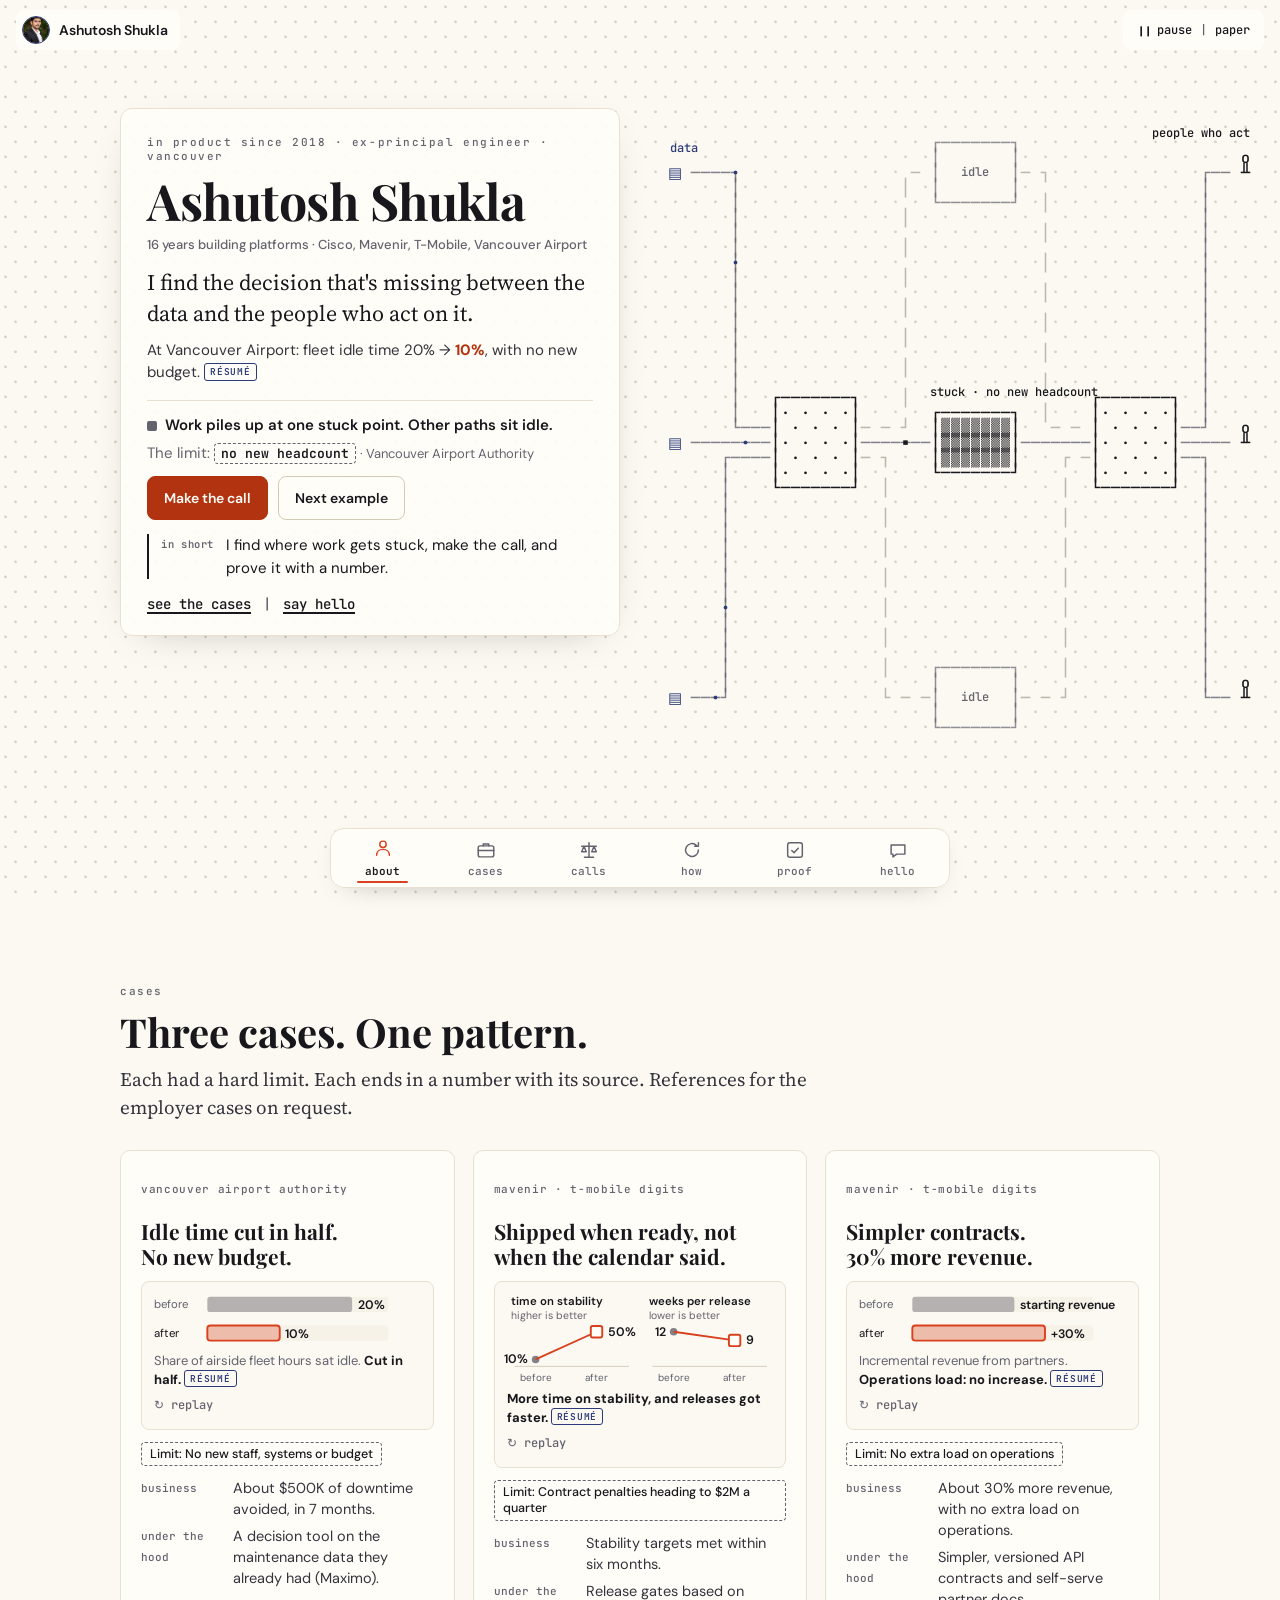
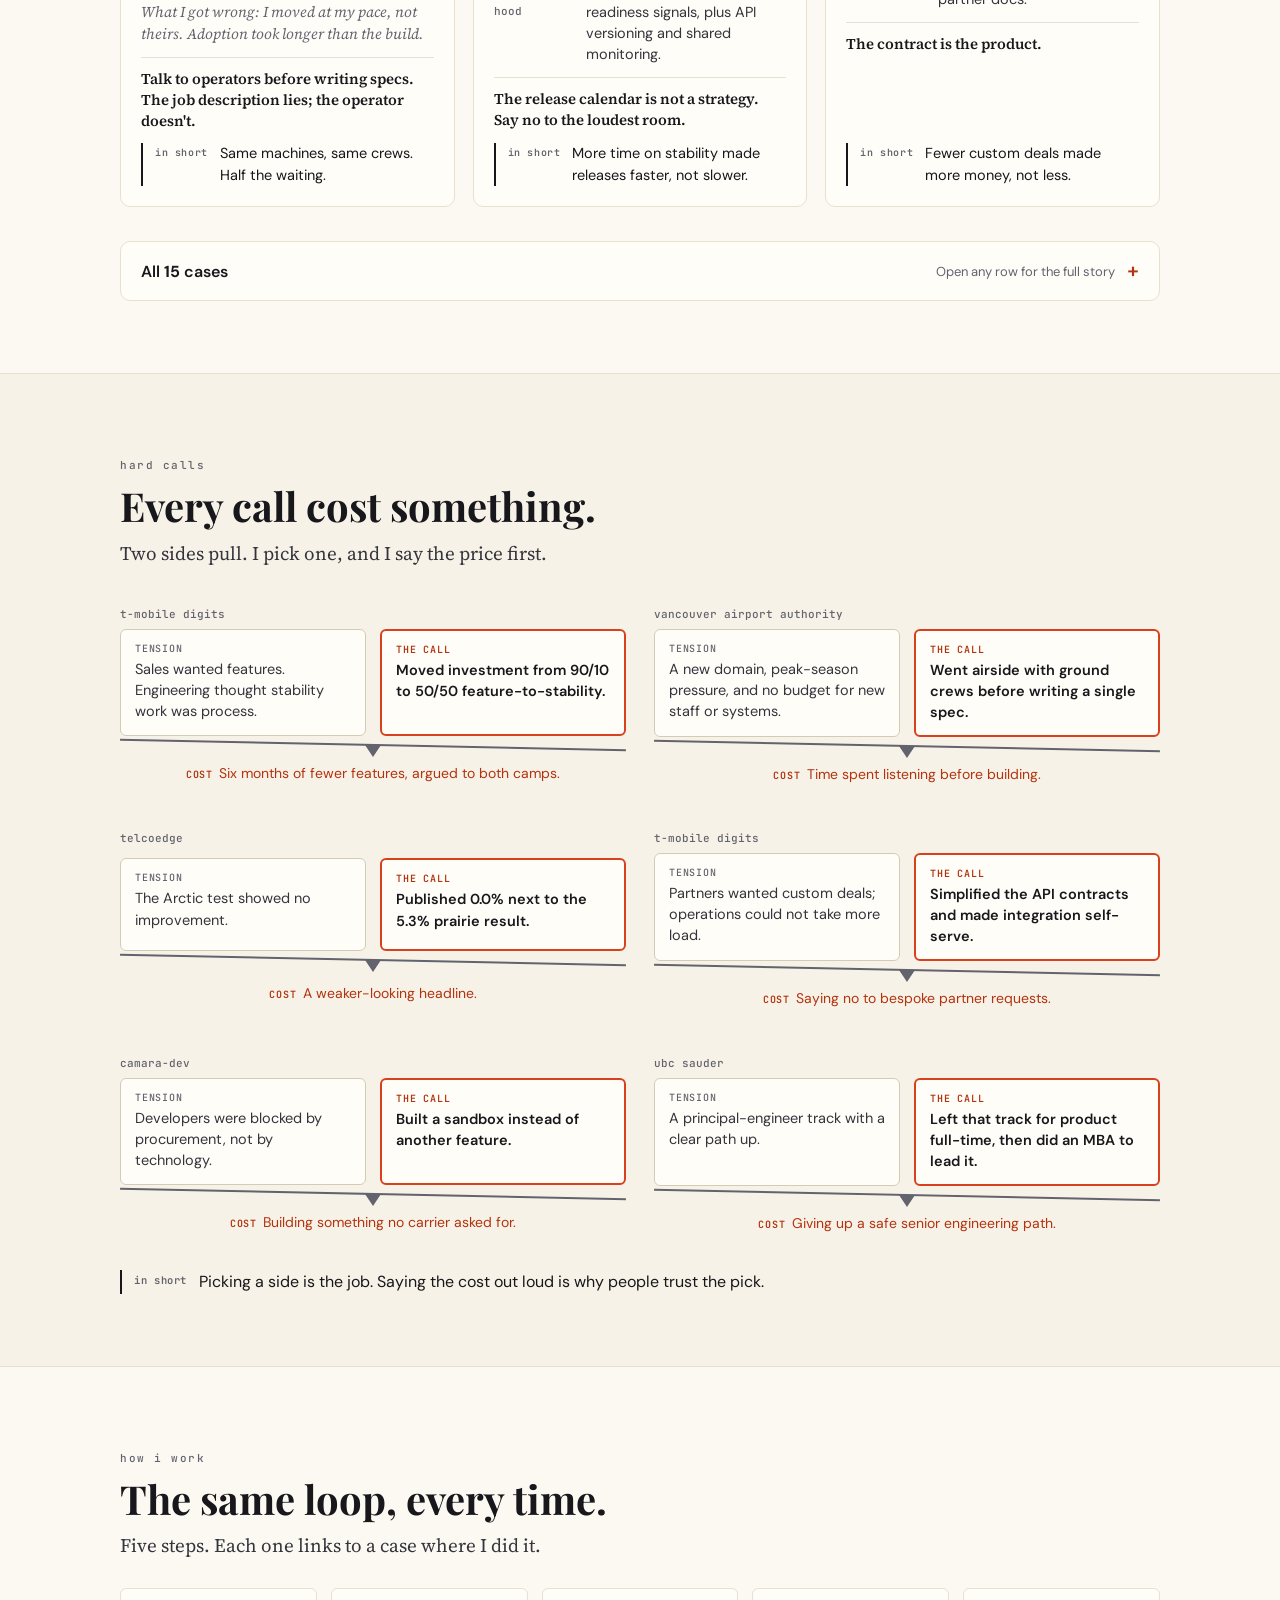
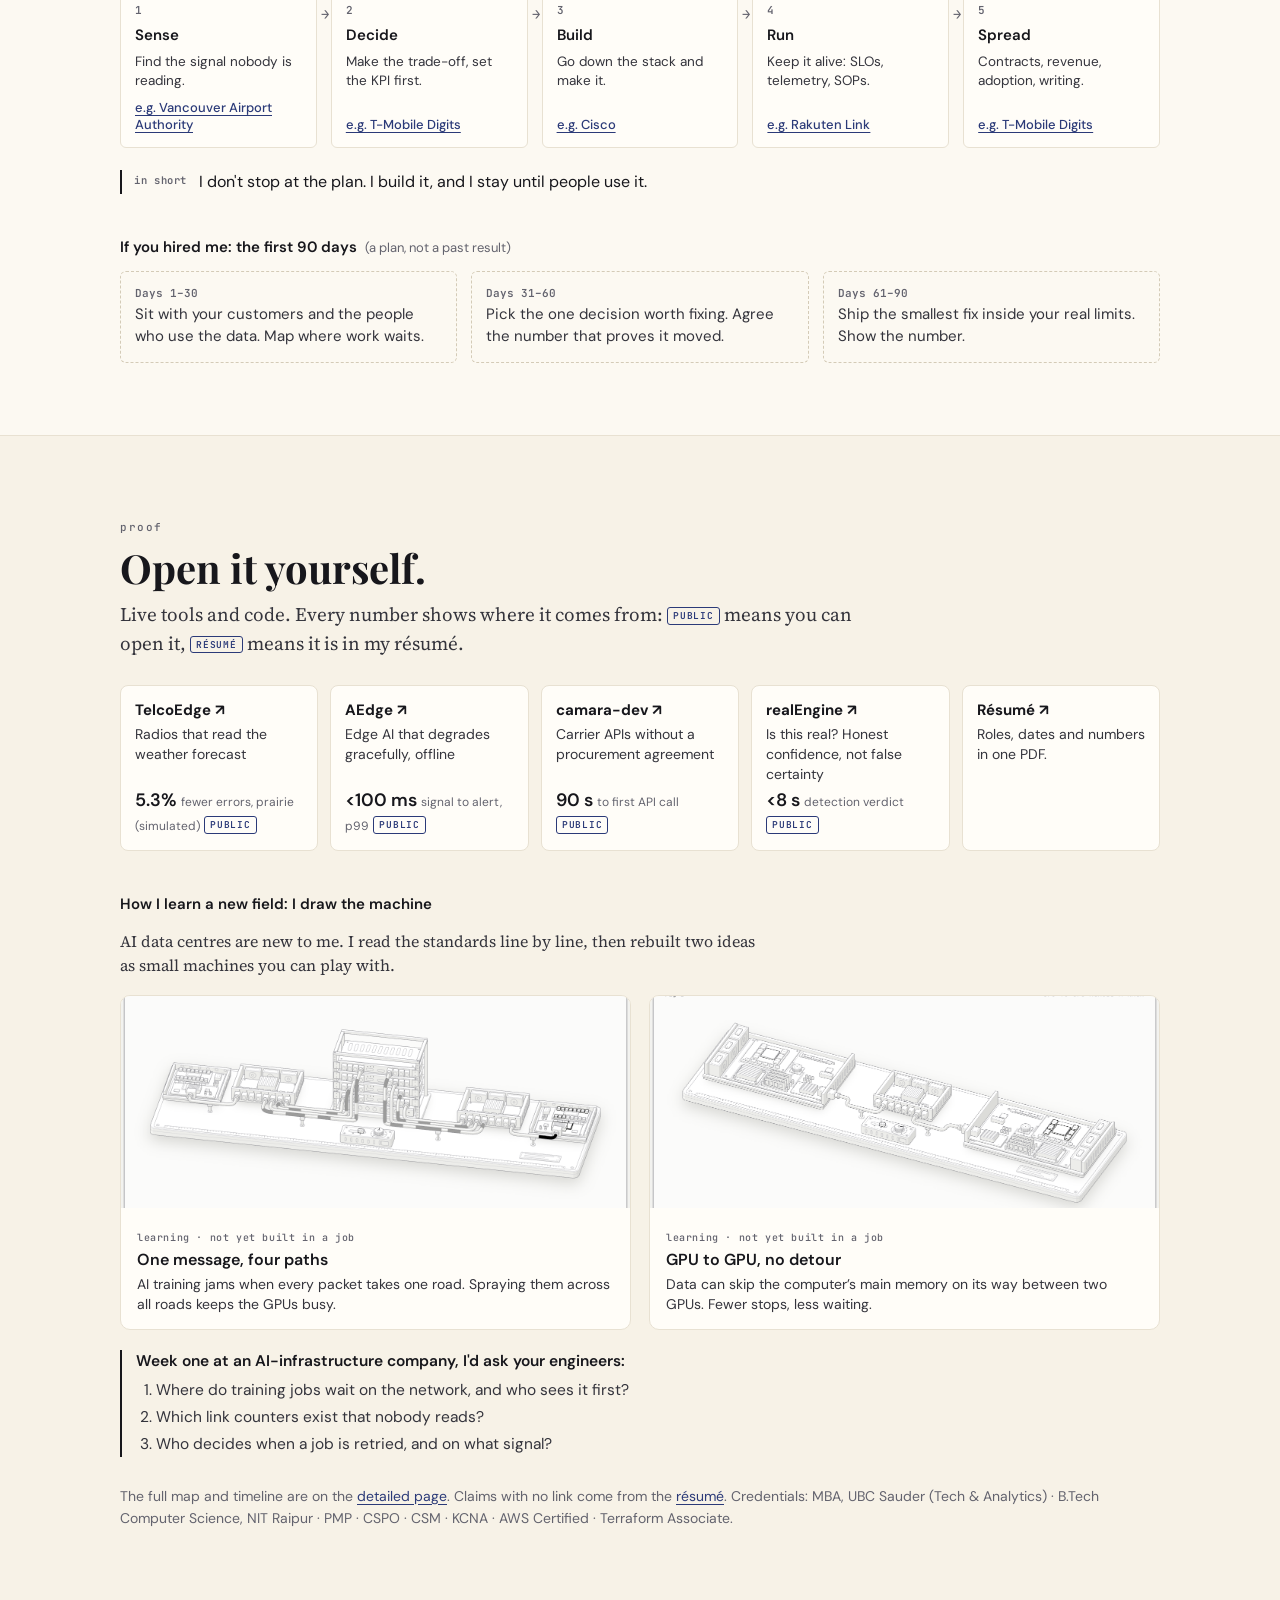
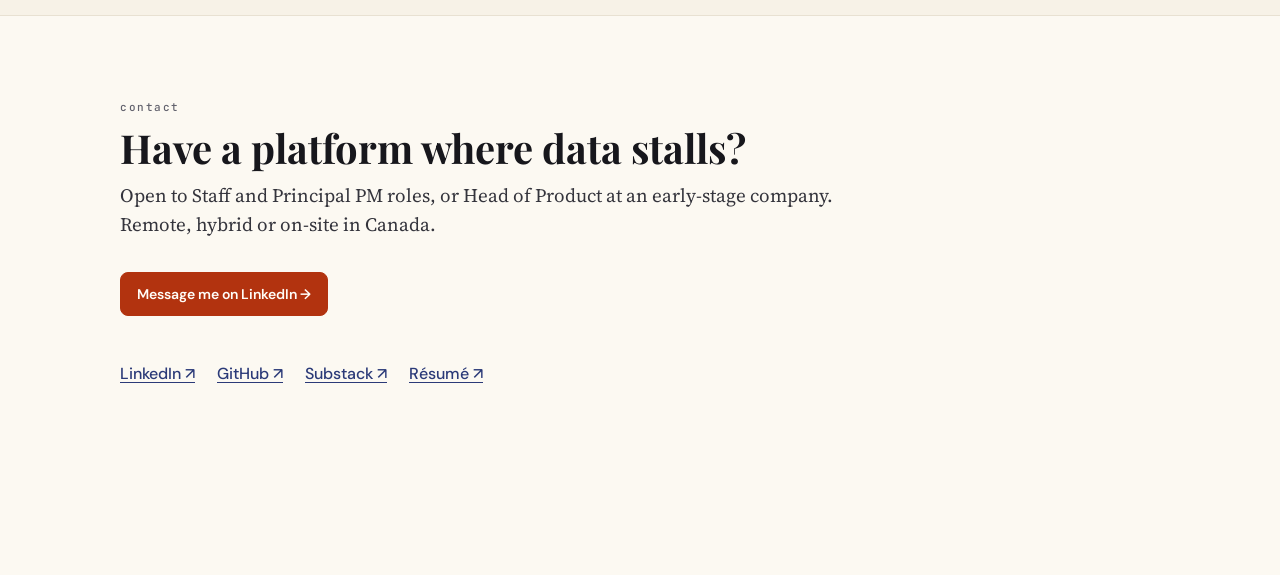
<file: index.html>
<!doctype html>
<html lang="en">
<head>
<meta charset="utf-8">
<meta name="viewport" content="width=device-width, initial-scale=1, viewport-fit=cover">
<title>Ashutosh Shukla · Product leader, engineer by training</title>
<meta name="description" content="Ashutosh Shukla finds the decision that's missing between the data and the people who act on it, then builds it under a hard limit. Product leader, engineer by training, Vancouver. Every number on the page links to its source.">
<meta property="og:title" content="Ashutosh Shukla · Product leader, engineer by training">
<meta property="og:description" content="Data gets stuck. One decision clears it. Three cases, six hard calls, every number sourced.">
<meta property="og:image" content="https://kachajugaad.github.io/headshot.jpg">
<meta property="og:url" content="https://kachajugaad.github.io/">
<meta property="og:type" content="website">
<meta name="twitter:card" content="summary">
<link rel="icon" href="favicon.svg">
<link rel="me" href="https://linkedin.com/in/ashutoshukla"><link rel="me" href="https://github.com/KachaJugaad">
<link rel="describedby" type="text/plain" href="llms.txt">
<link rel="preconnect" href="https://fonts.googleapis.com"><link rel="preconnect" href="https://fonts.gstatic.com" crossorigin>
<link href="https://fonts.googleapis.com/css2?family=Playfair+Display:ital,wght@0,600;0,700;1,400&family=DM+Sans:wght@400;500;600&family=Source+Serif+4:ital,opsz,wght@0,8..60,400;0,8..60,600;1,8..60,400&family=JetBrains+Mono:wght@400;500;600&display=swap" rel="stylesheet">
<link rel="stylesheet" href="assets/v4.css">
<script>try{var t=localStorage.getItem("theme");if(t)document.documentElement.dataset.theme=t}catch(e){}</script>
<meta name="theme-color" content="#FCF9F2" media="(prefers-color-scheme: light)"><meta name="theme-color" content="#121218" media="(prefers-color-scheme: dark)">
</head>
<body>
<a class="skip" href="#cases">Skip to the cases</a>

<header class="bar">
  <a class="brand" href="#about"><img src="headshot.jpg" alt="" width="28" height="28">Ashutosh Shukla</a>
  <div class="controls">
    <button type="button" id="pause" aria-pressed="false"><span class="ic" aria-hidden="true">❙❙</span><span class="lbl">pause</span></button>
    <span class="pipe" aria-hidden="true">|</span>
    <button type="button" id="theme" aria-label="Change reading theme"><span class="lbl">paper</span></button>
  </div>
</header>

<main>
<section class="hero" id="about" data-sim data-sec>
  <canvas aria-hidden="true"></canvas>
  <div class="card" data-sim-avoid>
    <p class="kick" id="title">In product since 2018 · ex-Principal Engineer · Vancouver</p>
    <h1>Ashutosh Shukla</h1>
    <p class="since"><span id="since"></span> · Cisco, Mavenir, T-Mobile, Vancouver Airport</p>
    <p class="line" id="line">I find the decision that's missing between the data and the people who act on it.</p>
    <p class="eg" id="eg"></p>
    <div class="live" aria-live="polite">
      <p class="live-what"><span class="dot" aria-hidden="true"></span><span id="live-state">Work piles up at one stuck point. Other paths sit idle.</span></p>
      <p class="live-limit">The limit: <b id="live-limit">no new headcount</b> <span class="from" id="live-from"></span></p>
      <p class="live-num" id="live-num" hidden></p>
      <div class="live-actions"><button type="button" class="btn primary" id="decide">Make the call</button><button type="button" class="btn" id="another">Next example</button></div>
    </div>
    <p class="so" id="hero-so"><b>In short</b><span>I find where work gets stuck, make the call, and prove it with a number.</span></p>
    <p class="ctas"><a href="#cases">see the cases</a><span aria-hidden="true">|</span><a href="#contact">say hello</a></p>
  </div>
</section>

<section class="sec" id="cases" data-sec>
  <div class="wrap">
    <p class="kick">Cases</p>
    <h2>Three cases. One pattern.</h2>
    <p class="lede">Each had a hard limit. Each ends in a number with its source. References for the employer cases on request.</p>
    <!-- TODO(ashutosh): confirm references are available on request; add a public artifact for one employer number if you can -->
    <div class="cards" id="featured"></div>
    <details class="all" id="all">
      <summary><span>All <b id="all-count"></b> cases</span><small>Open any row for the full story</small></summary>
      <ol class="rows" id="rows"></ol>
    </details>
  </div>
</section>

<section class="sec alt" id="calls" data-sec>
  <div class="wrap">
    <p class="kick">Hard calls</p>
    <h2>Every call cost something.</h2>
    <p class="lede">Two sides pull. I pick one, and I say the price first.</p>
    <div class="balances" id="balances"></div>
    <p class="so"><b>In short</b><span>Picking a side is the job. Saying the cost out loud is why people trust the pick.</span></p>
  </div>
</section>

<section class="sec" id="how" data-sec>
  <div class="wrap">
    <p class="kick">How I work</p>
    <h2>The same loop, every time.</h2>
    <p class="lede">Five steps. Each one links to a case where I did it.</p>
    <ol class="loop" id="loop"></ol>
    <p class="so"><b>In short</b><span>I don't stop at the plan. I build it, and I stay until people use it.</span></p>
    <h3>If you hired me: the first 90 days <small class="planlbl">(a plan, not a past result)</small></h3>
    <ol class="plan" id="plan"></ol>
  </div>
</section>

<section class="sec alt" id="proof" data-sec>
  <div class="wrap">
    <p class="kick">Proof</p>
    <h2>Open it yourself.</h2>
    <p class="lede">Live tools and code. Every number shows where it comes from: <span class="conf P">public</span> means you can open it, <span class="conf R">résumé</span> means it is in my résumé.</p>
    <div class="tiles" id="tiles"></div>
    <h3>How I learn a new field: I draw the machine</h3>
    <p class="lede small-lede">AI data centres are new to me. I read the standards line by line, then rebuilt two ideas as small machines you can play with.</p>
    <div class="figs" id="figs"></div>
    <div class="weekone" id="weekone"></div>
    <p class="small">The full map and timeline are on the <a href="v2/#map">detailed page</a>. Claims with no link come from the <a href="Ashutosh_Shukla_Resume.pdf">résumé</a>. <span id="creds"></span></p>
  </div>
</section>

<section class="sec" id="contact" data-sec>
  <div class="wrap">
    <p class="kick">Contact</p>
    <h2>Have a platform where data stalls?</h2>
    <p class="lede">Open to Staff and Principal PM roles, or Head of Product at an early-stage company. Remote, hybrid or on-site in Canada.</p>
    <p><a class="btn primary cta" href="https://linkedin.com/in/ashutoshukla">Message me on LinkedIn →</a></p>
    <!-- TODO(ashutosh): add a booking link (20 min) next to this button when you have one -->
    <p class="email" id="email" hidden></p>
    <!-- TODO(ashutosh): set EVIDENCE.person.email to the public address; it renders here as plain text -->
    <p class="links" id="links"></p>
  </div>
</section>
</main>

<nav class="dock" aria-label="Sections">
  <a href="#about" data-to="about"><svg viewBox="0 0 24 24" aria-hidden="true"><circle cx="12" cy="8" r="3.5"/><path d="M5 20c0-3.9 3.1-6.5 7-6.5s7 2.6 7 6.5"/></svg><span>about</span></a>
  <a href="#cases" data-to="cases"><svg viewBox="0 0 24 24" aria-hidden="true"><rect x="3.5" y="7.5" width="17" height="12" rx="2"/><path d="M9 7.5V5.5h6v2M3.5 12.5h17"/></svg><span>cases</span></a>
  <a href="#calls" data-to="calls"><svg viewBox="0 0 24 24" aria-hidden="true"><path d="M12 4v16M7 20h10M4 8h16M6.5 8 4 14h5zM17.5 8 15 14h5z"/></svg><span>calls</span></a>
  <a href="#how" data-to="how"><svg viewBox="0 0 24 24" aria-hidden="true"><path d="M19 12a7 7 0 1 1-2.1-5M19 4v4h-4"/></svg><span>how</span></a>
  <a href="#proof" data-to="proof"><svg viewBox="0 0 24 24" aria-hidden="true"><rect x="4" y="4" width="16" height="16" rx="2.5"/><path d="m8.5 12.5 2.5 2.5 4.5-5"/></svg><span>proof</span></a>
  <a href="#contact" data-to="contact"><svg viewBox="0 0 24 24" aria-hidden="true"><path d="M4.5 6.5h15v10h-9l-4 3v-3h-2z"/></svg><span>hello</span></a>
  <i class="mark" aria-hidden="true"></i>
</nav>

<noscript><p class="wrap small">The views need JavaScript. Everything is also in the <a href="Ashutosh_Shukla_Resume.pdf">résumé</a> and on the <a href="v2/">detailed page</a>.</p></noscript>
<script src="assets/evidence.js"></script>
<script src="assets/v4.js"></script>
<script src="assets/sim.js"></script>
</body>
</html>
</file>
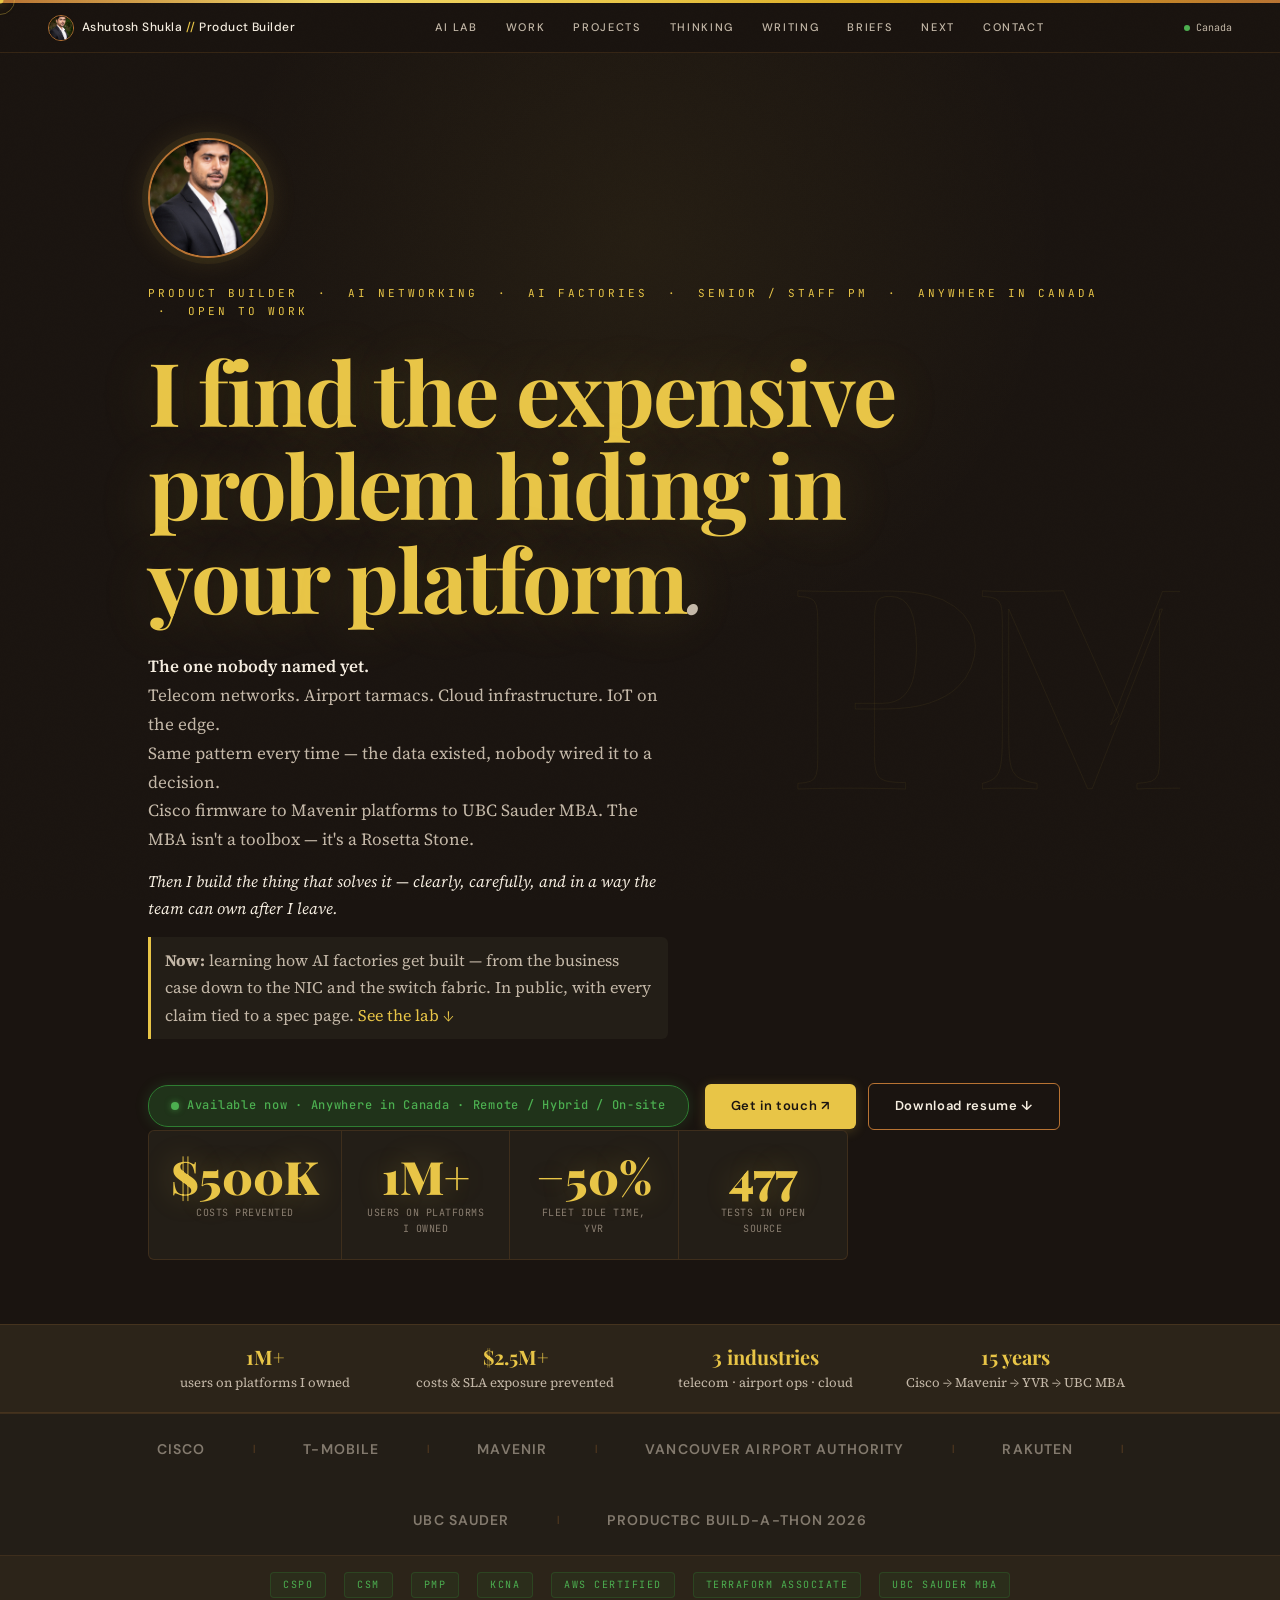
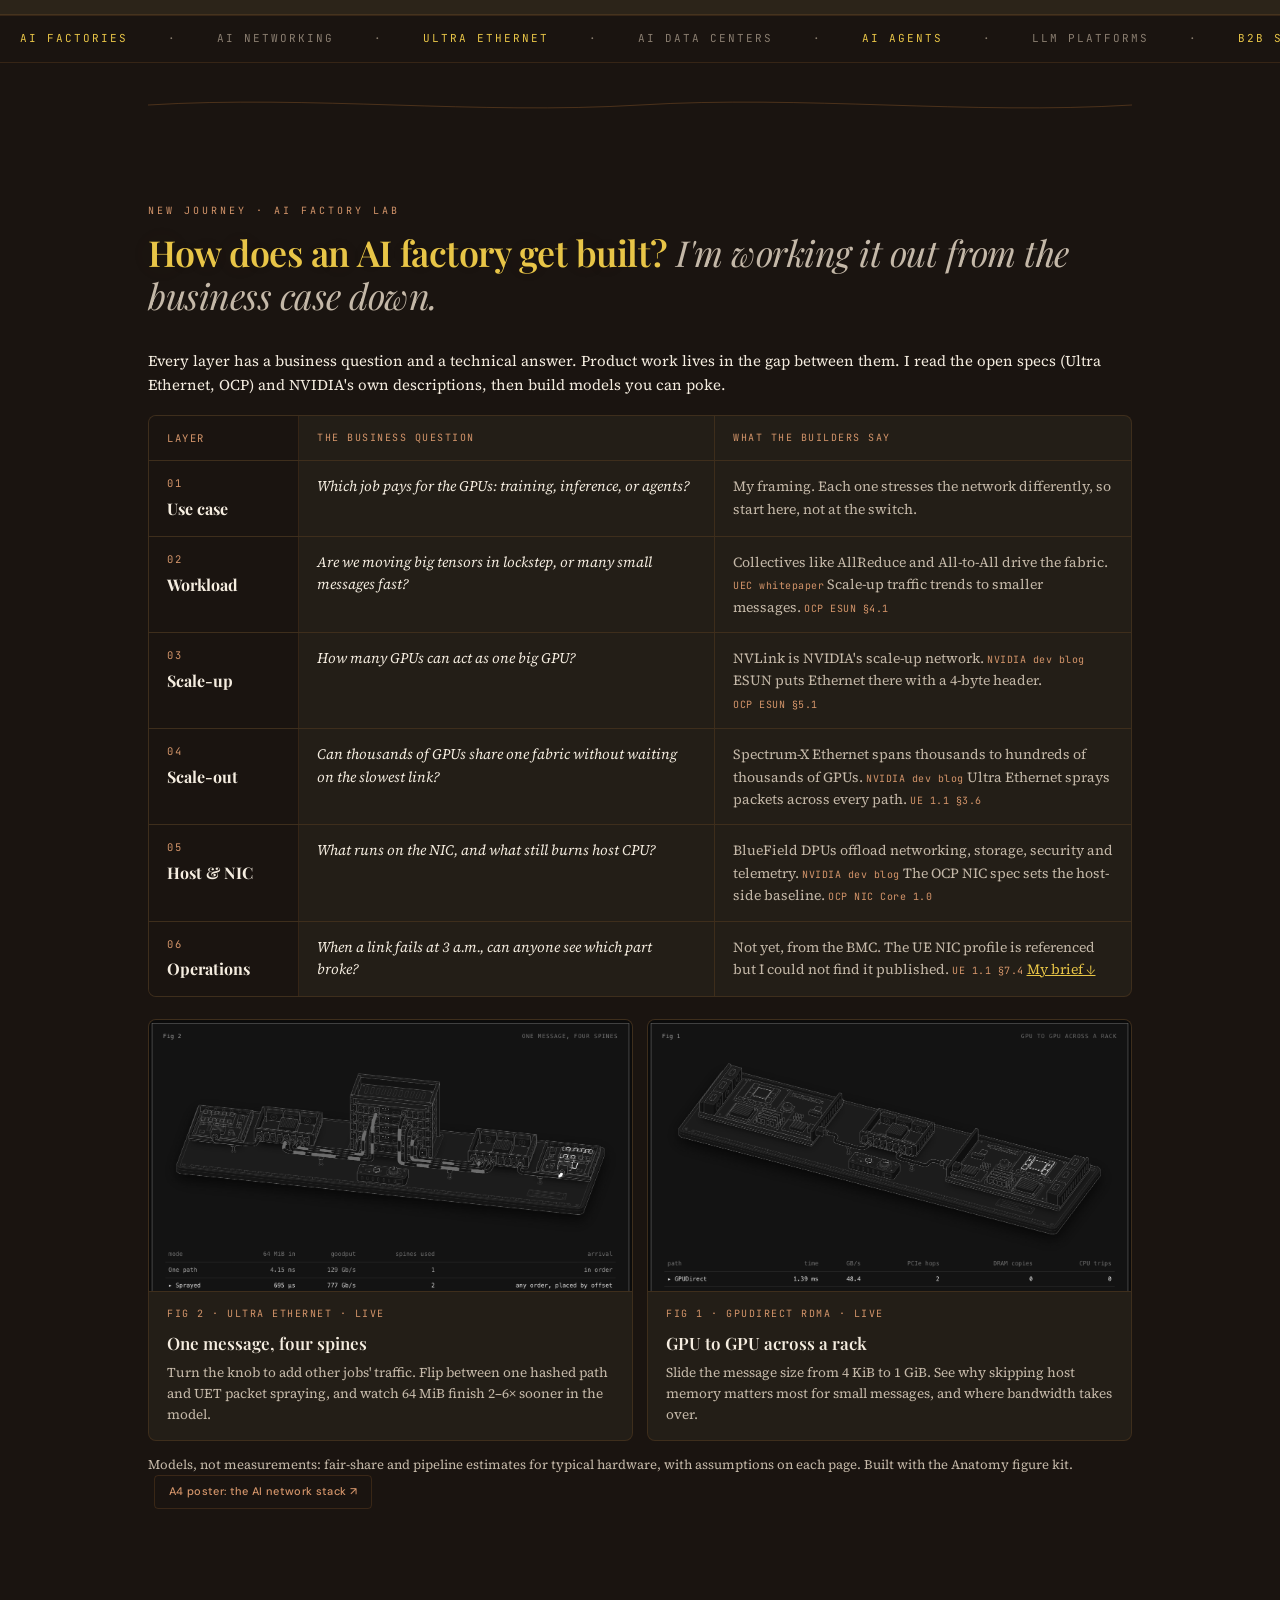
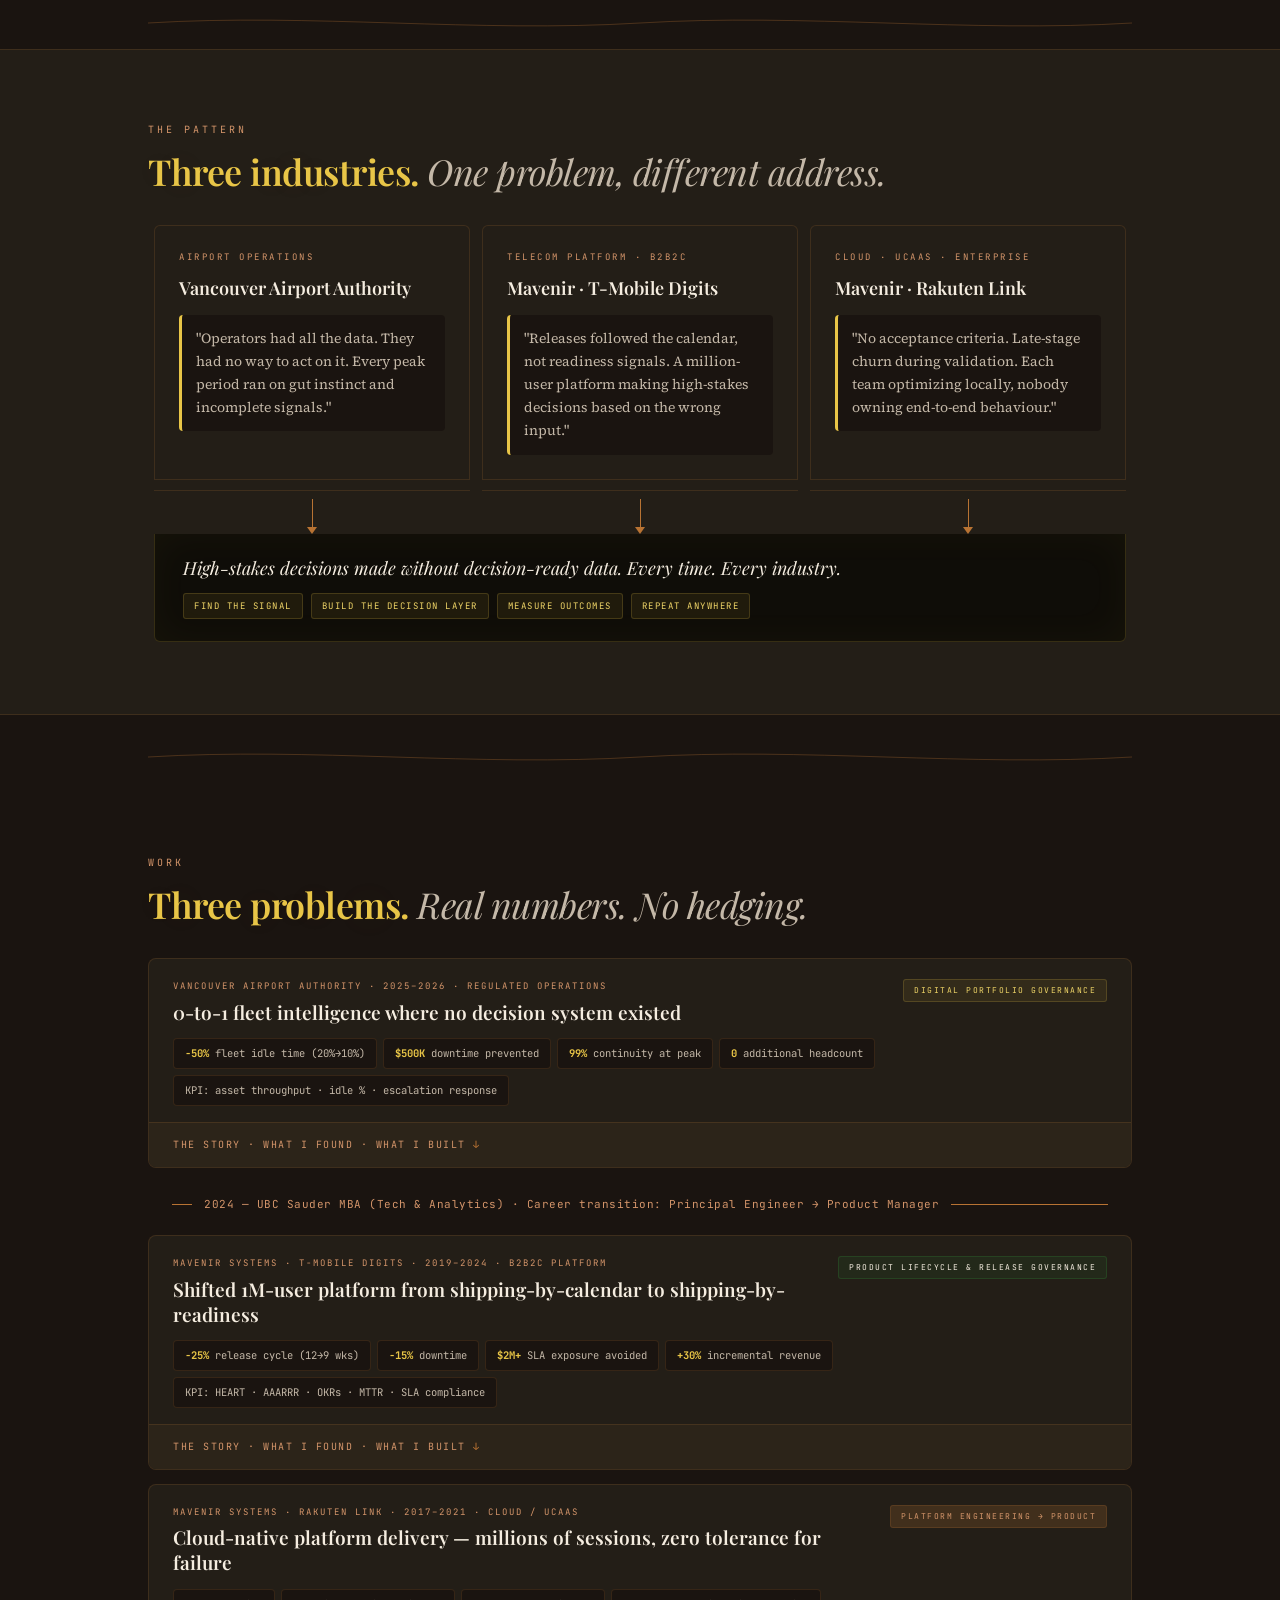
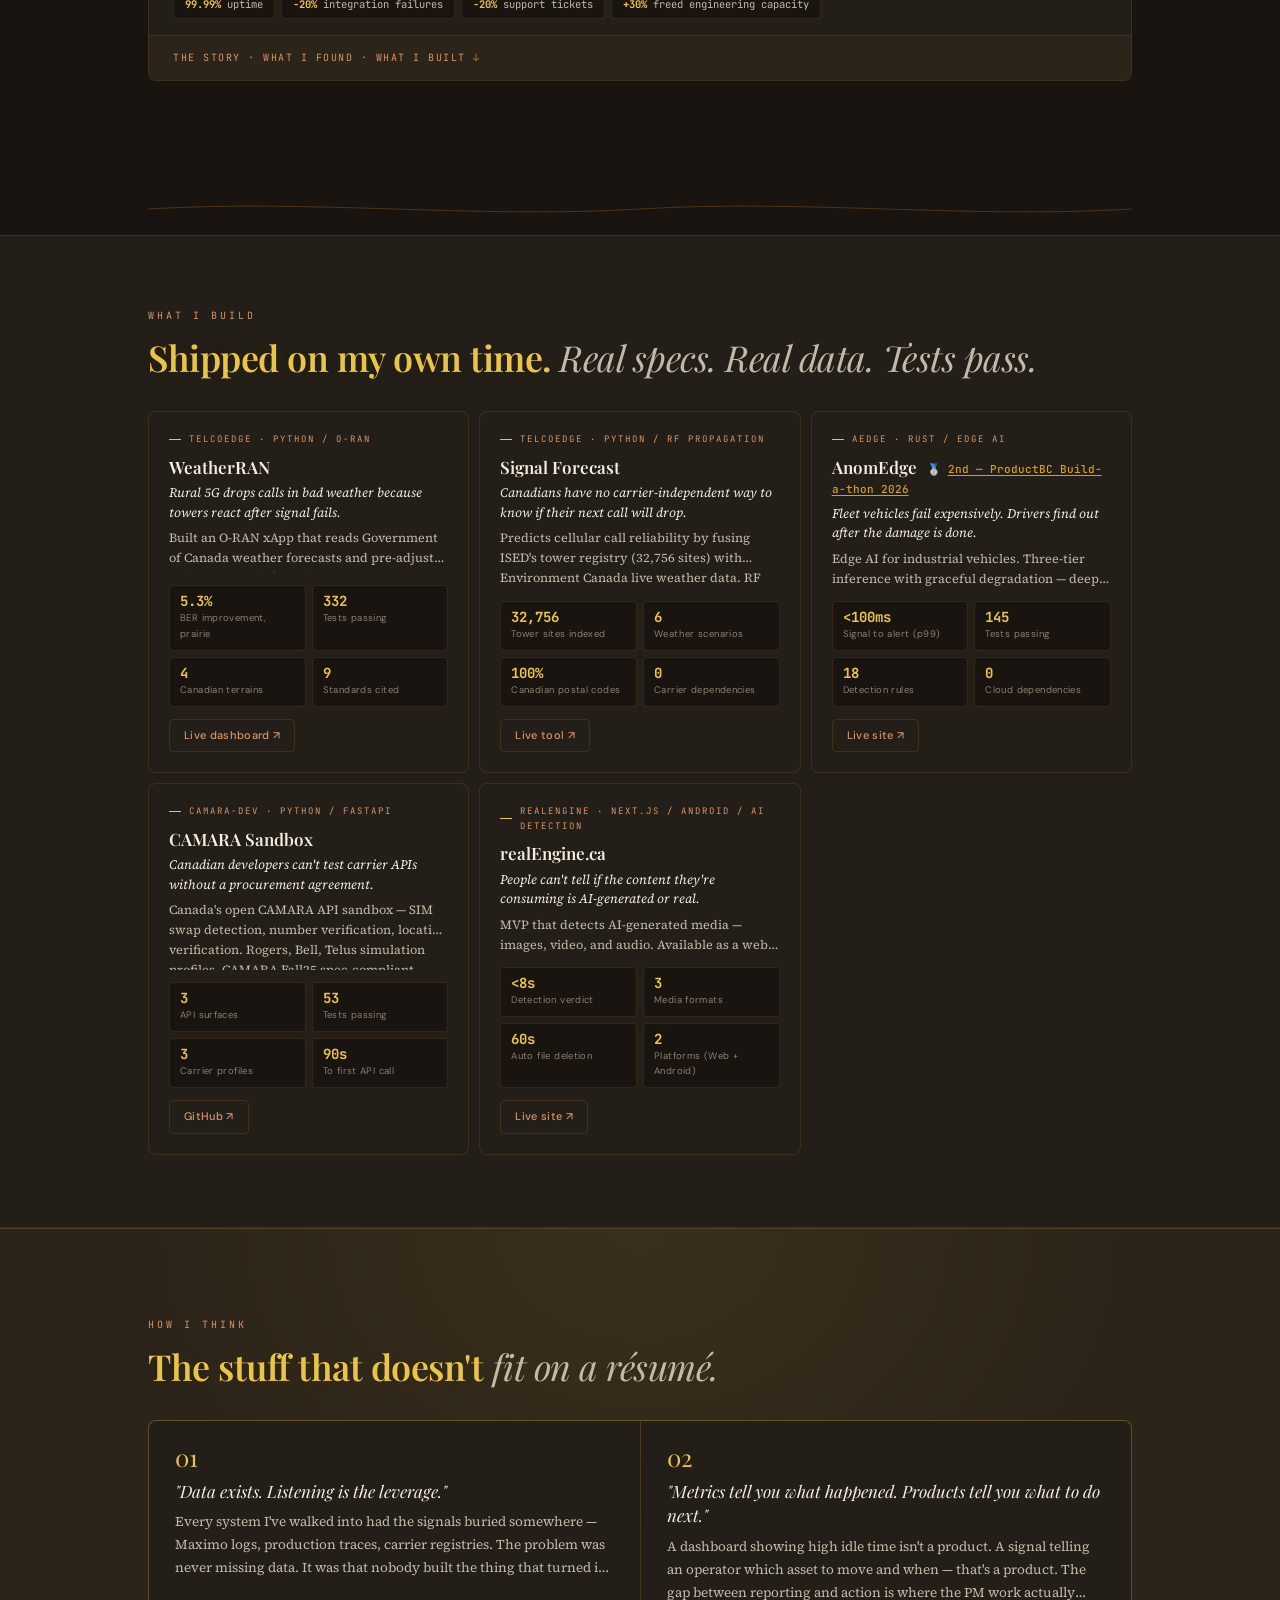
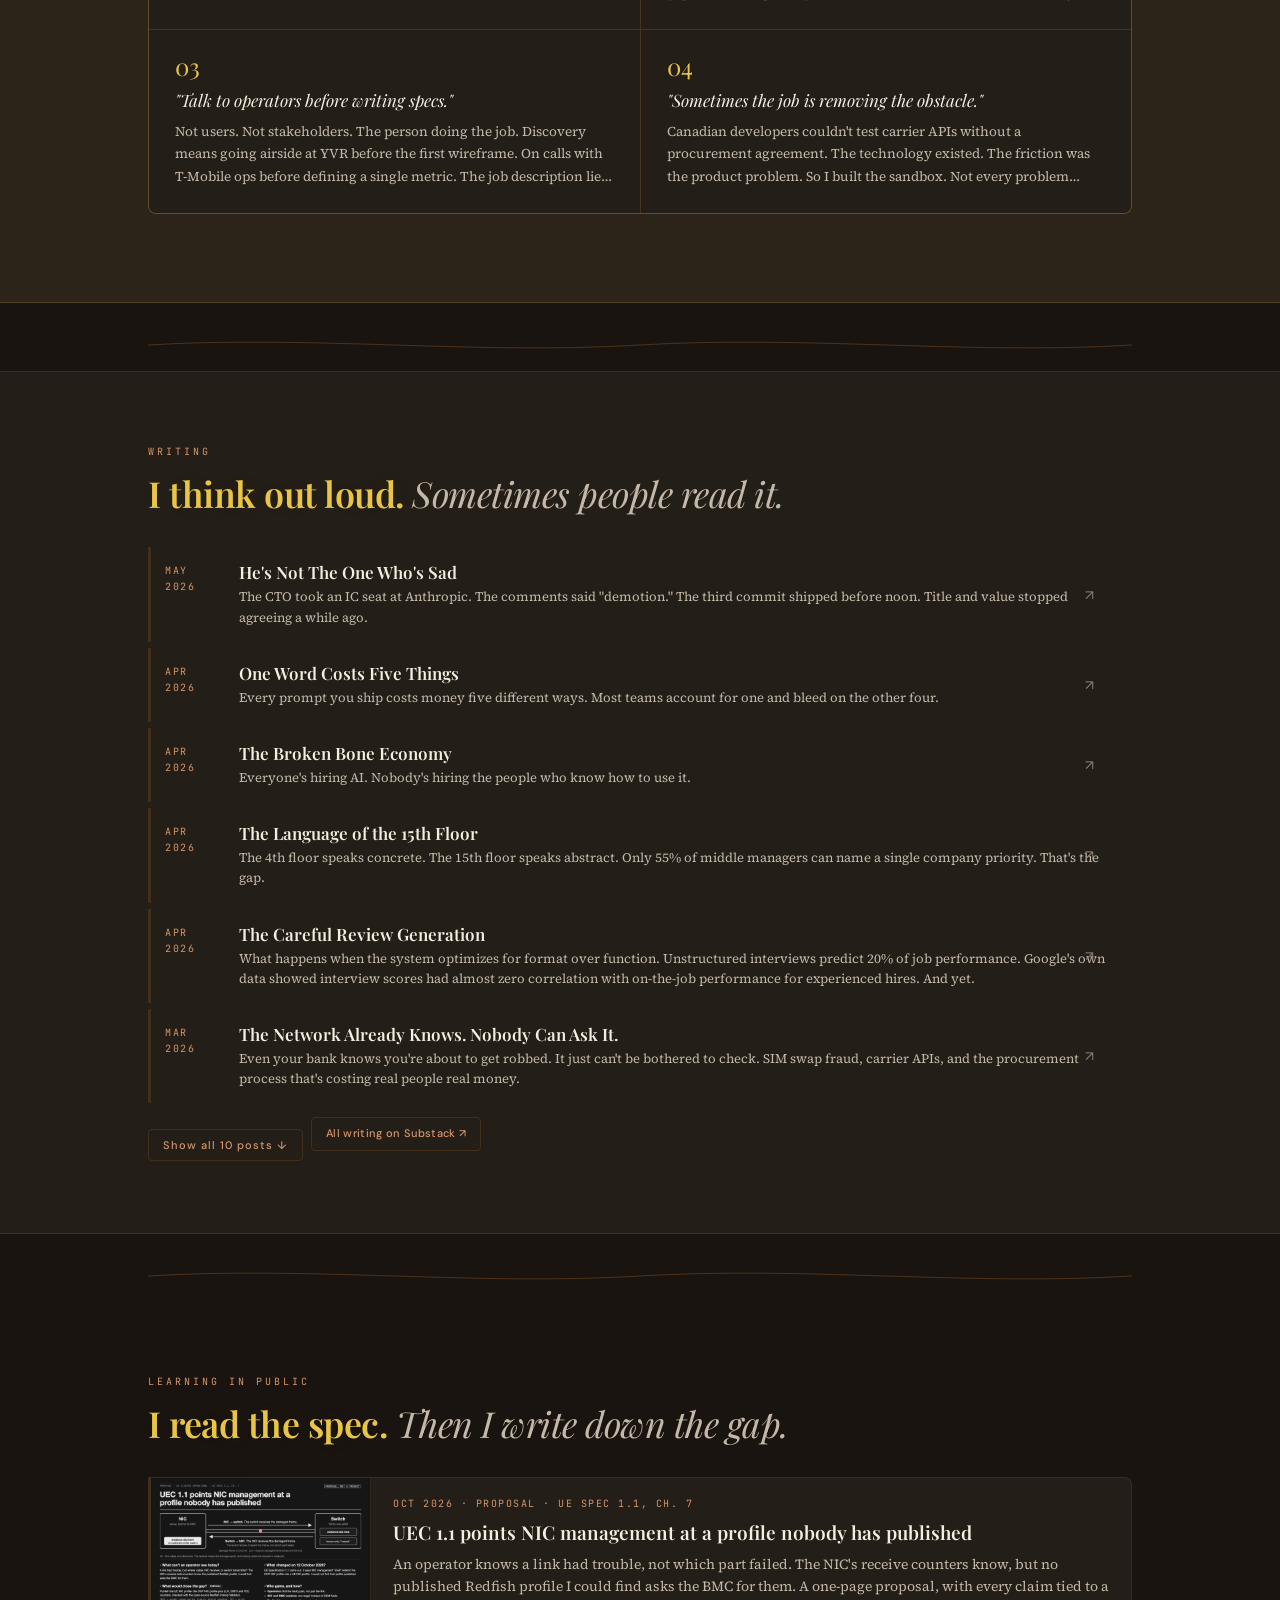
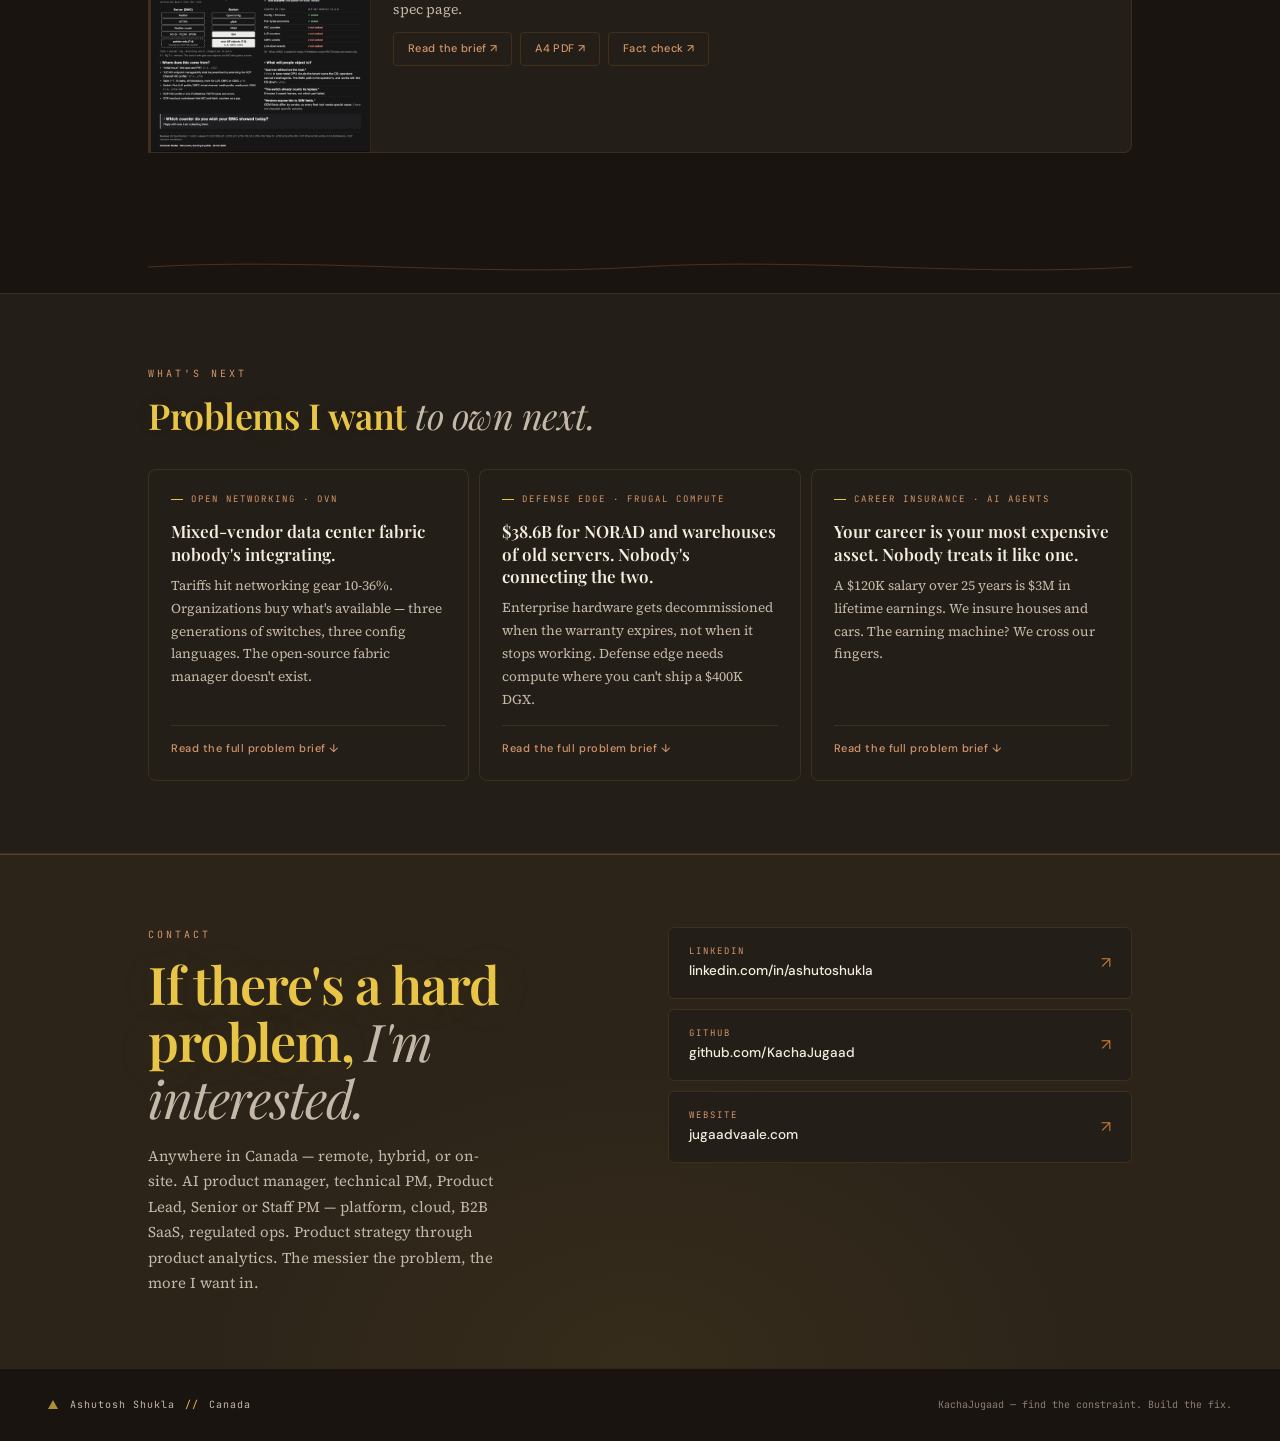
<file: v1/index.html>
<!DOCTYPE html>
<html lang="en">
<head>
<meta name="robots" content="noindex">
<meta charset="UTF-8">
<meta name="viewport" content="width=device-width, initial-scale=1.0">
<title>Ashutosh Shukla — Product Builder · AI Networking & AI Factories · Canada</title>
<meta name="description" content="Ashutosh Shukla — Senior Product Manager, anywhere in Canada. AI product manager with 15 years across telecom, airport operations, cloud infrastructure, and IoT. Technical PM. 0-to-1 builder. UBC Sauder MBA. Open to work, remote Canada.">
<link rel="canonical" href="https://kachajugaad.github.io/">
<meta property="og:title" content="Ashutosh Shukla — Product Builder · AI Networking & AI Factories · Canada">
<meta property="og:description" content="Product builder learning how AI factories get built, from the business case down to the switch fabric. 15 years across B2B SaaS, API platforms, cloud-native telecom, IoT, and regulated ops. Open to work in Canada.">
<meta property="og:image" content="https://kachajugaad.github.io/headshot.jpg">
<meta property="og:url" content="https://kachajugaad.github.io">
<meta property="og:type" content="website">
<meta name="twitter:card" content="summary_large_image">
<meta name="twitter:title" content="Ashutosh Shukla — Product Builder · Canada">
<meta name="twitter:description" content="Product builder learning how AI factories get built, from the business case down to the switch fabric. 15 years across B2B SaaS, API platforms, cloud-native telecom, IoT, and regulated ops. Open to work in Canada.">
<meta name="twitter:image" content="https://kachajugaad.github.io/headshot.jpg">
<meta name="theme-color" content="#1A1410">
<meta name="msapplication-TileColor" content="#1A1410">
<style>html{background:#1A1410}</style>
<link rel="icon" type="image/svg+xml" href="../favicon.svg">
<script type="application/ld+json">
{
  "@context": "https://schema.org",
  "@type": "Person",
  "name": "Ashutosh Shukla",
  "jobTitle": "Senior Product Manager",
  "url": "https://kachajugaad.github.io",
  "sameAs": [
    "https://linkedin.com/in/ashutoshukla",
    "https://github.com/KachaJugaad",
    "https://ashutoshukla.substack.com"
  ],
  "address": {
    "@type": "PostalAddress",
    "addressLocality": "Vancouver",
    "addressRegion": "BC",
    "addressCountry": "CA"
  },
  "knowsAbout": ["AI Product Management", "Technical Product Management", "LLM", "AI Agents", "Agentic AI", "Model Evaluation", "AI Safety", "Responsible AI", "Developer Experience", "API Product Management", "Product-Led Growth", "Product Strategy", "Product Analytics", "Platform Engineering", "B2B SaaS", "IoT", "Telecom", "Kubernetes", "Edge AI", "O-RAN"]
}
</script>
<link rel="preconnect" href="https://fonts.googleapis.com">
<link rel="preconnect" href="https://fonts.gstatic.com" crossorigin>
<link href="https://fonts.googleapis.com/css2?family=Playfair+Display:ital,wght@0,400;0,600;0,700;0,900;1,400;1,700&family=DM+Sans:wght@400;500;600&family=Source+Serif+4:ital,opsz,wght@0,8..60,400;0,8..60,600;1,8..60,400&family=JetBrains+Mono:wght@400;500;700&display=swap" rel="stylesheet">
<style>
*,*::before,*::after{box-sizing:border-box;margin:0;padding:0}
html{scroll-behavior:smooth}
:root{
  /* Warm-dark backgrounds */
  --bg:#1A1410;--bg2:#231E17;--surf:#2C2419;--bg-deep:#0F0D08;
  /* Warm cream text scale */
  --ink:#F5EDE0;--muted:#C4B8A8;--dim:#8A7E70;
  /* Copper borders/dividers */
  --rule:rgba(184,115,51,.18);--copper:#B87333;--copper-light:#D4956A;--copper-muted:rgba(184,115,51,.2);
  /* Sun gold — primary accent */
  --gold:#E8C547;--gold-light:#F0D668;--gold-dark:#D4A017;--gold-glow:rgba(232,197,71,.18);--gold-subtle:rgba(232,197,71,.08);
  /* Forest green — links / interactive */
  --green:#4CAF50;--green-core:#2E7D32;--green-muted:rgba(46,125,50,.3);
  /* Legacy redirects so existing markup recolors automatically */
  --red:#E8C547;--amber:#D4A017;--navy:#0F0D08;
  /* Type stack */
  --display:'Playfair Display',Georgia,serif;
  --serif:'Source Serif 4','Source Serif Pro',Georgia,serif;
  --sans:'DM Sans',system-ui,sans-serif;
  --mono:'JetBrains Mono',monospace;
}
body{background:var(--bg);color:var(--ink);font-family:var(--sans);font-size:15px;line-height:1.6;-webkit-font-smoothing:antialiased;overflow-x:hidden;cursor:none;position:relative}
/* Subtle noise texture — barely perceptible material quality */
body::after{content:'';position:fixed;top:0;left:0;width:100%;height:100%;pointer-events:none;background-image:url("data:image/svg+xml;utf8,<svg xmlns='http://www.w3.org/2000/svg' width='200' height='200'><filter id='n'><feTurbulence type='fractalNoise' baseFrequency='0.9' numOctaves='2' stitchTiles='stitch'/><feColorMatrix values='0 0 0 0 0.6  0 0 0 0 0.5  0 0 0 0 0.3  0 0 0 0.5 0'/></filter><rect width='200' height='200' filter='url(%23n)'/></svg>");opacity:.035;z-index:9999;mix-blend-mode:overlay}

/* HEADSHOT */
.nav-avatar{width:26px;height:26px;border-radius:50%;object-fit:cover;vertical-align:middle;margin-right:8px;border:1.5px solid var(--copper)}
.hero-avatar{width:120px;height:120px;border-radius:50%;object-fit:cover;border:2px solid var(--copper);margin-bottom:20px;box-shadow:0 0 30px rgba(232,197,71,.15),0 0 0 6px rgba(232,197,71,.06);transition:box-shadow .4s}
.hero-avatar:hover{box-shadow:0 0 40px rgba(232,197,71,.25),0 0 0 8px rgba(232,197,71,.1)}

/* AVAILABILITY BADGE */
.avail-badge{display:inline-flex;align-items:center;gap:8px;margin-top:16px;padding:10px 22px;font-family:var(--mono);font-size:12px;font-weight:500;letter-spacing:.06em;color:var(--green);border:1.5px solid var(--green-core);border-radius:20px;background:var(--green-muted);box-shadow:0 0 14px rgba(76,175,80,.18)}
.avail-badge::before{content:'';width:8px;height:8px;border-radius:50%;background:var(--green);animation:pulse 2s infinite;box-shadow:0 0 6px rgba(76,175,80,.6)}
@keyframes pulse{0%,100%{opacity:1;transform:scale(1)}50%{opacity:.4;transform:scale(.8)}}

/* HERO CTA — gold primary */
.hero-cta{display:inline-block;margin-top:16px;margin-left:12px;padding:12px 26px;font-family:var(--sans);font-size:13px;font-weight:600;letter-spacing:.05em;color:var(--bg);background:var(--gold);border-radius:6px;text-decoration:none;transition:background .25s,transform .25s,box-shadow .25s;box-shadow:0 2px 12px rgba(232,197,71,.22)}
.hero-cta:hover{background:var(--gold-light);transform:translateY(-1px);box-shadow:0 4px 22px rgba(232,197,71,.35)}
.hero-cta.secondary{background:transparent;color:var(--ink);border:1px solid var(--copper);box-shadow:none}
.hero-cta.secondary:hover{background:transparent;border-color:var(--gold);color:var(--gold);box-shadow:0 0 20px rgba(232,197,71,.12)}

/* LEADERSHIP STRIP — VP credibility signal */
.lead-strip{border-top:1px solid var(--rule);border-bottom:1px solid var(--rule);padding:20px 0;background:var(--surf)}
.lead-strip .wrap{display:grid;grid-template-columns:repeat(4,1fr);gap:16px;text-align:center}
.lead-item{font-family:var(--serif);font-size:13px;color:var(--muted);line-height:1.5}
.lead-item b{display:block;font-family:var(--display);font-size:20px;font-weight:700;color:var(--gold);line-height:1.2;margin-bottom:4px}
@media(max-width:720px){.lead-strip .wrap{grid-template-columns:1fr 1fr}}

/* MOBILE FLOATING CTA */
.mobile-cta{display:none}
@media(max-width:720px){
  .mobile-cta{display:flex;position:fixed;bottom:0;left:0;right:0;z-index:200;padding:12px 16px;gap:8px;background:rgba(26,20,16,.96);backdrop-filter:blur(12px);border-top:1px solid var(--rule);box-shadow:0 -4px 20px rgba(0,0,0,.3)}
  .mobile-cta a{flex:1;text-align:center;padding:12px 0;font-family:var(--sans);font-size:13px;font-weight:600;border-radius:6px;text-decoration:none;letter-spacing:.03em}
  .mobile-cta .m-primary{background:var(--gold);color:var(--bg)}
  .mobile-cta .m-secondary{background:transparent;color:var(--ink);border:1px solid var(--copper)}
  body{padding-bottom:64px}
}

/* LOGO STRIP */
.logo-strip{border-top:1px solid var(--rule);border-bottom:1px solid var(--rule);background:var(--bg2);padding:24px 0}
.logo-strip .wrap{display:flex;align-items:center;justify-content:center;gap:48px;flex-wrap:wrap}
.logo-item{font-family:var(--sans);font-size:14px;font-weight:600;letter-spacing:.08em;color:var(--muted);text-transform:uppercase;white-space:nowrap;opacity:.6;transition:opacity .25s,color .25s}
.logo-item:hover{opacity:1;color:var(--gold)}
.logo-sep{color:var(--copper);opacity:.4;font-size:10px}

/* CREDS STRIP */
.creds-strip{border-bottom:1px solid var(--rule);padding:16px 0;background:var(--surf)}
.creds-strip .wrap{display:flex;align-items:center;justify-content:center;gap:18px;flex-wrap:wrap}
.cred{font-family:var(--mono);font-size:10px;letter-spacing:1.5px;text-transform:uppercase;color:var(--green);padding:4px 12px;border:1px solid var(--green-muted);border-radius:4px;background:rgba(46,125,50,.1);white-space:nowrap;transition:border-color .2s,color .2s,background .2s}
.cred:hover{border-color:var(--green);color:var(--green-light);background:rgba(76,175,80,.15)}

/* TESTIMONIALS */
.tquote-grid{display:grid;grid-template-columns:1fr 1fr;gap:1px;background:var(--rule);border:1px solid var(--rule);border-radius:6px;overflow:hidden}
.tquote{background:var(--bg2);padding:28px 30px;transition:background .15s}
.tquote:hover{background:var(--surf)}
.tquote blockquote{font-family:var(--display);font-style:italic;font-size:17px;line-height:1.55;color:var(--ink);margin-bottom:14px}
.tquote cite{font-family:var(--mono);font-size:10px;letter-spacing:1px;color:var(--muted);font-style:normal;display:block}
.tquote cite strong{color:var(--ink);font-weight:500}

/* CURSOR */
#cur,#ring{position:fixed;pointer-events:none;z-index:10000;border-radius:50%;transform:translate(-50%,-50%)}
#cur{width:7px;height:7px;background:var(--gold);transition:width .15s,height .15s,background .15s;box-shadow:0 0 12px rgba(232,197,71,.5)}
#ring{width:30px;height:30px;border:1px solid rgba(232,197,71,.35);transition:width .2s,height .2s}
body:has(a:hover) #cur{width:11px;height:11px;background:var(--gold-light)}
body:has(a:hover) #ring{width:42px;height:42px;border-color:rgba(232,197,71,.55)}
@media(hover:none){#cur,#ring{display:none}body{cursor:auto}}

/* NAV */
nav{position:sticky;top:3px;z-index:100;display:flex;align-items:center;justify-content:space-between;padding:0 48px;height:50px;background:rgba(26,20,16,.92);backdrop-filter:blur(14px);border-bottom:1px solid var(--rule)}
.nav-name{font-family:var(--sans);font-size:12px;font-weight:500;letter-spacing:.04em;color:var(--ink)}
.nav-name em{color:var(--gold);font-style:normal}
.nav-links{display:flex;gap:28px}
.nav-links a{font-family:var(--sans);font-size:11px;font-weight:500;letter-spacing:.15em;text-transform:uppercase;color:var(--muted);text-decoration:none;transition:color .2s}
.nav-links a:hover{color:var(--gold)}
.nav-dot{display:flex;align-items:center;gap:6px;font-family:var(--mono);font-size:10px;color:var(--muted)}
.dot{width:6px;height:6px;border-radius:50%;background:var(--green);animation:pulse 2.5s ease-in-out infinite}
@keyframes pulse{0%,100%{box-shadow:0 0 0 0 rgba(76,175,80,.5)}50%{box-shadow:0 0 0 4px rgba(76,175,80,0)}}

/* HERO */
.hero{padding:88px 48px 64px;max-width:1080px;margin:0 auto;position:relative;overflow:hidden}
.hero::before{content:'';position:absolute;top:-20%;left:50%;transform:translateX(-50%);width:85%;height:70%;background:radial-gradient(ellipse at center,rgba(232,197,71,.055) 0%,transparent 65%);pointer-events:none;z-index:0}
.hero>*{position:relative;z-index:1}
.hero-watermark{position:absolute;right:-60px;top:50%;transform:translateY(-55%);font-family:var(--display);font-size:clamp(160px,22vw,280px);font-weight:900;color:transparent;-webkit-text-stroke:1px rgba(232,197,71,.06);line-height:1;user-select:none;pointer-events:none;letter-spacing:-4px;z-index:0}
.hero-kicker{font-family:var(--mono);font-size:11px;letter-spacing:3px;text-transform:uppercase;color:var(--copper-light);margin-bottom:24px;opacity:0;animation:up .5s .1s forwards}
.hero-kicker:first-of-type{color:var(--gold)}
.hero h1{font-family:var(--display);font-size:clamp(42px,7vw,88px);font-weight:700;line-height:1.06;letter-spacing:-2px;margin-bottom:28px;opacity:0;animation:up .6s .2s forwards;color:var(--gold);text-shadow:0 0 60px rgba(232,197,71,.18)}
.hero h1 i{font-style:italic;font-weight:400;color:var(--muted);text-shadow:none}
#rword{color:var(--gold);display:inline-block;transition:opacity .25s,transform .25s;font-style:normal;font-weight:700}
#rword.out{opacity:0;transform:translateY(-10px)}
.hero-body{max-width:520px;font-family:var(--serif);font-size:17px;line-height:1.7;color:var(--muted);margin-bottom:28px;font-weight:400;opacity:0;animation:up .6s .4s forwards}
.hero-body strong{color:var(--ink);font-weight:600}
.hero-body .secondary{display:block;margin-top:14px;color:var(--ink);font-style:italic;font-size:16px}

/* STATS */
.stats{display:grid;grid-template-columns:repeat(4,1fr);gap:0;border:1px solid var(--rule);border-radius:6px;overflow:hidden;max-width:700px;opacity:0;animation:up .5s .55s forwards;background:var(--bg2)}
.stat{padding:22px 22px;border-right:1px solid var(--rule);text-align:center}
.stat:last-child{border-right:none}
.stat-n{font-family:var(--display);font-size:clamp(32px,5vw,46px);font-weight:900;color:var(--gold);line-height:1;text-shadow:0 0 30px rgba(232,197,71,.25)}
.stat-l{font-family:var(--mono);font-size:10px;letter-spacing:.5px;color:var(--dim);margin-top:6px;text-transform:uppercase}

/* SCROLL HINT — hidden */
.hint{display:none}

/* TOP ACCENT BAR — golden hour gradient */
body::before{content:'';position:fixed;top:0;left:0;right:0;height:3px;background:linear-gradient(90deg,var(--copper),var(--gold-light),var(--gold),var(--gold-dark),var(--copper));z-index:101}
@keyframes up{to{opacity:1;transform:translateY(0)}}

/* DOMAIN STRIP */
.domain-strip{border-top:1px solid var(--rule);border-bottom:1px solid var(--rule);padding:14px 0;overflow:hidden;background:var(--bg)}
.domain-track{display:flex;white-space:nowrap;animation:marquee 28s linear infinite}
.domain-track:hover{animation-play-state:paused}
.domain-track span{font-family:var(--mono);font-size:11px;letter-spacing:2px;text-transform:uppercase;color:var(--dim);padding:0 20px}
.domain-track span.hi{color:var(--gold)}
@keyframes marquee{from{transform:translateX(0)}to{transform:translateX(-50%)}}

/* SECTION SYSTEM */
.wrap{max-width:1080px;margin:0 auto;padding:0 48px}
.sec{padding:72px 0;position:relative}
.sec-label{font-family:var(--mono);font-size:10px;letter-spacing:3px;text-transform:uppercase;color:var(--copper-light);margin-bottom:12px}
.sec-head{font-family:var(--display);font-size:clamp(24px,2.8vw,36px);font-weight:600;line-height:1.2;letter-spacing:-.5px;margin-bottom:32px;color:var(--gold);text-shadow:0 0 40px rgba(232,197,71,.08)}
.sec-head i{font-style:italic;font-weight:400;color:var(--muted);text-shadow:none}
.sec-content{margin-top:0!important}
/* Curved section divider — subtle copper sine wave */
.wave-div{max-width:1080px;margin:0 auto;padding:32px 48px 16px}
.sec-divider{display:block;width:100%;height:20px;pointer-events:none}
.sec-divider path{stroke:var(--copper);stroke-width:1;fill:none;opacity:.35}

/* THE THREAD */
.thread-grid{display:grid;grid-template-columns:1fr 1fr 1fr;gap:0}
.thread-col{padding:24px;border:1px solid var(--rule);border-radius:6px 6px 0 0;margin:0 6px;background:var(--bg2);transition:border-color .25s,box-shadow .25s}
.thread-col:hover{border-color:var(--gold-glow);box-shadow:0 0 24px rgba(232,197,71,.06)}
.tc-domain{font-family:var(--mono);font-size:9px;letter-spacing:2.5px;text-transform:uppercase;color:var(--copper-light);margin-bottom:10px}
.tc-name{font-family:var(--display);font-size:18px;font-weight:600;margin-bottom:12px;color:var(--ink)}
.tc-problem{font-family:var(--serif);font-size:14px;color:var(--muted);line-height:1.65;padding:12px 14px;background:var(--bg);border-radius:4px;border-left:3px solid var(--gold)}
.thread-arrows{display:grid;grid-template-columns:1fr 1fr 1fr;gap:0}
.t-arrow{display:flex;flex-direction:column;align-items:center;padding:10px 0 0;margin:0 6px}
.t-arrow::before{content:'';display:block;width:100%;height:1px;background:var(--rule);margin-bottom:8px}
.a-line{width:1px;height:28px;background:var(--copper)}
.a-head{width:0;height:0;border-left:5px solid transparent;border-right:5px solid transparent;border-top:7px solid var(--copper)}
.thread-bottom{border:1px solid var(--gold-glow);border-radius:0 0 6px 6px;border-top:none;background:var(--bg-deep);padding:22px 28px;display:flex;align-items:center;justify-content:space-between;flex-wrap:wrap;gap:12px;margin:0 6px;box-shadow:inset 0 0 40px rgba(232,197,71,.04)}
.tb-text{font-family:var(--display);font-size:18px;font-style:italic;color:var(--ink);line-height:1.4}
.tb-tags{display:flex;gap:8px;flex-wrap:wrap}
.tb-tag{font-family:var(--mono);font-size:9px;letter-spacing:1.5px;text-transform:uppercase;padding:5px 10px;border-radius:3px;background:var(--gold-subtle);color:var(--gold-light);border:1px solid var(--gold-glow)}

/* WORK CARDS */
.wcard{border:1px solid var(--rule);border-radius:8px;overflow:hidden;margin-bottom:14px;background:var(--bg2);transition:border-color .3s,transform .3s,box-shadow .3s}
.wcard:hover{border-color:var(--gold-glow);transform:translateY(-2px);box-shadow:0 0 28px rgba(232,197,71,.08)}
.wc-head{display:grid;grid-template-columns:1fr auto;gap:16px;align-items:flex-start;padding:20px 24px 14px}
.wc-org{font-family:var(--mono);font-size:9px;letter-spacing:2px;text-transform:uppercase;color:var(--copper-light);margin-bottom:6px}
.wc-title{font-family:var(--display);font-size:19px;font-weight:600;line-height:1.3;color:var(--ink)}
.badge{font-family:var(--mono);font-size:8px;letter-spacing:1.5px;text-transform:uppercase;padding:4px 10px;border-radius:3px;white-space:nowrap;align-self:flex-start}
.br{background:var(--gold-subtle);border:1px solid var(--gold-glow);color:var(--gold-light)}
.bn{background:rgba(46,125,50,.12);border:1px solid var(--green-muted);color:var(--green-light)}
.bm{background:var(--copper-muted);border:1px solid var(--copper-muted);color:var(--copper-light)}
.wc-story{padding:18px 24px;border-bottom:1px solid var(--rule);background:var(--gold-subtle);border-left:3px solid var(--gold)}
.wc-sl{font-family:var(--mono);font-size:9px;letter-spacing:2px;text-transform:uppercase;color:var(--gold);margin-bottom:6px}
.wc-story p{font-family:var(--display);font-style:italic;font-size:16px;line-height:1.55;color:var(--ink)}
.wc-body{display:grid;grid-template-columns:1fr 1fr}
.wc-col{padding:16px 24px}
.wc-col:first-child{border-right:1px solid var(--rule)}
.wc-cl{font-family:var(--mono);font-size:9px;letter-spacing:2px;text-transform:uppercase;color:var(--copper-light);margin-bottom:6px}
.wc-col p{font-family:var(--serif);font-size:13.5px;color:var(--muted);line-height:1.7}
.wc-nums{display:flex;flex-wrap:wrap;gap:6px;padding:0 24px 16px;background:var(--bg2)}
.mc{font-family:var(--mono);font-size:10.5px;color:var(--muted);background:var(--bg);border:1px solid var(--rule);padding:6px 11px;border-radius:4px}
.mc b{font-weight:700;color:var(--gold)}

/* PROJECTS */
.pgrid{display:grid;grid-template-columns:repeat(3,1fr);gap:10px}
.pcard{background:var(--bg2);border:1px solid var(--rule);border-radius:8px;padding:20px;display:flex;flex-direction:column;transition:border-color .3s,transform .3s,box-shadow .3s;position:relative;overflow:hidden}
.pcard::after{content:'';position:absolute;top:0;left:0;right:0;height:2px;background:linear-gradient(90deg,var(--gold-dark),var(--gold-light),var(--gold-dark));transform:scaleX(0);transform-origin:left;transition:transform .4s}
.pcard:hover{border-color:var(--gold-glow);transform:translateY(-2px);box-shadow:0 0 28px rgba(232,197,71,.08)}
.pcard:hover::after{transform:scaleX(1)}
.pc-tag{font-family:var(--mono);font-size:9px;letter-spacing:2px;text-transform:uppercase;color:var(--copper-light);margin-bottom:10px;display:flex;align-items:center;gap:8px}
.pc-tag::before{content:'';width:12px;height:1px;background:var(--gold);flex-shrink:0}
.pc-title{font-family:var(--display);font-size:17px;font-weight:600;margin-bottom:6px;line-height:1.2;color:var(--ink)}
.pc-prob{font-family:var(--serif);font-size:13px;font-weight:400;color:var(--ink);margin-bottom:6px;line-height:1.5;font-style:italic}
.pc-desc{font-family:var(--serif);font-size:12.5px;color:var(--muted);line-height:1.6;margin-bottom:12px;flex:1;display:-webkit-box;-webkit-line-clamp:2;-webkit-box-orient:vertical;overflow:hidden;transition:-webkit-line-clamp .2s}
.pcard:hover .pc-desc{-webkit-line-clamp:unset}
.pnums{display:grid;grid-template-columns:1fr 1fr;gap:6px;margin-bottom:12px}
.pnum{background:var(--bg);border:1px solid var(--rule);border-radius:4px;padding:8px 10px}
.pnum .nn{font-family:var(--mono);font-size:14px;font-weight:700;color:var(--gold);line-height:1}
.pnum .nl{font-size:9.5px;color:var(--dim);margin-top:3px;letter-spacing:.04em}
.plink{font-family:var(--sans);font-size:11px;font-weight:500;color:var(--copper-light);text-decoration:none;border:1px solid var(--copper-muted);padding:7px 14px;border-radius:4px;display:inline-flex;align-items:center;gap:6px;transition:color .2s,border-color .2s,background .2s;align-self:flex-start;letter-spacing:.03em}
.plink:hover{color:var(--gold);border-color:var(--gold);background:var(--gold-subtle)}

/* THINKING — the warmth section (golden-hour room) */
.thinking-wrap{background:var(--surf);border-top:1px solid var(--gold-glow);border-bottom:1px solid var(--gold-glow);position:relative;overflow:hidden}
.thinking-wrap::before{content:'';position:absolute;top:0;left:50%;transform:translateX(-50%);width:80%;height:60%;background:radial-gradient(ellipse at top center,rgba(232,197,71,.07) 0%,transparent 70%);pointer-events:none}
#thinking{padding:88px 0;position:relative;z-index:1}
#thinking .sec-label,#thinking .sec-head{position:relative}
.tgrid{display:grid;grid-template-columns:1fr 1fr;gap:1px;background:var(--copper-muted);border:1px solid var(--gold-glow);border-radius:8px;overflow:hidden}
.tcell{background:var(--bg2);padding:24px 26px;transition:background .2s}
.tcell:hover{background:var(--bg-card-hover,var(--surf))}
.tnum{font-family:var(--display);font-size:24px;font-weight:300;color:var(--gold);margin-bottom:10px;line-height:1}
.tq{font-family:var(--display);font-style:italic;font-size:17px;line-height:1.45;color:var(--ink);margin-bottom:8px}
.ta{font-family:var(--serif);font-size:13.5px;color:var(--muted);line-height:1.7;display:-webkit-box;-webkit-line-clamp:3;-webkit-box-orient:vertical;overflow:hidden;transition:-webkit-line-clamp .2s}
.tcell:hover .ta{-webkit-line-clamp:unset}

/* WRITING — chapter-style article cards with gold left-border */
.wgrid{display:grid;grid-template-columns:1fr;gap:6px}
.wrow{display:grid;grid-template-columns:84px 1fr auto;gap:0;background:var(--bg2);border-left:3px solid var(--copper-muted);border-radius:0 8px 8px 0;text-decoration:none;transition:background .3s,border-left-color .3s,transform .3s}
.wrow:hover{background:var(--surf);border-left-color:var(--gold);transform:translateX(4px)}
.wgrid .wrow:nth-child(n+7){display:none}
.wgrid.show-all .wrow{display:grid}
.wr-date{font-family:var(--mono);font-size:10px;letter-spacing:1.5px;color:var(--copper-light);padding:16px 14px;display:flex;align-items:flex-start;text-transform:uppercase}
.wr-body{padding:14px 20px 14px 4px}
.wr-title{font-family:var(--display);font-size:17px;font-weight:600;color:var(--ink);line-height:1.3;margin-bottom:4px;transition:color .2s}
.wrow:hover .wr-title{color:var(--gold)}
.wr-sub{font-family:var(--serif);font-size:13px;color:var(--muted);line-height:1.55;display:-webkit-box;-webkit-line-clamp:2;-webkit-box-orient:vertical;overflow:hidden}
.hero-now{display:block;margin-top:14px;padding:10px 14px;border-left:3px solid var(--gold);background:var(--bg2);border-radius:0 6px 6px 0;font-size:.95em}
.hero-now a{color:var(--gold);text-decoration:none;white-space:nowrap}
.ladder{border:1px solid var(--rule);border-radius:8px;overflow:hidden;background:var(--bg2)}
.lrow{display:grid;grid-template-columns:150px 1fr 1fr;gap:0;border-top:1px solid var(--rule)}
.lrow:first-child{border-top:0}
.lrow>div{padding:14px 18px}
.lrow .lname{font-family:var(--mono);font-size:10.5px;letter-spacing:1.5px;text-transform:uppercase;color:var(--copper-light);background:var(--bg);border-right:1px solid var(--rule)}
.lrow .lname b{display:block;font-family:var(--display);font-size:16px;letter-spacing:0;text-transform:none;color:var(--ink);margin-top:4px}
.lrow .lq{font-family:var(--serif);font-style:italic;color:var(--ink);font-size:14.5px;line-height:1.55;border-right:1px solid var(--rule)}
.lrow .la{font-family:var(--serif);color:var(--muted);font-size:14px;line-height:1.6}
.lrow .la .src{font-family:var(--mono);font-size:10px;letter-spacing:.5px;color:var(--copper-light);white-space:nowrap}
.lhead .lq,.lhead .la{font-family:var(--mono)!important;font-style:normal!important;font-size:10px!important;letter-spacing:1.5px;text-transform:uppercase;color:var(--copper-light)!important}
.fcards{display:grid;grid-template-columns:1fr 1fr;gap:14px;margin-top:22px}
.fcard{display:block;background:var(--bg2);border:1px solid var(--rule);border-radius:8px;overflow:hidden;text-decoration:none;transition:border-color .3s,transform .3s}
.fcard:hover{border-color:var(--gold);transform:translateY(-3px)}
.fcard img{display:block;width:100%;aspect-ratio:16/9;object-fit:cover;object-position:top;border-bottom:1px solid var(--rule)}
.fcard .fb{padding:14px 18px}
.fcard .ft{font-family:var(--display);font-size:17px;font-weight:600;color:var(--ink);margin:4px 0 6px}
.fcard:hover .ft{color:var(--gold)}
.fcard .fs{font-family:var(--serif);font-size:13.5px;color:var(--muted);line-height:1.55;margin:0}
.lnote{font-family:var(--serif);font-size:13px;color:var(--muted);margin-top:14px;line-height:1.6}
@media(max-width:720px){.lrow{grid-template-columns:1fr}.lrow .lname,.lrow .lq{border-right:0;border-bottom:1px solid var(--rule)}.lhead{display:none}.fcards{grid-template-columns:1fr}}
.bcard{display:grid;grid-template-columns:220px 1fr;gap:0;background:var(--bg2);border:1px solid var(--rule);border-left:3px solid var(--copper-muted);border-radius:0 8px 8px 0;overflow:hidden;transition:border-left-color .3s,transform .3s}
.bcard:hover{border-left-color:var(--gold);transform:translateX(4px)}
.bthumb{display:block;background:var(--bg);border-right:1px solid var(--rule)}
.bthumb img{display:block;width:100%;height:100%;object-fit:cover;object-position:top}
.bbody{padding:18px 22px}
.btag{font-family:var(--mono);font-size:10px;letter-spacing:1.5px;text-transform:uppercase;color:var(--copper-light);margin-bottom:8px}
.btitle{font-family:var(--display);font-size:19px;font-weight:600;color:var(--ink);line-height:1.3;margin:0 0 8px;text-decoration:none;display:block}
.btitle:hover{color:var(--gold)}
.bsub{font-family:var(--serif);font-size:14px;color:var(--muted);line-height:1.6;margin:0 0 12px}
.blinks{display:flex;flex-wrap:wrap;gap:8px}
@media(max-width:720px){.bcard{grid-template-columns:1fr}.bthumb{border-right:0;border-bottom:1px solid var(--rule);max-height:260px;overflow:hidden}}
.wrow:hover .wr-sub{-webkit-line-clamp:unset}
.wr-arrow{font-size:14px;color:var(--copper);padding:16px 18px;align-self:center;transition:color .2s,transform .2s}
.wrow:hover .wr-arrow{color:var(--gold);transform:translate(3px,-2px)}
.wmore{display:inline-block;margin-top:12px;font-family:var(--sans);font-size:11px;font-weight:500;letter-spacing:1px;color:var(--copper-light);background:none;border:1px solid var(--copper-muted);padding:8px 14px;border-radius:4px;cursor:pointer;transition:color .2s,border-color .2s,background .2s}
.wmore:hover{color:var(--gold);border-color:var(--gold);background:var(--gold-subtle)}
.wr-arrow{font-size:14px;color:var(--dim);transition:color .15s,transform .15s;position:absolute;right:20px;top:50%;transform:translateY(-50%)}
.wrow:hover .wr-arrow{color:var(--red);transform:translateY(-50%) translate(2px,-2px)}
.wrow{position:relative}

/* NEXT — IDEA TILES */
.idea-grid{display:grid;grid-template-columns:repeat(3,1fr);gap:10px}
.idea-tile{background:var(--bg2);border:1px solid var(--rule);border-radius:8px;padding:22px;display:flex;flex-direction:column;transition:border-color .3s,transform .3s,box-shadow .3s;position:relative;overflow:hidden}
.idea-tile::after{content:'';position:absolute;top:0;left:0;right:0;height:2px;background:linear-gradient(90deg,var(--gold-dark),var(--gold-light),var(--gold-dark));transform:scaleX(0);transform-origin:left;transition:transform .4s}
.idea-tile:hover{border-color:var(--gold-glow);transform:translateY(-2px);box-shadow:0 0 28px rgba(232,197,71,.08)}
.idea-tile:hover::after{transform:scaleX(1)}
.idea-tag{font-family:var(--mono);font-size:9px;letter-spacing:2px;text-transform:uppercase;color:var(--copper-light);margin-bottom:14px;display:flex;align-items:center;gap:8px}
.idea-tag::before{content:'';width:12px;height:1px;background:var(--gold);flex-shrink:0}
.idea-tile h3{font-family:var(--display);font-size:17px;font-weight:600;line-height:1.3;margin-bottom:10px;color:var(--ink)}
.idea-tile>.idea-desc{font-family:var(--serif);font-size:13.5px;color:var(--muted);line-height:1.7;margin-bottom:0;flex:1}
.idea-tile details{margin-top:14px;border-top:1px solid var(--rule);padding-top:14px}
.idea-tile summary{font-family:var(--sans);font-size:11px;font-weight:500;letter-spacing:.05em;color:var(--copper-light);cursor:pointer;list-style:none;transition:color .2s}
.idea-tile summary::-webkit-details-marker{display:none}
.idea-tile summary::marker{display:none;content:''}
.idea-tile summary:hover{color:var(--gold)}
.idea-tile details p,.idea-tile details li{font-family:var(--serif);font-size:13px;line-height:1.7;color:var(--muted)}
.idea-tile details p{margin:12px 0}
.idea-tile details strong{color:var(--ink);font-weight:600}
.idea-tile details ul{list-style:none;padding:0;margin:12px 0}
.idea-tile details li{padding-left:16px;position:relative;margin-bottom:6px}
.idea-tile details li::before{content:'△';position:absolute;left:0;color:var(--gold);font-weight:400;font-size:9px;top:4px}
.idea-tile .aside{font-family:var(--display);font-style:italic;font-size:14px;color:var(--ink);line-height:1.55;margin:14px 0;padding:14px 18px;border-left:2px solid var(--gold);background:var(--gold-subtle);border-radius:0 4px 4px 0}
.idea-tile .memo-divider{width:30px;height:1px;background:var(--copper-muted);margin:14px 0}
@media(max-width:720px){.idea-grid{grid-template-columns:1fr}}

/* WORK CARD COMPACT EXPANDER */
.wc-expand{border-top:1px solid var(--rule);background:var(--surf)}
.wc-expand>summary{list-style:none;cursor:pointer;font-family:var(--mono);font-size:10px;letter-spacing:1.5px;text-transform:uppercase;color:var(--copper-light);padding:14px 24px;transition:color .2s,background .2s}
.wc-expand>summary::-webkit-details-marker{display:none}
.wc-expand>summary::marker{display:none;content:''}
.wc-expand>summary::after{content:' ↓';color:var(--copper)}
.wc-expand[open]>summary::after{content:' ↑';color:var(--gold)}
.wc-expand>summary:hover{color:var(--gold);background:var(--bg)}

/* CONTACT — warm close */
.contact-wrap{background:var(--surf);border-top:1px solid var(--gold-glow);position:relative;overflow:hidden}
.contact-wrap::before{content:'';position:absolute;bottom:0;left:50%;transform:translateX(-50%);width:70%;height:60%;background:radial-gradient(ellipse at bottom center,rgba(232,197,71,.05) 0%,transparent 70%);pointer-events:none}
.cgrid{display:grid;grid-template-columns:1fr 1fr;gap:56px;align-items:start;position:relative;z-index:1}
.chead{font-family:var(--display);font-size:clamp(32px,4.5vw,52px);font-weight:600;line-height:1.1;letter-spacing:-1px;margin-bottom:16px;color:var(--gold);text-shadow:0 0 50px rgba(232,197,71,.12)}
.chead i{font-style:italic;font-weight:400;color:var(--muted);text-shadow:none}
.csub{font-family:var(--serif);font-size:15px;color:var(--muted);max-width:360px;line-height:1.7}
.clinks{display:flex;flex-direction:column;gap:10px}
.cl{display:flex;align-items:center;justify-content:space-between;padding:16px 20px;background:var(--bg2);border:1px solid var(--rule);border-radius:6px;text-decoration:none;transition:border-color .25s,background .25s,box-shadow .25s}
.cl:hover{border-color:var(--gold-glow);background:var(--bg);box-shadow:0 0 20px rgba(232,197,71,.08)}
.cl-l{display:flex;flex-direction:column;gap:2px}
.cl-t{font-family:var(--mono);font-size:9px;letter-spacing:2px;text-transform:uppercase;color:var(--copper-light)}
.cl-v{font-family:var(--sans);font-size:13.5px;font-weight:500;color:var(--ink)}
.cl-a{font-size:16px;color:var(--copper);transition:color .2s,transform .2s}
.cl:hover .cl-a{color:var(--gold);transform:translate(2px,-2px)}

/* FOOTER */
footer{border-top:1px solid var(--rule);padding:28px 48px;display:flex;align-items:center;justify-content:space-between;flex-wrap:wrap;gap:12px;background:var(--bg)}
.ftl{font-family:var(--mono);font-size:10px;letter-spacing:1px;color:var(--muted);display:inline-flex;align-items:center;gap:10px}
.ftl span{color:var(--gold)}
.ft-tri{display:inline-block;width:0;height:0;border-left:5px solid transparent;border-right:5px solid transparent;border-bottom:9px solid var(--gold);opacity:.7;margin-right:2px}
.ftr{font-family:var(--mono);font-size:10px;color:var(--dim)}

/* REVEAL */
.rev{opacity:0;transform:translateY(20px);transition:opacity .55s ease,transform .55s ease}
.rev.on{opacity:1;transform:translateY(0)}
.d1{transition-delay:.1s}.d2{transition-delay:.2s}.d3{transition-delay:.3s}.d4{transition-delay:.4s}

/* RESPONSIVE */
@media(max-width:720px){
  nav{padding:0 20px}.nav-links,.nav-dot{display:none}
  .hero,.wrap{padding-left:20px;padding-right:20px}
  .hero{padding-top:80px;padding-bottom:64px}
  .hero-watermark{display:none}
  .stats{grid-template-columns:1fr 1fr}
  .stat{border-bottom:1px solid var(--rule)}
  .stat:nth-child(2){border-right:none}
  .stat:nth-child(3){border-bottom:none}
  .stat:nth-child(4){border-right:none;border-bottom:none}
  .thread-grid,.thread-arrows{grid-template-columns:1fr}
  .thread-col{border-radius:6px;margin:0 0 8px 0}
  .thread-bottom{border-radius:6px;border:1px solid var(--navy);margin:0}
  .t-arrow{margin:0;display:none}
  .wc-body{grid-template-columns:1fr}
  .wc-col:first-child{border-right:none;border-bottom:1px solid var(--rule)}
  .wc-head{grid-template-columns:1fr}
  .pgrid{grid-template-columns:1fr}
  .tgrid{grid-template-columns:1fr}
  .cgrid{grid-template-columns:1fr;gap:36px}
  footer{padding:20px}
  .hint{left:20px}
}
</style>
</head>
<body>

<div id="cur"></div><div id="ring"></div>

<nav>
  <span class="nav-name"><img src="../headshot.jpg" alt="Ashutosh Shukla" class="nav-avatar">Ashutosh Shukla <em>//</em> Product Builder</span>
  <div class="nav-links">
    <a href="#lab">AI Lab</a><a href="#work">Work</a><a href="#projects">Projects</a>
    <a href="#thinking">Thinking</a><a href="#writing">Writing</a><a href="#briefs">Briefs</a><a href="#next">Next</a><a href="#contact">Contact</a>
  </div>
  <div class="nav-dot"><div class="dot"></div>Canada</div>
</nav>

<!-- HERO -->
<div class="hero">
  <div class="hero-watermark">PM</div>
  <img src="../headshot.jpg" alt="Ashutosh Shukla" class="hero-avatar">
  <p class="hero-kicker">Product Builder &nbsp;·&nbsp; AI Networking &nbsp;·&nbsp; AI Factories &nbsp;·&nbsp; Senior / Staff PM &nbsp;·&nbsp; Anywhere in Canada &nbsp;·&nbsp; Open to Work</p>
  <h1>
    <span style="position:absolute;width:1px;height:1px;overflow:hidden;clip:rect(0,0,0,0)">Ashutosh Shukla — Product Builder, Senior Product Manager, Product Lead, Program Lead, Canada. </span>I find the expensive<br>
    problem hiding in<br>
    your <span id="rword" style="color:var(--red)">platform</span><i>.</i>
  </h1>
  <p class="hero-body">
    <strong>The one nobody named yet.</strong><br>
    Telecom networks. Airport tarmacs. Cloud infrastructure. IoT on the edge.<br>
    Same pattern every time — the data existed, nobody wired it to a decision.<br>
    Cisco firmware to Mavenir platforms to UBC Sauder MBA. The MBA isn't a toolbox — it's a Rosetta Stone.
    <span class="secondary">Then I build the thing that solves it — clearly, carefully, and in a way the team can own after I leave.</span>
    <span class="hero-now"><b>Now:</b> learning how AI factories get built — from the business case down to the NIC and the switch fabric. In public, with every claim tied to a spec page. <a href="#lab">See the lab ↓</a></span>
  </p>
  <div class="avail-badge">Available now · Anywhere in Canada · Remote / Hybrid / On-site</div>
  <a href="#contact" class="hero-cta">Get in touch ↗</a>
  <a href="../Ashutosh_Shukla_Resume.pdf" class="hero-cta secondary" style="margin-left:8px" download>Download resume ↓</a>
  <div class="stats">
    <div class="stat">
      <div class="stat-n">$<span class="cnt" data-t="500" data-d="0" data-s="K">500K</span></div>
      <div class="stat-l">Costs prevented</div>
    </div>
    <div class="stat">
      <div class="stat-n"><span class="cnt" data-t="1" data-d="0" data-s="M+">1M+</span></div>
      <div class="stat-l">Users on platforms I owned</div>
    </div>
    <div class="stat">
      <div class="stat-n">−<span class="cnt" data-t="50" data-d="0" data-s="%">50%</span></div>
      <div class="stat-l">Fleet idle time, YVR</div>
    </div>
    <div class="stat">
      <div class="stat-n"><span class="cnt" data-t="477" data-d="0" data-s="">477</span></div>
      <div class="stat-l">Tests in open source</div>
    </div>
  </div>
  <div class="hint"><div class="hint-line"></div>Scroll</div>
</div>

<!-- LEADERSHIP STRIP — VP/exec credibility in 3 seconds -->
<div class="lead-strip">
  <div class="wrap">
    <div class="lead-item"><b>1M+</b>users on platforms I owned</div>
    <div class="lead-item"><b>$2.5M+</b>costs & SLA exposure prevented</div>
    <div class="lead-item"><b>3 industries</b>telecom · airport ops · cloud</div>
    <div class="lead-item"><b>15 years</b>Cisco → Mavenir → YVR → UBC MBA</div>
  </div>
</div>

<!-- LOGO STRIP -->
<div class="logo-strip">
  <div class="wrap">
    <span class="logo-item">Cisco</span>
    <span class="logo-sep">|</span>
    <span class="logo-item">T-Mobile</span>
    <span class="logo-sep">|</span>
    <span class="logo-item">Mavenir</span>
    <span class="logo-sep">|</span>
    <span class="logo-item">Vancouver Airport Authority</span>
    <span class="logo-sep">|</span>
    <span class="logo-item">Rakuten</span>
    <span class="logo-sep">|</span>
    <span class="logo-item">UBC Sauder</span>
    <span class="logo-sep">|</span>
    <span class="logo-item">ProductBC Build-a-thon 2026</span>
  </div>
</div>

<!-- CREDENTIALS -->
<div class="creds-strip">
  <div class="wrap">
    <span class="cred">CSPO</span>
    <span class="cred">CSM</span>
    <span class="cred">PMP</span>
    <span class="cred">KCNA</span>
    <span class="cred">AWS Certified</span>
    <span class="cred">Terraform Associate</span>
    <span class="cred">UBC Sauder MBA</span>
  </div>
</div>

<!-- DOMAIN MARQUEE — breadth signals, not spec signals -->
<div class="domain-strip">
  <div class="domain-track">
    <span class="hi">AI Factories</span><span>·</span><span>AI Networking</span><span>·</span>
    <span class="hi">Ultra Ethernet</span><span>·</span><span>AI Data Centers</span><span>·</span>
    <span class="hi">AI Agents</span><span>·</span><span>LLM Platforms</span><span>·</span>
    <span class="hi">B2B SaaS</span><span>·</span><span>Developer Experience</span><span>·</span>
    <span class="hi">API Products</span><span>·</span><span>Platform Engineering</span><span>·</span>
    <span class="hi">Agentic AI</span><span>·</span><span>Regulated Operations</span><span>·</span>
    <span class="hi">Industrial IoT</span><span>·</span><span>Product-Led Growth</span><span>·</span>
    <span class="hi">AI Safety</span><span>·</span><span>Fleet &amp; Ops Tech</span><span>·</span>
    <span class="hi">AI Factories</span><span>·</span><span>AI Networking</span><span>·</span>
    <span class="hi">Ultra Ethernet</span><span>·</span><span>AI Data Centers</span><span>·</span>
    <span class="hi">AI Agents</span><span>·</span><span>LLM Platforms</span><span>·</span>
    <span class="hi">B2B SaaS</span><span>·</span><span>Developer Experience</span><span>·</span>
    <span class="hi">API Products</span><span>·</span><span>Platform Engineering</span><span>·</span>
    <span class="hi">Agentic AI</span><span>·</span><span>Regulated Operations</span><span>·</span>
    <span class="hi">Industrial IoT</span><span>·</span><span>Product-Led Growth</span><span>·</span>
    <span class="hi">AI Safety</span><span>·</span><span>Fleet &amp; Ops Tech</span><span>·</span>
  </div>
</div>

<!-- AI FACTORY LAB -->
<div class="wave-div" aria-hidden="true"><svg viewBox="0 0 1200 20" preserveAspectRatio="none" class="sec-divider"><path d="M0,10 C200,0 400,20 600,10 C800,0 1000,20 1200,10"/></svg></div>
<div class="wrap">
<section class="sec" id="lab">
    <p class="sec-label">New journey · AI factory lab</p>
    <h2 class="sec-head">How does an AI factory get built? <i>I'm working it out from the business case down.</i></h2>
  <div class="sec-content">
    <p class="lnote" style="margin:0 0 18px;font-size:15px;color:var(--ink)">Every layer has a business question and a technical answer. Product work lives in the gap between them. I read the open specs (Ultra Ethernet, OCP) and NVIDIA's own descriptions, then build models you can poke.</p>
    <div class="ladder rev">
      <div class="lrow lhead"><div class="lname">Layer</div><div class="lq">The business question</div><div class="la">What the builders say</div></div>
      <div class="lrow"><div class="lname">01<b>Use case</b></div><div class="lq">Which job pays for the GPUs: training, inference, or agents?</div><div class="la">My framing. Each one stresses the network differently, so start here, not at the switch.</div></div>
      <div class="lrow"><div class="lname">02<b>Workload</b></div><div class="lq">Are we moving big tensors in lockstep, or many small messages fast?</div><div class="la">Collectives like AllReduce and All-to-All drive the fabric. <span class="src">UEC whitepaper</span> Scale-up traffic trends to smaller messages. <span class="src">OCP ESUN §4.1</span></div></div>
      <div class="lrow"><div class="lname">03<b>Scale-up</b></div><div class="lq">How many GPUs can act as one big GPU?</div><div class="la">NVLink is NVIDIA's scale-up network. <span class="src">NVIDIA dev blog</span> ESUN puts Ethernet there with a 4-byte header. <span class="src">OCP ESUN §5.1</span></div></div>
      <div class="lrow"><div class="lname">04<b>Scale-out</b></div><div class="lq">Can thousands of GPUs share one fabric without waiting on the slowest link?</div><div class="la">Spectrum-X Ethernet spans thousands to hundreds of thousands of GPUs. <span class="src">NVIDIA dev blog</span> Ultra Ethernet sprays packets across every path. <span class="src">UE 1.1 §3.6</span></div></div>
      <div class="lrow"><div class="lname">05<b>Host &amp; NIC</b></div><div class="lq">What runs on the NIC, and what still burns host CPU?</div><div class="la">BlueField DPUs offload networking, storage, security and telemetry. <span class="src">NVIDIA dev blog</span> The OCP NIC spec sets the host-side baseline. <span class="src">OCP NIC Core 1.0</span></div></div>
      <div class="lrow"><div class="lname">06<b>Operations</b></div><div class="lq">When a link fails at 3 a.m., can anyone see which part broke?</div><div class="la">Not yet, from the BMC. The UE NIC profile is referenced but I could not find it published. <span class="src">UE 1.1 §7.4</span> <a href="#briefs" style="color:var(--gold)">My brief ↓</a></div></div>
    </div>
    <div class="fcards">
      <a class="fcard rev" href="../lab/uet-spray/">
        <img src="../lab/uet-spray/thumb.png" alt="Fig 2: an isometric bench with two NIC sleds, two leaf switches and a rack of four spines; white packets spray across free spines while grey elephant flows fill the others." loading="lazy">
        <div class="fb"><div class="btag">Fig 2 · Ultra Ethernet · live</div><div class="ft">One message, four spines</div><p class="fs">Turn the knob to add other jobs' traffic. Flip between one hashed path and UET packet spraying, and watch 64 MiB finish 2–6× sooner in the model.</p></div>
      </a>
      <a class="fcard rev d1" href="../lab/gpudirect-rdma/">
        <img src="../lab/gpudirect-rdma/thumb.png" alt="Fig 1: two GPU server sleds and a top-of-rack switch; a lit pulse carries a tensor from GPU A to GPU B, straight through the PCIe switch or detouring through host memory." loading="lazy">
        <div class="fb"><div class="btag">Fig 1 · GPUDirect RDMA · live</div><div class="ft">GPU to GPU across a rack</div><p class="fs">Slide the message size from 4 KiB to 1 GiB. See why skipping host memory matters most for small messages, and where bandwidth takes over.</p></div>
      </a>
    </div>
    <p class="lnote">Models, not measurements: fair-share and pipeline estimates for typical hardware, with assumptions on each page. Built with the Anatomy figure kit. <a href="../lab/uet-spray/ai-network-stack-poster-a4.pdf" class="plink" style="margin-left:6px">A4 poster: the AI network stack ↗</a></p>
  </div>
</section>
</div>

<!-- THE THREAD — the cross-domain proof section -->
<div class="wave-div" aria-hidden="true"><svg viewBox="0 0 1200 20" preserveAspectRatio="none" class="sec-divider"><path d="M0,10 C200,0 400,20 600,10 C800,0 1000,20 1200,10"/></svg></div>
<div style="border-top:1px solid var(--rule);border-bottom:1px solid var(--rule);background:var(--bg2)">
<div class="wrap">
<section class="sec">
    <p class="sec-label">The Pattern</p>
    <h2 class="sec-head">Three industries. <i>One problem, different address.</i></h2>
  <div class="sec-content rev">
    <div class="thread-grid">
      <div class="thread-col">
        <div class="tc-domain">Airport Operations</div>
        <div class="tc-name">Vancouver Airport Authority</div>
        <div class="tc-problem">"Operators had all the data. They had no way to act on it. Every peak period ran on gut instinct and incomplete signals."</div>
      </div>
      <div class="thread-col">
        <div class="tc-domain">Telecom Platform · B2B2C</div>
        <div class="tc-name">Mavenir · T-Mobile Digits</div>
        <div class="tc-problem">"Releases followed the calendar, not readiness signals. A million-user platform making high-stakes decisions based on the wrong input."</div>
      </div>
      <div class="thread-col">
        <div class="tc-domain">Cloud · UCaaS · Enterprise</div>
        <div class="tc-name">Mavenir · Rakuten Link</div>
        <div class="tc-problem">"No acceptance criteria. Late-stage churn during validation. Each team optimizing locally, nobody owning end-to-end behaviour."</div>
      </div>
    </div>
    <div class="thread-arrows">
      <div class="t-arrow"><div class="a-line"></div><div class="a-head"></div></div>
      <div class="t-arrow"><div class="a-line"></div><div class="a-head"></div></div>
      <div class="t-arrow"><div class="a-line"></div><div class="a-head"></div></div>
    </div>
    <div class="thread-bottom">
      <p class="tb-text">High-stakes decisions made without decision-ready data. Every time. Every industry.</p>
      <div class="tb-tags">
        <span class="tb-tag">Find the signal</span>
        <span class="tb-tag">Build the decision layer</span>
        <span class="tb-tag">Measure outcomes</span>
        <span class="tb-tag">Repeat anywhere</span>
      </div>
    </div>
  </div>
</section>
</div>
</div>

<!-- WORK -->
<div class="wave-div" aria-hidden="true"><svg viewBox="0 0 1200 20" preserveAspectRatio="none" class="sec-divider"><path d="M0,10 C200,0 400,20 600,10 C800,0 1000,20 1200,10"/></svg></div>
<div class="wrap">
<section class="sec" id="work">
    <p class="sec-label">Work</p>
    <h2 class="sec-head">Three problems. <i>Real numbers. No hedging.</i></h2>
  <div class="sec-content">

  <div class="wcard rev">
    <div class="wc-head">
      <div>
        <div class="wc-org">Vancouver Airport Authority · 2025–2026 · Regulated Operations</div>
        <div class="wc-title">0-to-1 fleet intelligence where no decision system existed</div>
      </div>
      <span class="badge br">Digital Portfolio Governance</span>
    </div>
    <div class="wc-nums">
      <div class="mc"><b>−50%</b> fleet idle time (20%→10%)</div>
      <div class="mc"><b>$500K</b> downtime prevented</div>
      <div class="mc"><b>99%</b> continuity at peak</div>
      <div class="mc"><b>0</b> additional headcount</div>
      <div class="mc">KPI: asset throughput · idle % · escalation response</div>
    </div>
    <details class="wc-expand">
      <summary>The story · what I found · what I built</summary>
      <div class="wc-story">
        <div class="wc-sl">The problem, in plain language</div>
        <p>"Operators were running multi-million-dollar asset allocation during peak periods on gut instinct. The data existed. Nobody had built the product that turned it into decisions."</p>
      </div>
      <div class="wc-body">
        <div class="wc-col">
          <div class="wc-cl">What I found</div>
          <p>Maximo data fragmented across systems. No escalation model. No ownership clarity. Zero decision layer between the data and the operator. Spent time airside before writing a single spec — map the real decision points first, then build.</p>
        </div>
        <div class="wc-col">
          <div class="wc-cl">What I built</div>
          <p>Decision-support product integrating AI agents with Maximo data — model evaluation against operator workflows, prompt design for field conditions. SOPs. Intake and prioritization. Escalation paths across operators, vendors, and executives. Net-new digital capability — no new staff, no new systems, no budget added.</p>
        </div>
      </div>
    </details>
  </div>

  <div style="display:flex;align-items:center;gap:12px;padding:14px 24px;margin:8px 0;font-family:var(--mono);font-size:11px;color:var(--copper-light);letter-spacing:.5px">
    <span style="width:20px;height:1px;background:var(--copper);flex-shrink:0"></span>
    2024 — UBC Sauder MBA (Tech & Analytics) · Career transition: Principal Engineer → Product Manager
    <span style="flex:1;height:1px;background:var(--copper)"></span>
  </div>

  <div class="wcard rev d1">
    <div class="wc-head">
      <div>
        <div class="wc-org">Mavenir Systems · T-Mobile Digits · 2019–2024 · B2B2C Platform</div>
        <div class="wc-title">Shifted 1M-user platform from shipping-by-calendar to shipping-by-readiness</div>
      </div>
      <span class="badge bn">Product Lifecycle &amp; Release Governance</span>
    </div>
    <div class="wc-nums">
      <div class="mc"><b>−25%</b> release cycle (12→9 wks)</div>
      <div class="mc"><b>−15%</b> downtime</div>
      <div class="mc"><b>$2M+</b> SLA exposure avoided</div>
      <div class="mc"><b>+30%</b> incremental revenue</div>
      <div class="mc">KPI: HEART · AAARRR · OKRs · MTTR · SLA compliance</div>
    </div>
    <details class="wc-expand">
      <summary>The story · what I found · what I built</summary>
      <div class="wc-story">
        <div class="wc-sl">The problem, in plain language</div>
        <p>"The release calendar was the product strategy. Nobody was asking whether the platform was ready — they were asking whether the date was approaching. On a million-user platform, that's a dangerous way to make decisions."</p>
      </div>
      <div class="wc-body">
        <div class="wc-col">
          <div class="wc-cl">What I found</div>
          <p>12-week cycles driven by dates not readiness signals. SLA exposure rising. Engineering, sales, and ops solving three versions of the same problem with no shared frame. API contract misalignment creating silent downstream failures.</p>
        </div>
        <div class="wc-col">
          <div class="wc-cl">What I built</div>
          <p>Product analytics and operational metrics to surface failure modes early. AAARRR funnels, A/B testing on core workflows, and observability standards. API contract ownership. Explicit scope trade-offs at peak demand. Simplified platform contracts that unlocked 30% incremental revenue without adding operational load.</p>
        </div>
      </div>
    </details>
  </div>

  <div class="wcard rev d2">
    <div class="wc-head">
      <div>
        <div class="wc-org">Mavenir Systems · Rakuten Link · 2017–2021 · Cloud / UCaaS</div>
        <div class="wc-title">Cloud-native platform delivery — millions of sessions, zero tolerance for failure</div>
      </div>
      <span class="badge bm">Platform Engineering → Product</span>
    </div>
    <div class="wc-nums">
      <div class="mc"><b>99.99%</b> uptime</div>
      <div class="mc"><b>−20%</b> integration failures</div>
      <div class="mc"><b>−20%</b> support tickets</div>
      <div class="mc"><b>+30%</b> freed engineering capacity</div>
    </div>
    <details class="wc-expand">
      <summary>The story · what I found · what I built</summary>
      <div class="wc-story">
        <div class="wc-sl">The problem, in plain language</div>
        <p>"Programs shipped without clear acceptance criteria. Problems appeared during customer validation — the most expensive place to find them. Late-stage churn is what happens when nobody defines done."</p>
      </div>
      <div class="wc-body">
        <div class="wc-col">
          <div class="wc-cl">What I found</div>
          <p>No telemetry on production systems. Integration failures rising as platform scaled. Each team optimizing locally. Nobody owning end-to-end behaviour. Late-stage churn in customer validation that should have been caught at design review.</p>
        </div>
        <div class="wc-col">
          <div class="wc-cl">What I built</div>
          <p>Kubernetes microservices architecture scaling millions of sessions. Telemetry and alerting that turned reactive firefighting into proactive management. Backward compatibility enforcement. Phased rollouts. SOPs that survived three years in production unchanged.</p>
        </div>
      </div>
    </details>
  </div>
  </div>
</section>
</div>

<!-- PROJECTS -->
<div class="wave-div" aria-hidden="true"><svg viewBox="0 0 1200 20" preserveAspectRatio="none" class="sec-divider"><path d="M0,10 C200,0 400,20 600,10 C800,0 1000,20 1200,10"/></svg></div>
<div style="background:var(--bg2);border-top:1px solid var(--rule);border-bottom:1px solid var(--rule)">
<div class="wrap">
<section class="sec" id="projects">
    <p class="sec-label">What I Build</p>
    <h2 class="sec-head">Shipped on my own time. <i>Real specs. Real data. Tests pass.</i></h2>
  <div class="sec-content">
  <div class="pgrid">

    <div class="pcard rev">
      <div class="pc-tag">TelcoEdge · Python / O-RAN</div>
      <h3 class="pc-title">WeatherRAN</h3>
      <p class="pc-prob">Rural 5G drops calls in bad weather because towers react after signal fails.</p>
      <p class="pc-desc">Built an O-RAN xApp that reads Government of Canada weather forecasts and pre-adjusts radio settings before the rain arrives. Sovereign data only — no API key, no US endpoints. Validated against 3GPP TR 38.901, O-RAN E2SM-RC, ITU-R. Four Canadian terrain models.</p>
      <div class="pnums">
        <div class="pnum"><div class="nn">5.3%</div><div class="nl">BER improvement, prairie</div></div>
        <div class="pnum"><div class="nn">332</div><div class="nl">Tests passing</div></div>
        <div class="pnum"><div class="nn">4</div><div class="nl">Canadian terrains</div></div>
        <div class="pnum"><div class="nn">9</div><div class="nl">Standards cited</div></div>
      </div>
      <a href="https://kachajugaad.github.io/TelcoEdge/" class="plink" target="_blank">Live dashboard ↗</a>
    </div>

    <div class="pcard rev d1">
      <div class="pc-tag">TelcoEdge · Python / RF Propagation</div>
      <h3 class="pc-title">Signal Forecast</h3>
      <p class="pc-prob">Canadians have no carrier-independent way to know if their next call will drop.</p>
      <p class="pc-desc">Predicts cellular call reliability by fusing ISED's tower registry (32,756 sites) with Environment Canada live weather data. RF propagation modelling estimates signal strength per postal code; weather scenarios — clear skies through ice storms — show how conditions degrade coverage. Fully sovereign: all data stays in Canada, no carrier agreement needed. Open-source alternative to carrier coverage maps that actually accounts for weather.</p>
      <div class="pnums">
        <div class="pnum"><div class="nn">32,756</div><div class="nl">Tower sites indexed</div></div>
        <div class="pnum"><div class="nn">6</div><div class="nl">Weather scenarios</div></div>
        <div class="pnum"><div class="nn">100%</div><div class="nl">Canadian postal codes</div></div>
        <div class="pnum"><div class="nn">0</div><div class="nl">Carrier dependencies</div></div>
      </div>
      <a href="https://kachajugaad.github.io/TelcoEdge/signal-forecast/" class="plink" target="_blank">Live tool ↗</a>
    </div>

    <div class="pcard rev d2">
      <div class="pc-tag">AEdge · Rust / Edge AI</div>
      <h3 class="pc-title">AnomEdge <span style="font-family:var(--mono);font-size:11px;font-weight:500;color:var(--amber);vertical-align:middle;margin-left:6px">🥈 <a href="https://www.linkedin.com/posts/productbc_thats-a-wrap-to-our-6-week-productbc-build-a-thon-activity-7444590918839640065-xPJ6" target="_blank" style="color:var(--amber);text-decoration:underline;text-underline-offset:2px">2nd — ProductBC Build-a-thon 2026</a></span></h3>
      <p class="pc-prob">Fleet vehicles fail expensively. Drivers find out after the damage is done.</p>
      <p class="pc-desc">Edge AI for industrial vehicles. Three-tier inference with graceful degradation — deep learning → statistical ML → expert rules. Runs fully offline. Zero cloud dependencies. Turns raw sensor noise into plain-English driver alerts in under 100ms. Built in Rust for deterministic latency.</p>
      <div class="pnums">
        <div class="pnum"><div class="nn">&lt;100ms</div><div class="nl">Signal to alert (p99)</div></div>
        <div class="pnum"><div class="nn">145</div><div class="nl">Tests passing</div></div>
        <div class="pnum"><div class="nn">18</div><div class="nl">Detection rules</div></div>
        <div class="pnum"><div class="nn">0</div><div class="nl">Cloud dependencies</div></div>
      </div>
      <a href="https://kachajugaad.github.io/AEdge/" class="plink" target="_blank">Live site ↗</a>
    </div>

    <div class="pcard rev d3">
      <div class="pc-tag">camara-dev · Python / FastAPI</div>
      <h3 class="pc-title">CAMARA Sandbox</h3>
      <p class="pc-prob">Canadian developers can't test carrier APIs without a procurement agreement.</p>
      <p class="pc-desc">Canada's open CAMARA API sandbox — SIM swap detection, number verification, location verification. Rogers, Bell, Telus simulation profiles. CAMARA Fall25 spec-compliant. First API call in 90 seconds. No carrier agreement, no approval, no cost. Built because the friction was the product problem.</p>
      <div class="pnums">
        <div class="pnum"><div class="nn">3</div><div class="nl">API surfaces</div></div>
        <div class="pnum"><div class="nn">53</div><div class="nl">Tests passing</div></div>
        <div class="pnum"><div class="nn">3</div><div class="nl">Carrier profiles</div></div>
        <div class="pnum"><div class="nn">90s</div><div class="nl">To first API call</div></div>
      </div>
      <a href="https://github.com/KachaJugaad/camara-dev" class="plink" target="_blank">GitHub ↗</a>
    </div>

    <div class="pcard rev d4">
      <div class="pc-tag">realEngine · Next.js / Android / AI Detection</div>
      <h3 class="pc-title">realEngine.ca</h3>
      <p class="pc-prob">People can't tell if the content they're consuming is AI-generated or real.</p>
      <p class="pc-desc">MVP that detects AI-generated media — images, video, and audio. Available as a web app and an Android app. Upload any file and get a manipulation verdict in seconds. Probability-based confidence levels instead of false certainty. Privacy-first: files auto-deleted within 60 seconds.</p>
      <div class="pnums">
        <div class="pnum"><div class="nn">&lt;8s</div><div class="nl">Detection verdict</div></div>
        <div class="pnum"><div class="nn">3</div><div class="nl">Media formats</div></div>
        <div class="pnum"><div class="nn">60s</div><div class="nl">Auto file deletion</div></div>
        <div class="pnum"><div class="nn">2</div><div class="nl">Platforms (Web + Android)</div></div>
      </div>
      <a href="https://realengine.ca" class="plink" target="_blank">Live site ↗</a>
    </div>

  </div>
  </div>
</section>
</div>
</div>

<!-- THINKING — the warmth section -->
<div class="thinking-wrap">
<div class="wrap">
<section class="sec" id="thinking">
    <p class="sec-label">How I think</p>
    <h2 class="sec-head">The stuff that doesn't <i>fit on a résumé.</i></h2>
  <div class="sec-content">
  <div class="tgrid">
    <div class="tcell rev">
      <div class="tnum">01</div>
      <p class="tq">"Data exists. Listening is the leverage."</p>
      <p class="ta">Every system I've walked into had the signals buried somewhere — Maximo logs, production traces, carrier registries. The problem was never missing data. It was that nobody built the thing that turned it into a decision.</p>
    </div>
    <div class="tcell rev d1">
      <div class="tnum">02</div>
      <p class="tq">"Metrics tell you what happened. Products tell you what to do next."</p>
      <p class="ta">A dashboard showing high idle time isn't a product. A signal telling an operator which asset to move and when — that's a product. The gap between reporting and action is where the PM work actually lives.</p>
    </div>
    <div class="tcell rev d2">
      <div class="tnum">03</div>
      <p class="tq">"Talk to operators before writing specs."</p>
      <p class="ta">Not users. Not stakeholders. The person doing the job. Discovery means going airside at YVR before the first wireframe. On calls with T-Mobile ops before defining a single metric. The job description lies. The operator doesn't.</p>
    </div>
    <div class="tcell rev d3">
      <div class="tnum">04</div>
      <p class="tq">"Sometimes the job is removing the obstacle."</p>
      <p class="ta">Canadian developers couldn't test carrier APIs without a procurement agreement. The technology existed. The friction was the product problem. So I built the sandbox. Not every problem needs a feature — some just need someone to get out of the way.</p>
    </div>
  </div>
  </div>
</section>
</div>
</div>

<!-- WRITING -->
<div class="wave-div" aria-hidden="true"><svg viewBox="0 0 1200 20" preserveAspectRatio="none" class="sec-divider"><path d="M0,10 C200,0 400,20 600,10 C800,0 1000,20 1200,10"/></svg></div>
<div style="border-top:1px solid var(--rule);border-bottom:1px solid var(--rule);background:var(--bg2)">
<div class="wrap">
<section class="sec" id="writing">
    <p class="sec-label">Writing</p>
    <h2 class="sec-head">I think out loud. <i>Sometimes people read it.</i></h2>
  <div class="sec-content">
  <div class="wgrid rev" id="wgrid">

    <a href="https://ashutoshukla.substack.com/p/hes-not-the-one-whos-sad" class="wrow" target="_blank">
      <div class="wr-date">May 2026</div>
      <div class="wr-body">
        <div class="wr-title">He's Not The One Who's Sad</div>
        <div class="wr-sub">The CTO took an IC seat at Anthropic. The comments said "demotion." The third commit shipped before noon. Title and value stopped agreeing a while ago.</div>
      </div>
      <span class="wr-arrow">↗</span>
    </a>

    <a href="https://ashutoshukla.substack.com/p/one-word-costs-five-things" class="wrow" target="_blank">
      <div class="wr-date">Apr 2026</div>
      <div class="wr-body">
        <div class="wr-title">One Word Costs Five Things</div>
        <div class="wr-sub">Every prompt you ship costs money five different ways. Most teams account for one and bleed on the other four.</div>
      </div>
      <span class="wr-arrow">↗</span>
    </a>

    <a href="https://ashutoshukla.substack.com/p/the-broken-bone-economy" class="wrow" target="_blank">
      <div class="wr-date">Apr 2026</div>
      <div class="wr-body">
        <div class="wr-title">The Broken Bone Economy</div>
        <div class="wr-sub">Everyone's hiring AI. Nobody's hiring the people who know how to use it.</div>
      </div>
      <span class="wr-arrow">↗</span>
    </a>

    <a href="https://ashutoshukla.substack.com/p/the-language-of-the-15th-floor" class="wrow" target="_blank">
      <div class="wr-date">Apr 2026</div>
      <div class="wr-body">
        <div class="wr-title">The Language of the 15th Floor</div>
        <div class="wr-sub">The 4th floor speaks concrete. The 15th floor speaks abstract. Only 55% of middle managers can name a single company priority. That's the gap.</div>
      </div>
      <span class="wr-arrow">↗</span>
    </a>

    <a href="https://ashutoshukla.substack.com/p/the-careful-review-generation" class="wrow" target="_blank">
      <div class="wr-date">Apr 2026</div>
      <div class="wr-body">
        <div class="wr-title">The Careful Review Generation</div>
        <div class="wr-sub">What happens when the system optimizes for format over function. Unstructured interviews predict 20% of job performance. Google's own data showed interview scores had almost zero correlation with on-the-job performance for experienced hires. And yet.</div>
      </div>
      <span class="wr-arrow">↗</span>
    </a>

    <a href="https://ashutoshukla.substack.com/p/the-network-already-knows-nobody" class="wrow" target="_blank">
      <div class="wr-date">Mar 2026</div>
      <div class="wr-body">
        <div class="wr-title">The Network Already Knows. Nobody Can Ask It.</div>
        <div class="wr-sub">Even your bank knows you're about to get robbed. It just can't be bothered to check. SIM swap fraud, carrier APIs, and the procurement process that's costing real people real money.</div>
      </div>
      <span class="wr-arrow">↗</span>
    </a>

    <a href="https://ashutoshukla.substack.com/p/your-cell-signal-drops-every-time" class="wrow" target="_blank">
      <div class="wr-date">Mar 2026</div>
      <div class="wr-body">
        <div class="wr-title">Your cell signal drops every time it rains. That's a solved problem nobody bothered to solve.</div>
        <div class="wr-sub">Built a weather-predictive radio system for rural Canada using free government data and open standards. The Arctic result is the most honest number in the report — 0.0% improvement.</div>
      </div>
      <span class="wr-arrow">↗</span>
    </a>

    <a href="https://ashutoshukla.substack.com/p/your-car-is-screaming-nobodys-listening" class="wrow" target="_blank">
      <div class="wr-date">Mar 2026</div>
      <div class="wr-body">
        <div class="wr-title">Your Car Is Screaming. Nobody's Listening.</div>
        <div class="wr-sub">$800M+ in preventable fleet failures in Canada. The fix doesn't live in a data center — it lives on the edge, in the vehicle, running offline in Rust.</div>
      </div>
      <span class="wr-arrow">↗</span>
    </a>

    <a href="https://ashutoshukla.substack.com/p/the-weather-forecast-your-radio-never" class="wrow" target="_blank">
      <div class="wr-date">Mar 2026</div>
      <div class="wr-body">
        <div class="wr-title">The Weather Forecast Your Radio Never Reads</div>
        <div class="wr-sub">Can a cloud hide a fighter jet from radar? The physics of RF propagation, rain fade, and why your 5G tower doesn't check the weather before deciding how to broadcast.</div>
      </div>
      <span class="wr-arrow">↗</span>
    </a>

    <a href="https://ashutoshukla.substack.com/p/the-hidden-scenario-of-systemic-absurdity" class="wrow" target="_blank">
      <div class="wr-date">Dec 2025</div>
      <div class="wr-body">
        <div class="wr-title">The Hidden Scenario of Systemic Absurdity</div>
        <div class="wr-sub">Automate jobs. Shrink wallets. Starve demand. Stall innovation. Push more automation. The loop nobody wants to name.</div>
      </div>
      <span class="wr-arrow">↗</span>
    </a>

    <a href="https://ashutoshukla.substack.com/p/the-factory-that-never-broke-but" class="wrow" target="_blank">
      <div class="wr-date">Jul 2025</div>
      <div class="wr-body">
        <div class="wr-title">The Factory That Never Broke (But Never Built)</div>
        <div class="wr-sub">No systems were harmed in the making of this post. They refused to change anyway. On organizations optimized for stability that forgot how to build.</div>
      </div>
      <span class="wr-arrow">↗</span>
    </a>

  </div>
  <div style="display:flex;gap:8px;margin-top:14px;flex-wrap:wrap">
    <button type="button" class="wmore" onclick="document.getElementById('wgrid').classList.toggle('show-all');this.textContent=this.textContent.includes('Show')?'Show fewer ↑':'Show all 10 posts ↓'">Show all 10 posts ↓</button>
    <a href="https://ashutoshukla.substack.com" target="_blank" class="plink">All writing on Substack ↗</a>
  </div>
  </div>
</section>
</div>
</div>

<!-- BRIEFS -->
<div class="wave-div" aria-hidden="true"><svg viewBox="0 0 1200 20" preserveAspectRatio="none" class="sec-divider"><path d="M0,10 C200,0 400,20 600,10 C800,0 1000,20 1200,10"/></svg></div>
<div class="wrap">
<section class="sec" id="briefs">
    <p class="sec-label">Learning in public</p>
    <h2 class="sec-head">I read the spec. <i>Then I write down the gap.</i></h2>
  <div class="sec-content">
    <div class="bcard rev">
      <a class="bthumb" href="../briefs/ue-nic-profile/" aria-label="Open the brief"><img src="../briefs/ue-nic-profile/ue-nic-profile-gap-dark.png" alt="One-page brief: one cable, two directions. The switch holds the evidence for NIC-to-switch errors; for switch-to-NIC errors the NIC holds it and no published profile reads it." loading="lazy"></a>
      <div class="bbody">
        <div class="btag">Oct 2026 · Proposal · UE Spec 1.1, Ch. 7</div>
        <a class="btitle" href="../briefs/ue-nic-profile/">UEC 1.1 points NIC management at a profile nobody has published</a>
        <p class="bsub">An operator knows a link had trouble, not which part failed. The NIC's receive counters know, but no published Redfish profile I could find asks the BMC for them. A one-page proposal, with every claim tied to a spec page.</p>
        <div class="blinks">
          <a href="../briefs/ue-nic-profile/" class="plink">Read the brief ↗</a>
          <a href="../briefs/ue-nic-profile/ue-nic-profile-gap-a4.pdf" class="plink">A4 PDF ↗</a>
          <a href="../briefs/ue-nic-profile/factcheck.html" class="plink">Fact check ↗</a>
        </div>
      </div>
    </div>
  </div>
</section>
</div>

<!-- WHAT'S NEXT -->
<div class="wave-div" aria-hidden="true"><svg viewBox="0 0 1200 20" preserveAspectRatio="none" class="sec-divider"><path d="M0,10 C200,0 400,20 600,10 C800,0 1000,20 1200,10"/></svg></div>
<div style="border-top:1px solid var(--rule);border-bottom:1px solid var(--rule);background:var(--bg2)">
<div class="wrap">
<section class="sec" id="next">
    <p class="sec-label">What's next</p>
    <h2 class="sec-head">Problems I want <i>to own next.</i></h2>
  <div class="sec-content">
  <div class="idea-grid">

    <div class="idea-tile rev">
      <div class="idea-tag">Open Networking · OVN</div>
      <h3>Mixed-vendor data center fabric nobody's integrating.</h3>
      <p class="idea-desc">Tariffs hit networking gear 10-36%. Organizations buy what's available — three generations of switches, three config languages. The open-source fabric manager doesn't exist.</p>
      <details>
        <summary>Read the full problem brief ↓</summary>
        <ul>
          <li>Auto-discovery normalizing SONiC, Arista EOS, Cisco NX-OS into a single inventory</li>
          <li>Fabric readiness score — can these devices interop, and where are the gaps?</li>
          <li>Intent-based config generation handling EVPN default mismatches across vendors</li>
          <li>Supply chain awareness — EOL devices matched to compatible replacements</li>
        </ul>
        <div class="memo-divider"></div>
        <p><strong>Juniper Apstra solved this — then HPE acquired it.</strong> SONiC is real ($5B+ market by 2026), but Day 2 ops tooling is immature. OVN handles the virtual layer but has 15 unassigned issues, scaling bottlenecks, and no clean physical network story.</p>
        <div class="aside">The hardware exists. The open-source NOS exists. Nobody's built the integration layer that makes a mixed-generation fabric usable without 40 network engineers.</div>
        <p><strong>Why Canada:</strong> Bill C-8 mandates supply chain risk management. 97% of mid-market orgs repatriating for sovereignty. Data centers expanding across Toronto, Calgary, Saskatchewan — all facing the same integration wall.</p>
      </details>
    </div>

    <div class="idea-tile rev d1">
      <div class="idea-tag">Defense Edge · Frugal Compute</div>
      <h3>$38.6B for NORAD and warehouses of old servers. Nobody's connecting the two.</h3>
      <p class="idea-desc">Enterprise hardware gets decommissioned when the warranty expires, not when it stops working. Defense edge needs compute where you can't ship a $400K DGX.</p>
      <details>
        <summary>Read the full problem brief ↓</summary>
        <ul>
          <li>Edge inference runtime that auto-profiles hardware and selects the right model quantization — best model the hardware can handle, not the best money can buy</li>
          <li>Commodity fleet manager for defense edge — discovers and orchestrates mixed-vintage compute into a mesh</li>
          <li>Sovereign data pipeline — sensor data processed locally, summaries forwarded up-chain. PIPEDA/Protected B by architecture, not policy</li>
          <li>Hardware lifecycle extension — score decommissioned gear for defense edge reuse: can it run inference? What latency? What power envelope?</li>
        </ul>
        <div class="memo-divider"></div>
        <p>A 3-year-old server running a properly quantized model at the edge beats a bleeding-edge GPU 2,000 km away — latency, sovereignty, and availability matter more than raw FLOPS at an Arctic monitoring station.</p>
        <div class="aside">Canada's defense modernization doesn't have a technology problem. It has an integration problem. Same pattern as every other problem I've worked on.</div>
      </details>
    </div>

    <div class="idea-tile rev d2">
      <div class="idea-tag">Career Insurance · AI Agents</div>
      <h3>Your career is your most expensive asset. Nobody treats it like one.</h3>
      <p class="idea-desc">A $120K salary over 25 years is $3M in lifetime earnings. We insure houses and cars. The earning machine? We cross our fingers.</p>
      <details>
        <summary>Read the full problem brief ↓</summary>
        <ul>
          <li>Career insurance — self-funded buffer tied to career risk profile. Proactive, not reactive</li>
          <li>AI agents managing earning potential — TFSA/RRSP/FHSA optimization plus career stage, skill gaps, certification ROI</li>
          <li>Universal portfolio — brokerage, credentials, network strength in one view. Blockchain-verified portable reputation</li>
          <li>Expense-to-investment intelligence — $200/month streaming is consumption; $200/month cloud cert is investment</li>
        </ul>
        <div class="memo-divider"></div>
        <p>6-8M self-directed brokerage accounts in Canada. Most strategy is "buy VEQT." 25-30% of skilled immigrants underemployed — $11-15B/year in lost GDP. The bank gives newcomers a $500 credit card and wishes them luck.</p>
        <div class="aside">The PM who's lived this problem from both sides. The gap between job searches isn't a pause. It's the expensive problem nobody built a product for yet.</div>
      </details>
    </div>

  </div>
  </div>
</section>
</div>
</div>

<!-- CONTACT — warm close -->
<div class="contact-wrap">
<div class="wrap">
<section class="sec" id="contact">
  <div class="cgrid">
    <div class="rev">
      <p class="sec-label">Contact</p>
      <h2 class="chead">If there's a hard<br>problem, <i>I'm<br>interested.</i></h2>
      <p class="csub">Anywhere in Canada — remote, hybrid, or on-site. AI product manager, technical PM, Product Lead, Senior or Staff PM — platform, cloud, B2B SaaS, regulated ops. Product strategy through product analytics. The messier the problem, the more I want in.</p>
    </div>
    <div class="clinks rev d1">
      <a href="https://linkedin.com/in/ashutoshukla" class="cl" target="_blank">
        <div class="cl-l"><span class="cl-t">LinkedIn</span><span class="cl-v">linkedin.com/in/ashutoshukla</span></div>
        <span class="cl-a">↗</span>
      </a>
      <a href="https://github.com/KachaJugaad" class="cl" target="_blank">
        <div class="cl-l"><span class="cl-t">GitHub</span><span class="cl-v">github.com/KachaJugaad</span></div>
        <span class="cl-a">↗</span>
      </a>
      <a href="https://jugaadvaale.com" class="cl" target="_blank">
        <div class="cl-l"><span class="cl-t">Website</span><span class="cl-v">jugaadvaale.com</span></div>
        <span class="cl-a">↗</span>
      </a>
    </div>
  </div>
</section>
</div>
</div>

<footer>
  <span class="ftl"><span class="ft-tri" aria-hidden="true"></span>Ashutosh Shukla <span>//</span> Canada</span>
  <span class="ftr">KachaJugaad — find the constraint. Build the fix.</span>
</footer>

<script>
const cur=document.getElementById('cur'),ring=document.getElementById('ring');
let mx=0,my=0,rx=0,ry=0;
document.addEventListener('mousemove',e=>{mx=e.clientX;my=e.clientY});
(function tick(){
  cur.style.left=mx+'px';cur.style.top=my+'px';
  rx+=(mx-rx)*.1;ry+=(my-ry)*.1;
  ring.style.left=rx+'px';ring.style.top=ry+'px';
  requestAnimationFrame(tick);
})();

/* rotating word removed — single clear statement converts better */

const io=new IntersectionObserver(e=>{e.forEach(x=>{if(x.isIntersecting){x.target.classList.add('on');io.unobserve(x.target)}});},{threshold:.1});
document.querySelectorAll('.rev').forEach(el=>io.observe(el));

function cu(el){
  const t=parseFloat(el.dataset.t),d=parseInt(el.dataset.d),s=el.dataset.s||'';
  const dur=1200,st=performance.now();
  const go=now=>{
    const p=Math.min((now-st)/dur,1),ease=1-Math.pow(1-p,3),v=t*ease;
    el.textContent=(d>0?v.toFixed(d):Math.round(v))+s;
    if(p<1)requestAnimationFrame(go);
  };requestAnimationFrame(go);
}
let done=false;
new IntersectionObserver(e=>{
  if(e[0].isIntersecting&&!done){done=true;document.querySelectorAll('.cnt').forEach(el=>{el.textContent='0';cu(el);});}
},{threshold:.5}).observe(document.querySelector('.stats'));
</script>

<!-- MOBILE FLOATING CTA -->
<div class="mobile-cta">
  <a href="../Ashutosh_Shukla_Resume.pdf" class="m-secondary" download>Resume ↓</a>
  <a href="https://linkedin.com/in/ashutoshukla" class="m-secondary" target="_blank">LinkedIn ↗</a>
  <a href="#contact" class="m-primary">Contact ↗</a>
</div>

</body>
</html>
</file>
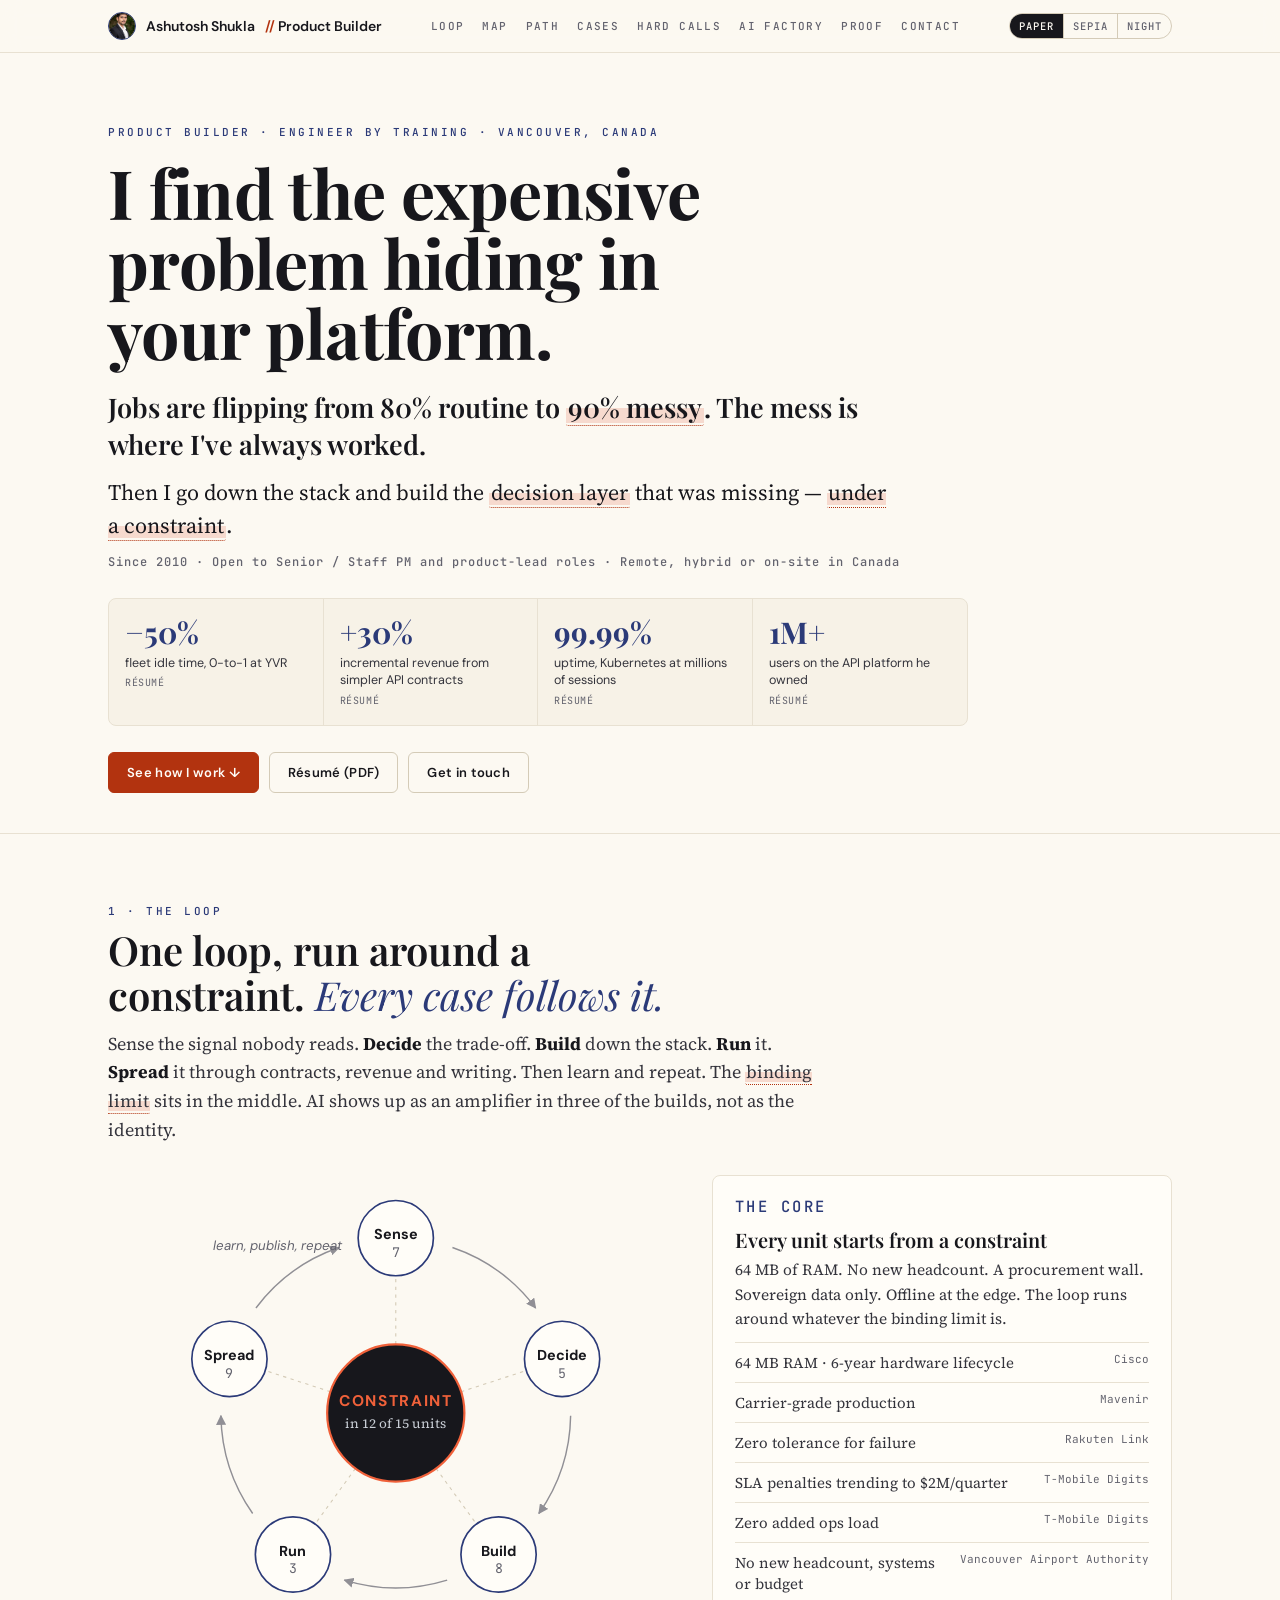
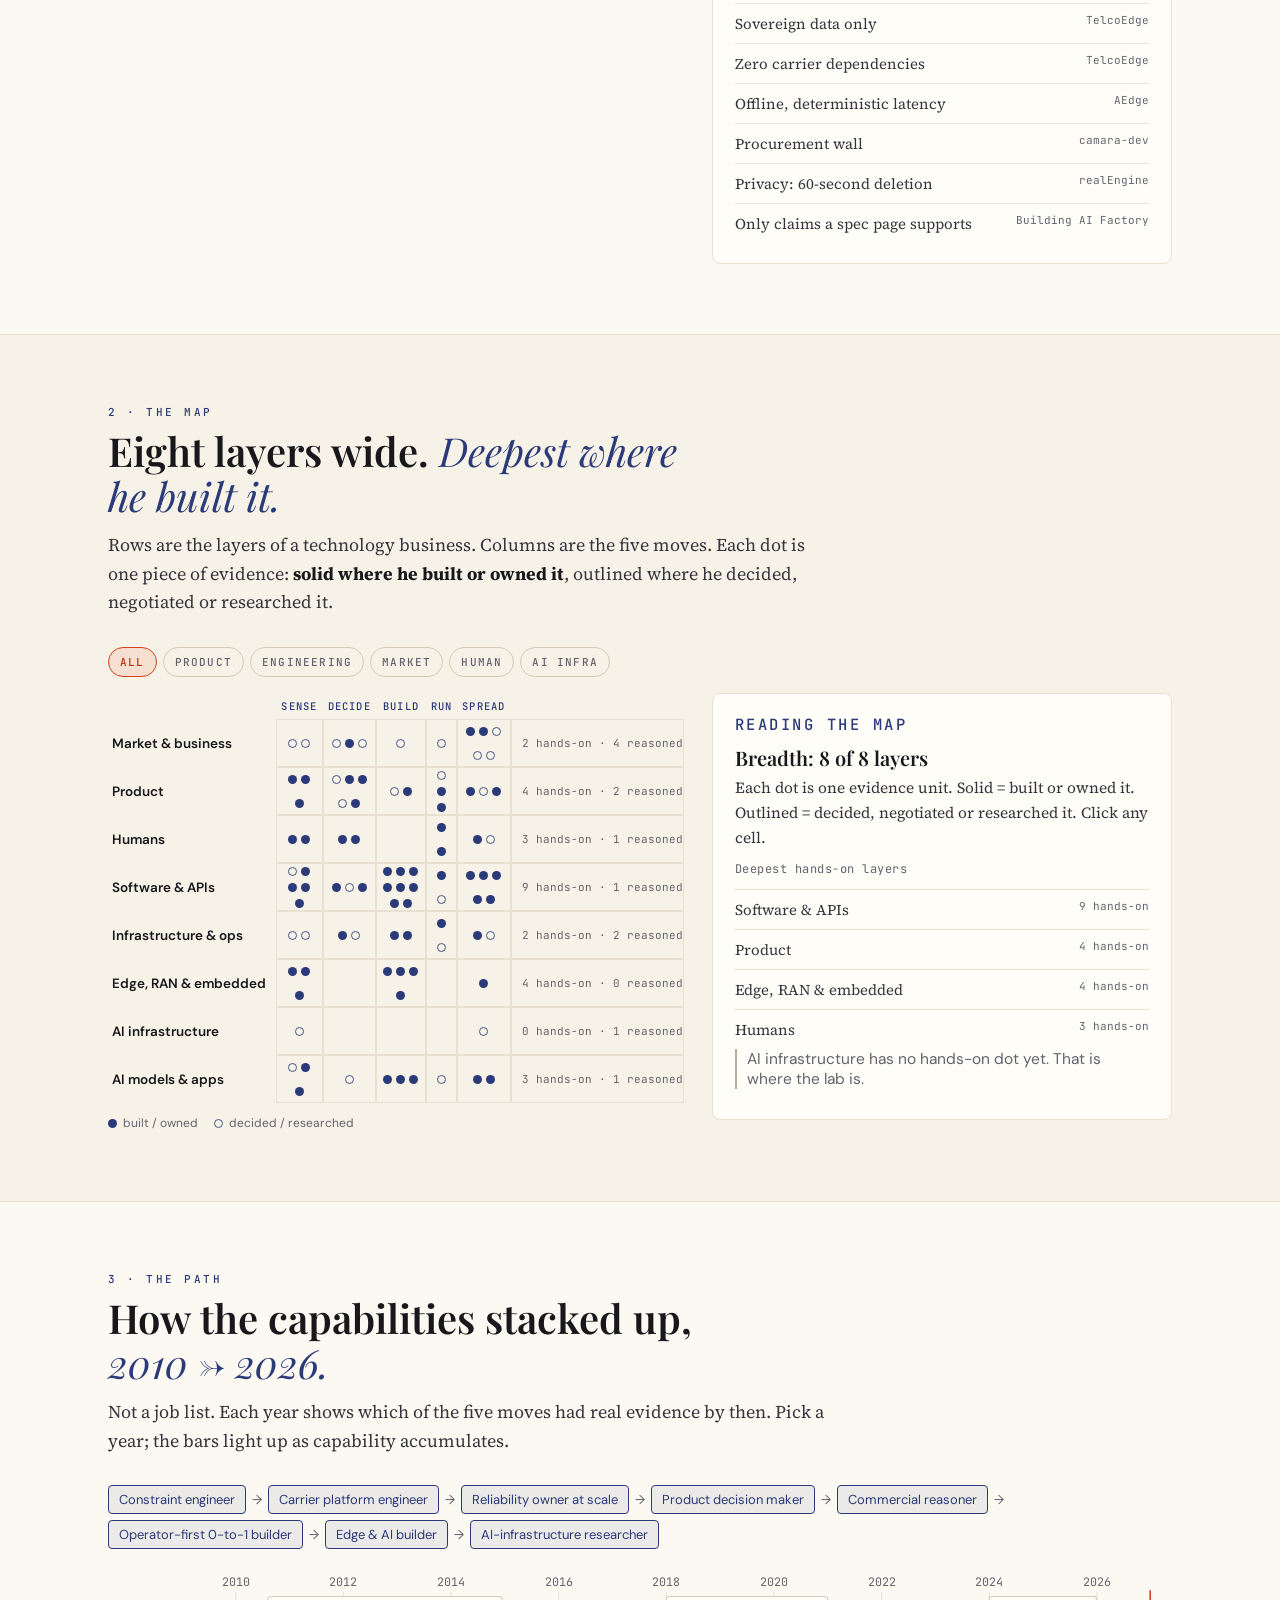
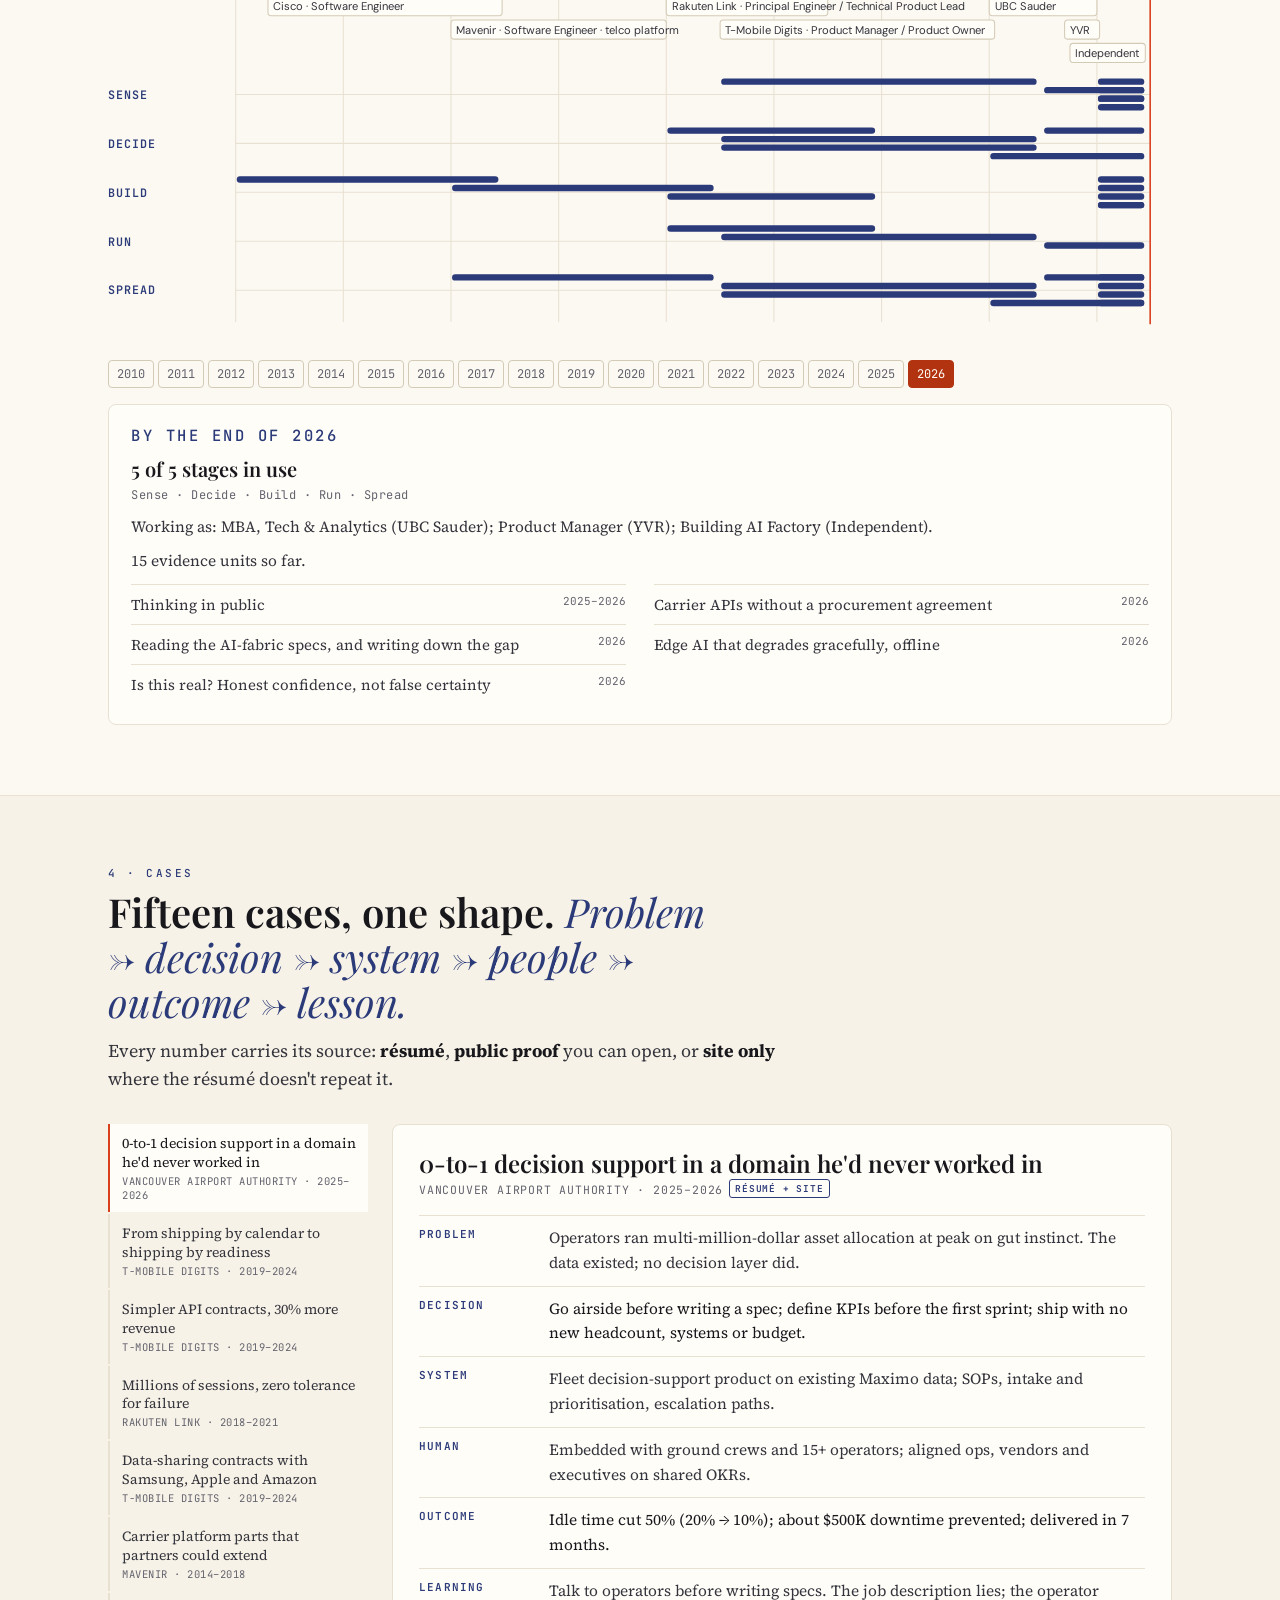
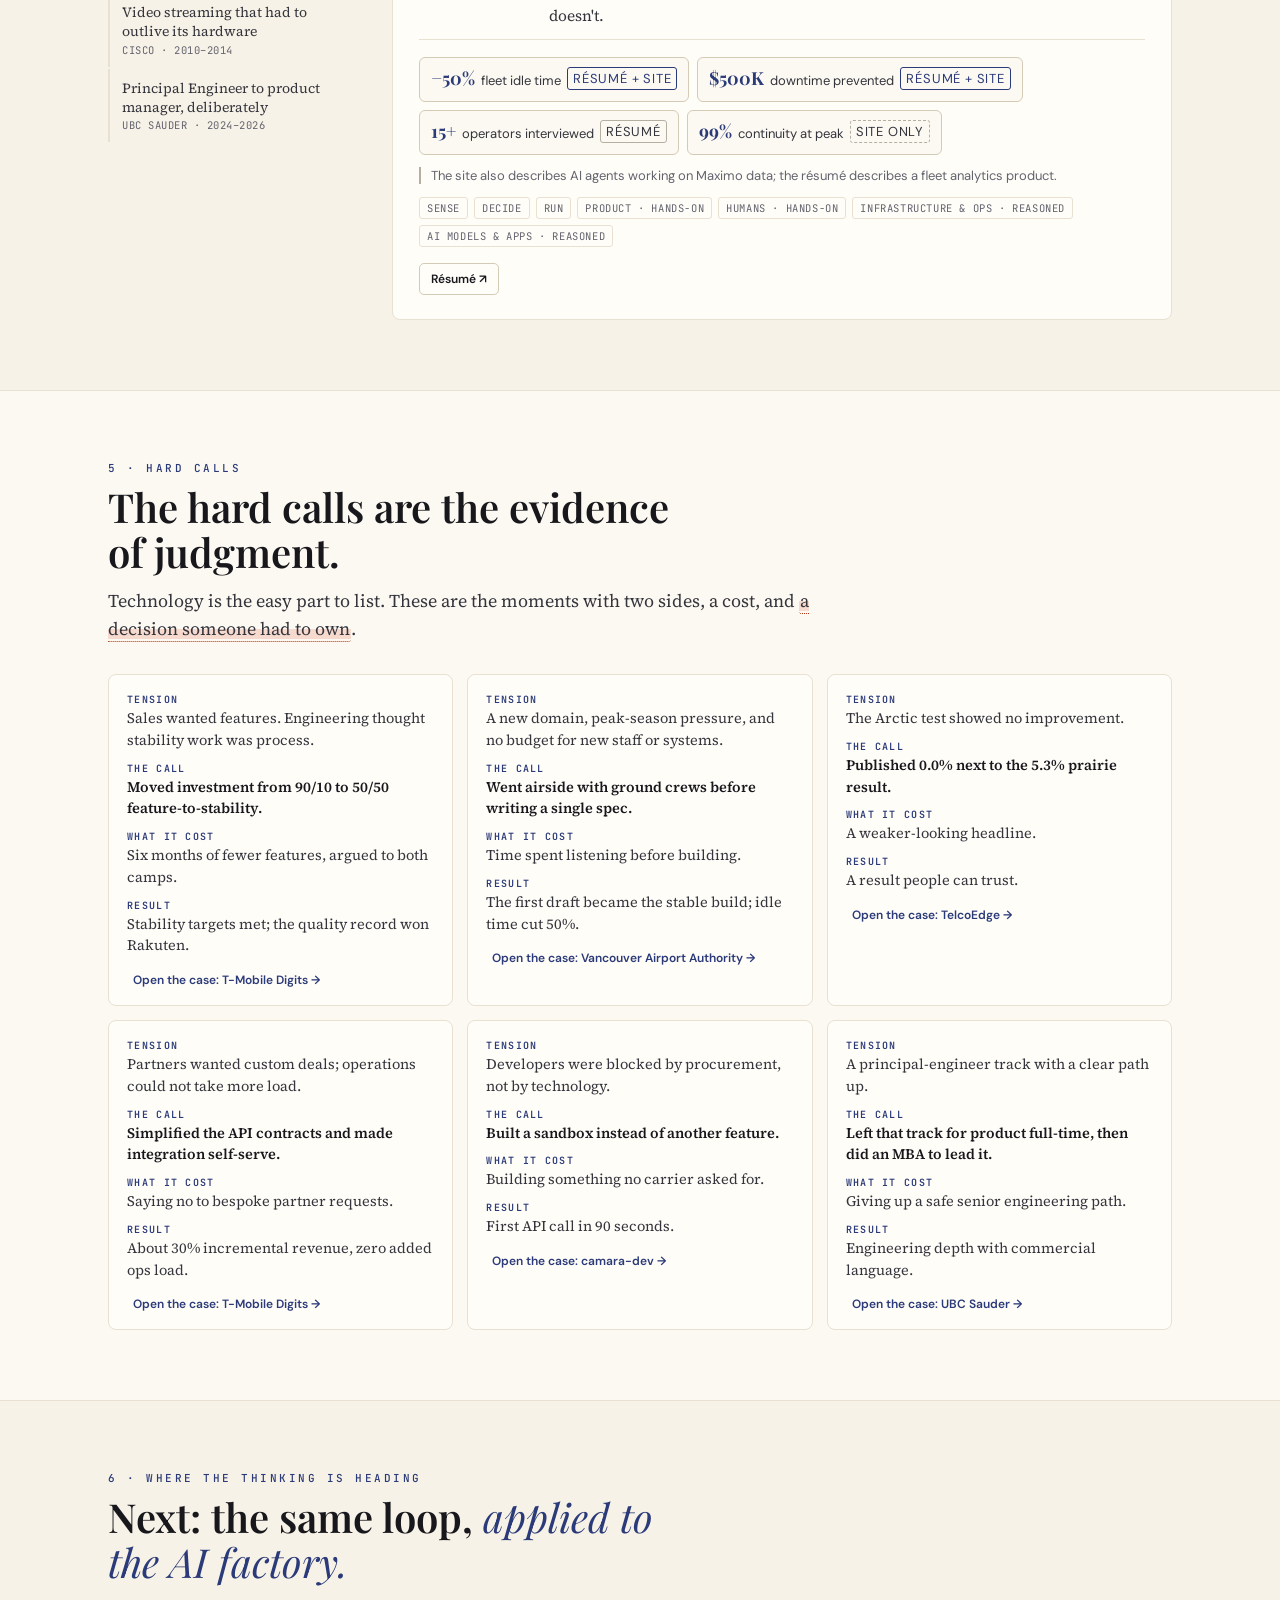
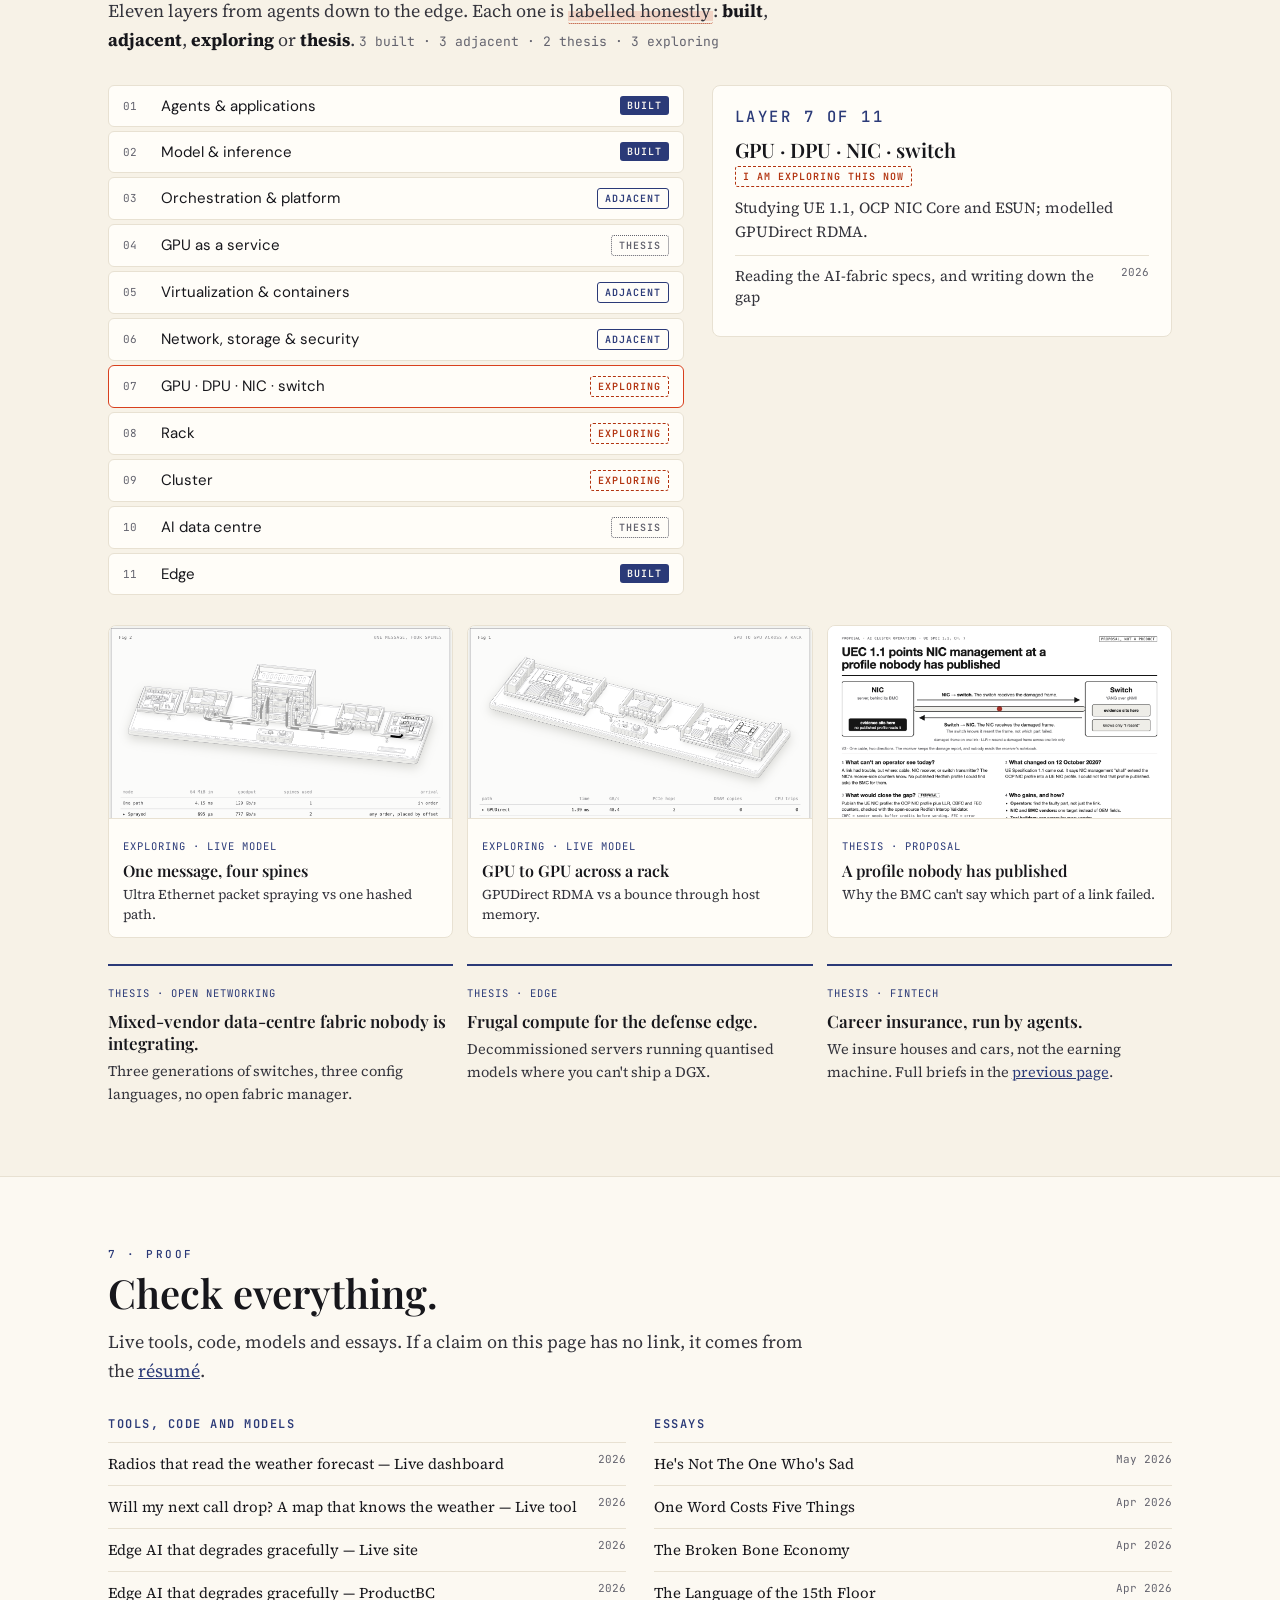
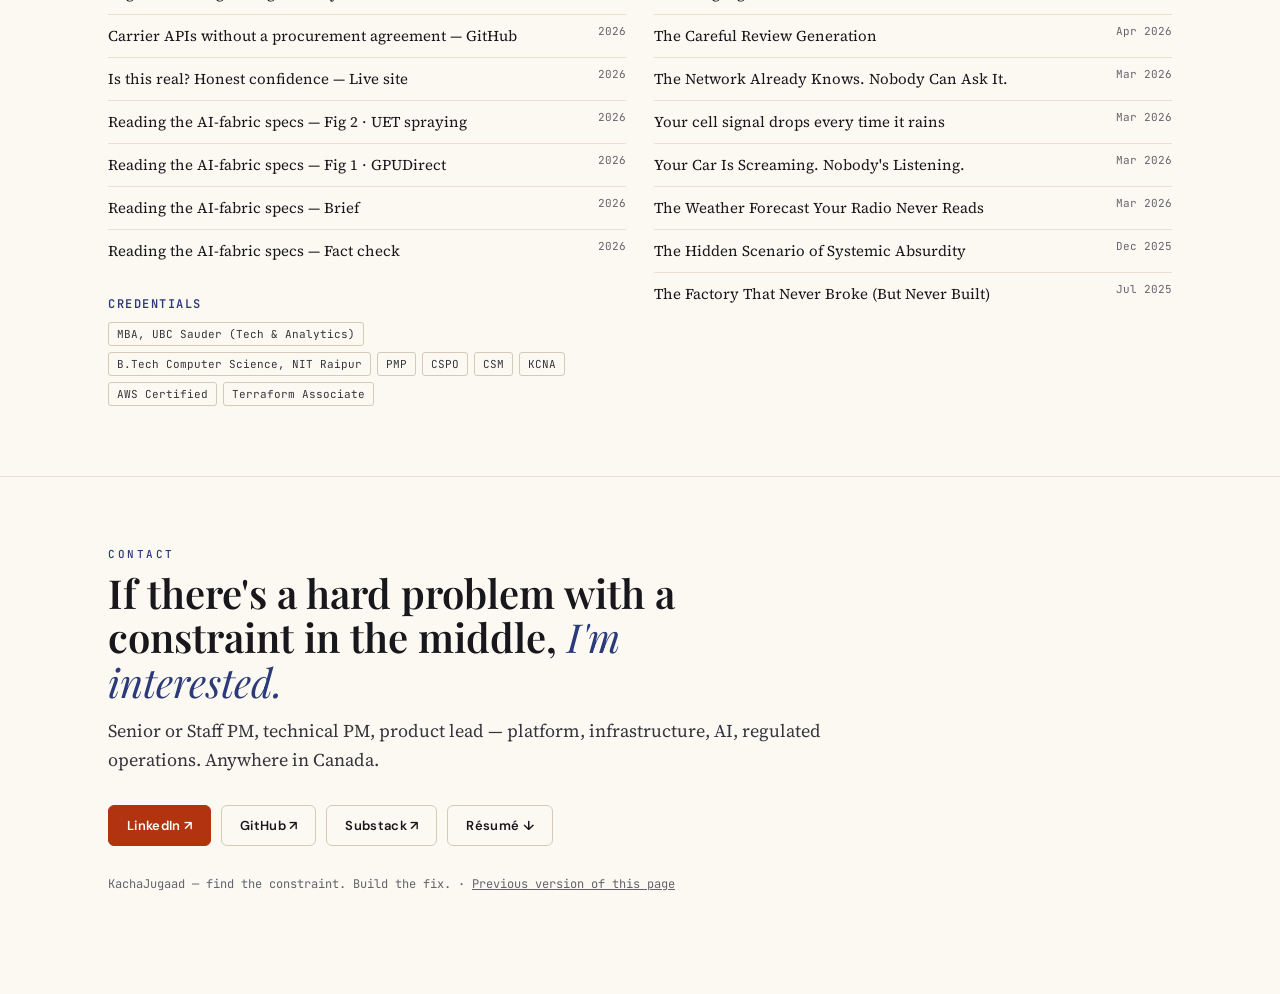
<file: v2/index.html>
<!doctype html>
<html lang="en">
<head>
<meta name="robots" content="noindex">
<meta charset="utf-8">
<meta name="viewport" content="width=device-width, initial-scale=1">
<title>Ashutosh Shukla — Product Builder · From the operator's shift to the wire</title>
<meta name="description" content="Jobs are flipping from 80% routine to 90% messy. The mess is where Ashutosh Shukla has always worked: he finds the expensive problem hiding in a platform, then goes down the stack to build the decision layer that was missing — under a constraint. Engineer, product owner of a 1M-user platform, MBA; now applying the same loop to AI factories. Vancouver, Canada.">
<meta property="og:title" content="Ashutosh Shukla — Product Builder">
<meta property="og:description" content="One loop, run around a constraint: sense, decide, build, run, spread. 15 evidence units since 2010, every one linked to proof. Now: AI factories.">
<meta property="og:image" content="https://kachajugaad.github.io/headshot.jpg">
<meta property="og:url" content="https://kachajugaad.github.io/">
<meta property="og:type" content="website">
<meta name="twitter:card" content="summary">
<link rel="icon" href="../favicon.svg">
<link rel="preconnect" href="https://fonts.googleapis.com"><link rel="preconnect" href="https://fonts.gstatic.com" crossorigin>
<link href="https://fonts.googleapis.com/css2?family=Playfair+Display:ital,wght@0,400;0,600;0,700;1,400&family=DM+Sans:wght@400;500;600&family=Source+Serif+4:ital,opsz,wght@0,8..60,400;0,8..60,600;1,8..60,400&family=JetBrains+Mono:wght@400;500;600&display=swap" rel="stylesheet">
<link rel="stylesheet" href="../assets/anatomy.css">
<script>try{var t=localStorage.getItem("theme");if(t)document.documentElement.dataset.theme=t}catch(e){}</script>
<meta name="theme-color" content="#FCF9F2" media="(prefers-color-scheme: light)"><meta name="theme-color" content="#121218" media="(prefers-color-scheme: dark)">
</head>
<body>
<nav class="top" aria-label="Sections">
  <div class="wrap">
    <a class="brand" href="#top"><img src="../headshot.jpg" alt="">Ashutosh Shukla <span class="role"><em>//</em> Product Builder</span></a>
    <div class="navlinks">
      <a href="#loop">Loop</a><a href="#map">Map</a><a href="#path">Path</a><a href="#cases">Cases</a><a href="#calls">Hard calls</a><a href="#ai">AI factory</a><a href="#proof">Proof</a><a href="#contact">Contact</a>
    </div>
    <div class="reader" role="group" aria-label="Reading theme"><button type="button" data-t="light">Paper</button><button type="button" data-t="sepia">Sepia</button><button type="button" data-t="dark">Night</button></div>
  </div>
</nav>

<header class="hero" id="top">
  <div class="wrap">
    <p class="kick">Product builder · Engineer by training · Vancouver, Canada</p>
    <h1>I find the expensive problem hiding in your platform.</h1>
    <p class="oneliner">Jobs are flipping from 80% routine to <mark class="hl" tabindex="0">90% messy<span class="note" role="note">Unclear problems, people who want different things, no spec. The part of the job AI can't take.</span></mark>. The mess is where I've always worked.</p>
    <p class="answer">Then I go down the stack and build the <mark class="hl" tabindex="0">decision layer<span class="note" role="note">The piece between the data and the person who has to act on it. Usually missing. Usually where the money is.</span></mark> that was missing — <mark class="hl" tabindex="0">under a constraint<span class="note" role="note">64 MB of RAM. No new headcount. A procurement wall. The limit decides the design, so I start there.</span></mark>.</p>
    <p class="since">Since 2010 · Open to Senior / Staff PM and product-lead roles · Remote, hybrid or on-site in Canada</p>
    <div class="proofnums" aria-label="Four results, each sourced">
      <div><b>−50%</b><span>fleet idle time, 0-to-1 at YVR</span><i>résumé</i></div>
      <div><b>+30%</b><span>incremental revenue from simpler API contracts</span><i>résumé</i></div>
      <div><b>99.99%</b><span>uptime, Kubernetes at millions of sessions</span><i>résumé</i></div>
      <div><b>1M+</b><span>users on the API platform he owned</span><i>résumé</i></div>
    </div>
    <div class="ctas"><a class="btn primary" href="#loop">See how I work ↓</a><a class="btn" href="../Ashutosh_Shukla_Resume.pdf">Résumé (PDF)</a><a class="btn" href="#contact">Get in touch</a></div>
  </div>
</header>

<noscript><div class="wrap" style="padding:20px 28px;border-top:1px solid var(--rule)">The interactive views need JavaScript. Everything is also in the <a href="../Ashutosh_Shukla_Resume.pdf">résumé</a> and the <a href="../v1/">previous version of this page</a>.</div></noscript>

<section class="sec" id="loop">
  <div class="wrap">
    <p class="label">1 · The loop</p>
    <h2>One loop, run around a constraint. <i>Every case follows it.</i></h2>
    <p class="lede">Sense the signal nobody reads. <b>Decide</b> the trade-off. <b>Build</b> down the stack. <b>Run</b> it. <b>Spread</b> it through contracts, revenue and writing. Then learn and repeat. The <mark class="hl" tabindex="0">binding limit<span class="note" role="note">The one constraint that, if you lifted it, would change the answer.</span></mark> sits in the middle. AI shows up as an amplifier in three of the builds, not as the identity.</p>
    <div class="pane">
      <svg id="loop-svg" class="loopsvg" viewBox="0 0 520 440" role="group" aria-label="The loop: five stages around a constraint core. Select a stage to see its evidence."></svg>
      <div class="panel" id="loop-panel" aria-live="polite"></div>
    </div>
  </div>
</section>

<section class="sec alt" id="map">
  <div class="wrap">
    <p class="label">2 · The map</p>
    <h2>Eight layers wide. <i>Deepest where he built it.</i></h2>
    <p class="lede">Rows are the layers of a technology business. Columns are the five moves. Each dot is one piece of evidence: <b>solid where he built or owned it</b>, outlined where he decided, negotiated or researched it.</p>
    <div id="lens" class="lens" role="group" aria-label="Lens"></div>
    <div class="pane">
      <div style="overflow-x:auto"><table class="grid" id="map-grid"></table>
        <div class="legend"><span><i class="dot h"></i>built / owned</span><span><i class="dot r"></i>decided / researched</span></div></div>
      <div class="panel" id="map-panel" aria-live="polite"></div>
    </div>
  </div>
</section>

<section class="sec" id="path">
  <div class="wrap">
    <p class="label">3 · The path</p>
    <h2>How the capabilities stacked up, <i>2010 → 2026.</i></h2>
    <p class="lede">Not a job list. Each year shows which of the five moves had real evidence by then. Pick a year; the bars light up as capability accumulates.</p>
    <div class="chain" id="chain" aria-label="Capability transitions"></div>
    <div style="overflow-x:auto"><svg id="path-svg" class="pathsvg" viewBox="0 0 1000 360" role="img" aria-label="Timeline of roles and evidence by stage, 2010 to 2026" style="min-width:760px"></svg></div>
    <div class="years" id="years" role="group" aria-label="Choose a year"></div>
    <div class="panel pathpanel" id="path-panel" aria-live="polite" style="margin-top:16px"></div>
  </div>
</section>

<section class="sec alt" id="cases">
  <div class="wrap">
    <p class="label">4 · Cases</p>
    <h2>Fifteen cases, one shape. <i>Problem → decision → system → people → outcome → lesson.</i></h2>
    <p class="lede">Every number carries its source: <b>résumé</b>, <b>public proof</b> you can open, or <b>site only</b> where the résumé doesn't repeat it.</p>
    <div class="cases">
      <div class="rail" id="rail" role="tablist" aria-label="Cases"></div>
      <article class="case" id="case" aria-live="polite"></article>
    </div>
  </div>
</section>

<section class="sec" id="calls">
  <div class="wrap">
    <p class="label">5 · Hard calls</p>
    <h2>The hard calls are the evidence of judgment.</h2>
    <p class="lede">Technology is the easy part to list. These are the moments with two sides, a cost, and <mark class="hl" tabindex="0">a decision someone had to own<span class="note" role="note">Judgment isn't knowing the answer. It's owning the cost of choosing one.</span></mark>.</p>
    <div class="calls" id="calls-grid"></div>
  </div>
</section>

<section class="sec alt" id="ai">
  <div class="wrap">
    <p class="label">6 · Where the thinking is heading</p>
    <h2>Next: the same loop, <i>applied to the AI factory.</i></h2>
    <p class="lede">Eleven layers from agents down to the edge. Each one is <mark class="hl" tabindex="0">labelled honestly<span class="note" role="note">Built means I shipped it. Exploring means I'm reading the spec and building models. I won't blur the two.</span></mark>: <b>built</b>, <b>adjacent</b>, <b>exploring</b> or <b>thesis</b>. <span id="stack-count" style="font-family:var(--mono);font-size:13px;color:var(--muted)"></span></p>
    <div class="pane">
      <div class="stack" id="stack"></div>
      <div class="panel" id="stack-panel" aria-live="polite"></div>
    </div>
    <div class="figs">
      <a class="fig" href="../lab/uet-spray/" data-dark="../lab/uet-spray/" data-light="../lab/uet-spray/light.html"><img class="th-d" src="../lab/uet-spray/thumb.png" alt="Fig 2: packets sprayed across four spines on an isometric bench" loading="lazy"><img class="th-l" src="../lab/uet-spray/thumb-light.png" alt="Fig 2: packets sprayed across four spines on an isometric bench" loading="lazy"><div><small>Exploring · live model</small><b>One message, four spines</b><p>Ultra Ethernet packet spraying vs one hashed path.</p></div></a>
      <a class="fig" href="../lab/gpudirect-rdma/" data-dark="../lab/gpudirect-rdma/" data-light="../lab/gpudirect-rdma/light.html"><img class="th-d" src="../lab/gpudirect-rdma/thumb.png" alt="Fig 1: a tensor moving GPU to GPU across a rack" loading="lazy"><img class="th-l" src="../lab/gpudirect-rdma/thumb-light.png" alt="Fig 1: a tensor moving GPU to GPU across a rack" loading="lazy"><div><small>Exploring · live model</small><b>GPU to GPU across a rack</b><p>GPUDirect RDMA vs a bounce through host memory.</p></div></a>
      <a class="fig" href="../briefs/ue-nic-profile/"><img class="th-d" src="../briefs/ue-nic-profile/ue-nic-profile-gap-dark.png" alt="One-page brief about NIC link counters" loading="lazy"><img class="th-l" src="../briefs/ue-nic-profile/ue-nic-profile-gap.png" alt="One-page brief about NIC link counters" loading="lazy"><div><small>Thesis · proposal</small><b>A profile nobody has published</b><p>Why the BMC can't say which part of a link failed.</p></div></a>
    </div>
    <div class="next3">
      <div><small>Thesis · open networking</small><b>Mixed-vendor data-centre fabric nobody is integrating.</b><p>Three generations of switches, three config languages, no open fabric manager.</p></div>
      <div><small>Thesis · edge</small><b>Frugal compute for the defense edge.</b><p>Decommissioned servers running quantised models where you can't ship a DGX.</p></div>
      <div><small>Thesis · fintech</small><b>Career insurance, run by agents.</b><p>We insure houses and cars, not the earning machine. Full briefs in the <a href="../v1/#next">previous page</a>.</p></div>
    </div>
  </div>
</section>

<section class="sec" id="proof">
  <div class="wrap">
    <p class="label">7 · Proof</p>
    <h2>Check everything.</h2>
    <p class="lede">Live tools, code, models and essays. If a claim on this page has no link, it comes from the <a href="../Ashutosh_Shukla_Resume.pdf">résumé</a>.</p>
    <div class="shelf">
      <div><h3>Tools, code and models</h3><ul id="shelf-tools"></ul><h3 style="margin-top:24px">Credentials</h3><div class="creds" id="creds"></div></div>
      <div><h3>Essays</h3><ul id="shelf-essays"></ul></div>
    </div>
  </div>
</section>

<footer class="contact" id="contact">
  <div class="wrap">
    <p class="label">Contact</p>
    <h2>If there's a hard problem with a constraint in the middle, <i>I'm interested.</i></h2>
    <p class="lede">Senior or Staff PM, technical PM, product lead — platform, infrastructure, AI, regulated operations. Anywhere in Canada.</p>
    <div class="row"><a class="btn primary" href="https://linkedin.com/in/ashutoshukla" target="_blank" rel="noopener">LinkedIn ↗</a><a class="btn" href="https://github.com/KachaJugaad" target="_blank" rel="noopener">GitHub ↗</a><a class="btn" href="https://ashutoshukla.substack.com" target="_blank" rel="noopener">Substack ↗</a><a class="btn" href="../Ashutosh_Shukla_Resume.pdf">Résumé ↓</a></div>
    <p class="fine">KachaJugaad — find the constraint. Build the fix. · <a href="../v1/" style="color:var(--muted)">Previous version of this page</a></p>
  </div>
</footer>

<script src="../assets/evidence.js"></script>
<script>(window.EVIDENCE.units||[]).forEach(function(u){(u.proof||[]).forEach(function(p){if(!/^(https?:|mailto:|#|\/)/.test(p.href))p.href="../"+p.href})})</script>
<script src="../assets/anatomy.js"></script>
</body>
</html>
</file>
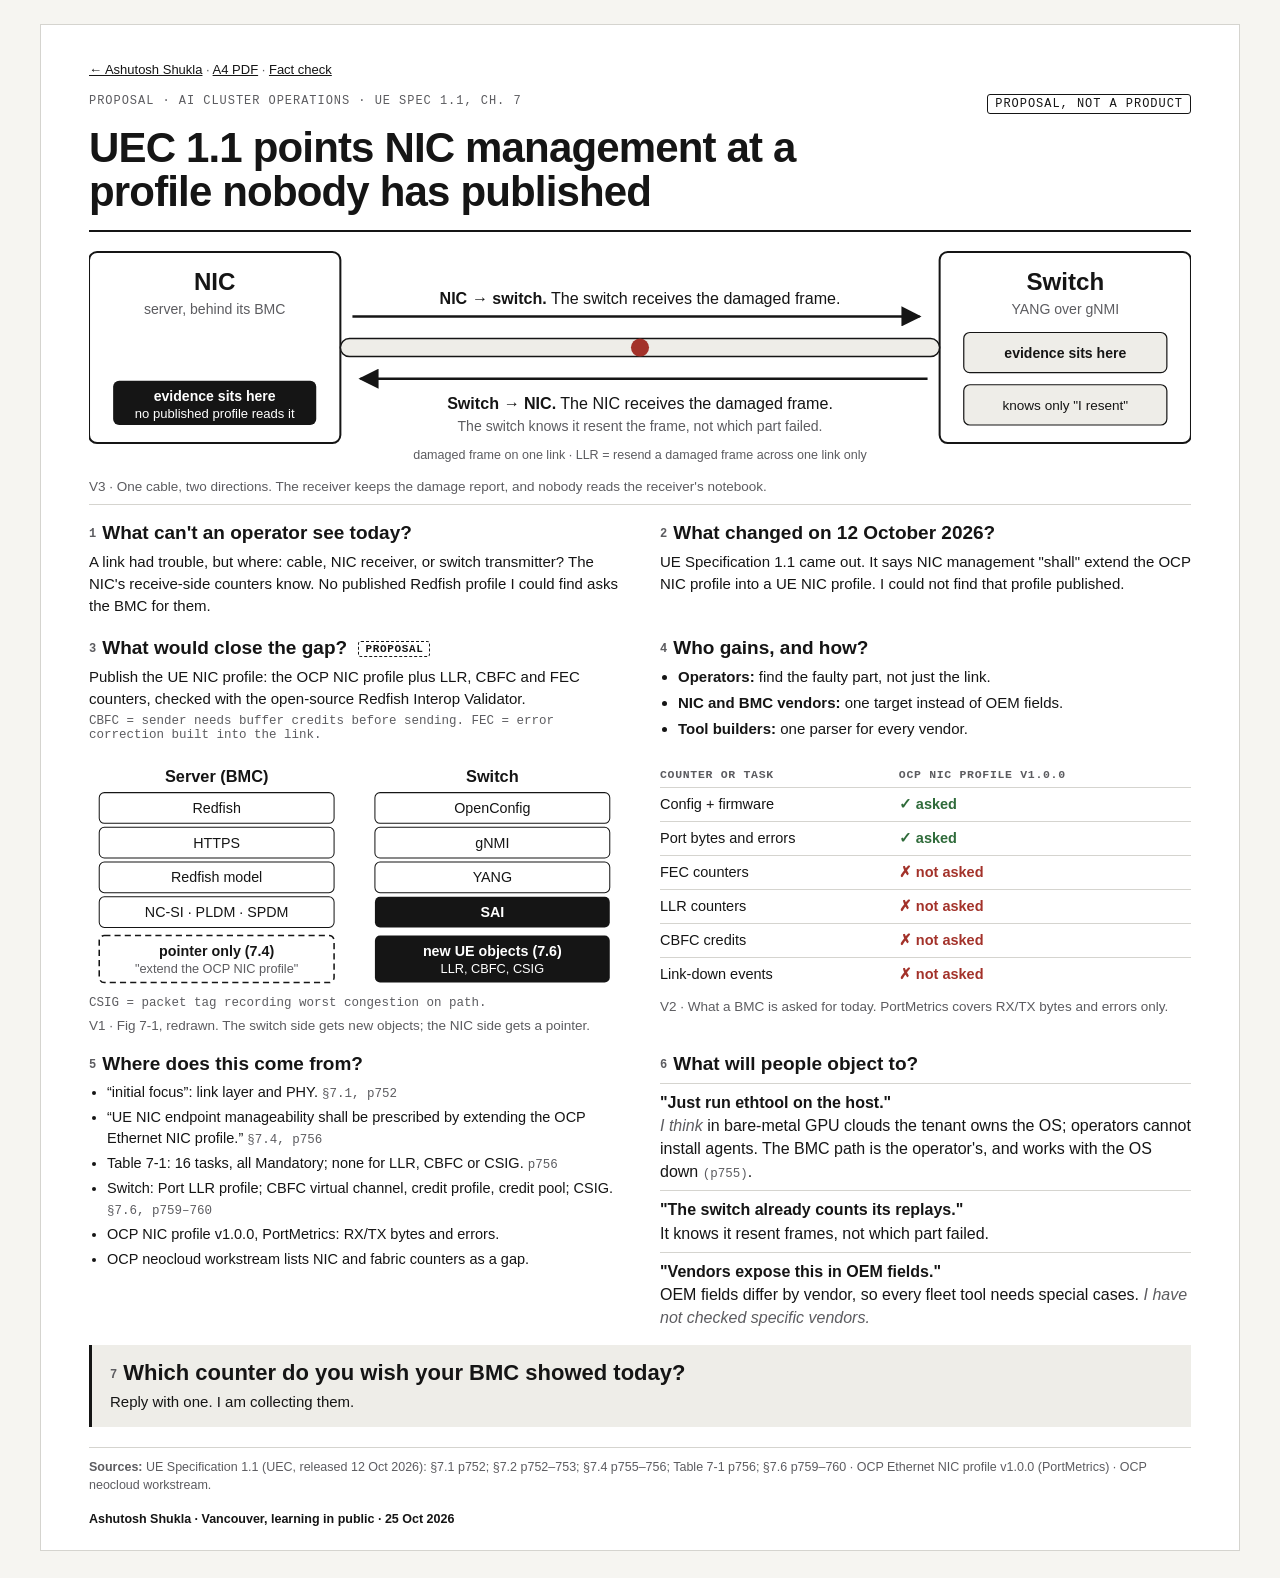
<file: briefs/ue-nic-profile/index.html>
<!doctype html>
<html lang="en">
<head>
<meta charset="utf-8">
<meta name="viewport" content="width=device-width, initial-scale=1">
<title>UE NIC Profile Gap</title>
<meta name="description" content="A proposal: publish the UE NIC profile so a BMC can report LLR, CBFC and FEC counters.">
<meta property="og:title" content="UEC 1.1 points NIC management at a profile nobody has published">
<meta property="og:description" content="A one-page proposal on NIC link counters, UE Specification 1.1 Chapter 7. By Ashutosh Shukla.">
<meta property="og:type" content="article">
<meta property="og:url" content="https://kachajugaad.github.io/briefs/ue-nic-profile/">
<meta property="og:image" content="https://kachajugaad.github.io/briefs/ue-nic-profile/ue-nic-profile-gap.png">
<meta name="twitter:card" content="summary_large_image">
<link rel="icon" href="/favicon.svg">
<style>
  :root {
    --bg:#f6f5f1; --card:#ffffff; --ink:#151515; --mute:#5c5c60; --rule:#d5d4cf;
    --hot:#151515; --hot-ink:#ffffff; --good:#2f6b3a; --bad:#a3322a; --soft:#eeede8;
  }
  @media (prefers-color-scheme: dark) {
    :root:not([data-theme="light"]) {
      --bg:#0e0e0f; --card:#161617; --ink:#ececea; --mute:#9a9a9e; --rule:#323235;
      --hot:#ececea; --hot-ink:#121213; --good:#7fc28b; --bad:#ef8a80; --soft:#1e1e20;
    }
  }
  :root[data-theme="dark"] {
    --bg:#0e0e0f; --card:#161617; --ink:#ececea; --mute:#9a9a9e; --rule:#323235;
    --hot:#ececea; --hot-ink:#121213; --good:#7fc28b; --bad:#ef8a80; --soft:#1e1e20;
  }
  * { box-sizing:border-box; }
  html, body { margin:0; }
  body { background:var(--bg); color:var(--ink); font:16px/1.45 "Helvetica Neue", Helvetica, Arial, sans-serif; padding:24px 16px; }
  .sheet { max-width:1200px; margin:0 auto; background:var(--card); border:1px solid var(--rule); padding:36px 48px 22px; }
  .png body { padding:0; } .png .sheet { border:0; width:1200px; }
  .kicker { font:12px/1.2 ui-monospace, "SF Mono", Menlo, monospace; letter-spacing:.08em; text-transform:uppercase; color:var(--mute); display:flex; justify-content:space-between; gap:12px; flex-wrap:wrap; }
  .tag { border:1px solid var(--ink); color:var(--ink); padding:2px 7px; border-radius:3px; }
  h1 { font-size:42px; line-height:1.04; letter-spacing:-.02em; margin:12px 0 16px; max-width:32ch; }
  .hero { border-top:2px solid var(--ink); border-bottom:1px solid var(--rule); padding:12px 0 8px; margin:0; }
  svg { display:block; width:100%; height:auto; }
  svg text { fill:var(--ink); font-family:"Helvetica Neue", Helvetica, Arial, sans-serif; }
  svg .m { fill:var(--mute); }
  svg .inv { fill:var(--hot-ink); }
  svg .line { stroke:var(--ink); fill:none; }
  svg .box { fill:var(--card); stroke:var(--ink); }
  svg .solid { fill:var(--hot); }
  svg .softbox { fill:var(--soft); stroke:var(--ink); }
  svg .dash { stroke-dasharray:6 4; }
  svg .bad { fill:var(--bad); } svg .good { fill:var(--good); }
  .cap { font-size:13.5px; color:var(--mute); margin:6px 0 0; }
  .grid { display:grid; grid-template-columns:1fr 1fr; gap:16px 40px; margin-top:16px; }
  section h2 { font-size:19px; line-height:1.25; margin:0 0 6px; }
  section h2 .n { font:600 12px ui-monospace, Menlo, monospace; color:var(--mute); margin-right:6px; vertical-align:2px; }
  section p, section li { margin:0 0 4px; font-size:15px; }
  section ul { margin:4px 0 0; padding-left:18px; }
  .prop { display:inline-block; font:600 11px ui-monospace, Menlo, monospace; letter-spacing:.06em; text-transform:uppercase; border:1px dashed var(--ink); padding:1px 6px; border-radius:3px; margin-left:6px; vertical-align:2px; }
  .ev li { font-size:14.5px; }
  .ev q { font-style:normal; }
  .pg { font:12.5px ui-monospace, Menlo, monospace; color:var(--mute); }
  .obj { border-top:1px solid var(--rule); padding-top:7px; margin-top:7px; }
  .obj b { display:block; }
  .think { font-style:italic; color:var(--mute); }
  table { width:100%; border-collapse:collapse; font-size:14.5px; }
  th, td { text-align:left; padding:6px 6px 6px 0; border-top:1px solid var(--rule); vertical-align:top; }
  th { font:600 11.5px ui-monospace, Menlo, monospace; text-transform:uppercase; letter-spacing:.06em; color:var(--mute); border-top:0; }
  .ok { color:var(--good); font-weight:600; } .no { color:var(--bad); font-weight:600; }
  .ask { grid-column:1 / -1; background:var(--soft); border-left:3px solid var(--ink); padding:14px 18px; }
  .ask h2 { font-size:22px; margin:0; }
  .ask p { margin:4px 0 0; }
  footer { margin-top:20px; border-top:1px solid var(--rule); padding-top:10px; font-size:12.5px; color:var(--mute); display:flex; justify-content:space-between; gap:16px; flex-wrap:wrap; }
  footer .sig { color:var(--ink); font-weight:600; white-space:nowrap; }
  @media screen and (max-width:760px) {
    body { padding:0; font-size:15px; }
    .sheet { border:0; padding:22px 16px; }
    h1 { font-size:30px; }
    .grid { grid-template-columns:1fr; gap:18px; }
    .hero .wide { overflow-x:auto; -webkit-overflow-scrolling:touch; }
    .hero .wide svg { min-width:740px; }
  }
  .home { font-size:13px; margin:0 0 14px; color:var(--mute); } .home a { color:var(--ink); }
  .png .home { display:none; }
  @media print {
    .home { display:none; }
    @page { size:A4; margin:7mm; }
    body { background:#fff; padding:0; }
    .sheet { border:0; padding:0; width:1200px; zoom:.56; }
  }
</style>
</head>
<body>
<article class="sheet">
  <p class="home"><a href="/">← Ashutosh Shukla</a> · <a href="ue-nic-profile-gap-a4.pdf">A4 PDF</a> · <a href="factcheck.html">Fact check</a></p>
  <div class="kicker"><span>Proposal · AI cluster operations · UE Spec 1.1, Ch. 7</span><span class="tag">Proposal, not a product</span></div>
  <h1>UEC 1.1 points NIC management at a profile nobody has published</h1>

  <!-- V3: hero -->
  <figure class="hero" aria-label="One cable, two directions">
    <div class="wide"><svg viewBox="0 32 1096 226" role="img" aria-label="NIC to switch: the switch holds the evidence. Switch to NIC: the NIC holds the evidence, and no published profile reads it.">
      <rect class="box" x="0" y="40" width="250" height="190" rx="8" stroke-width="2"/>
      <text x="125" y="78" font-size="24" font-weight="700" text-anchor="middle">NIC</text>
      <text class="m" x="125" y="102" font-size="14" text-anchor="middle">server, behind its BMC</text>
      <rect class="solid" x="24" y="168" width="202" height="44" rx="6"/>
      <text class="inv" x="125" y="188" font-size="14" font-weight="700" text-anchor="middle">evidence sits here</text>
      <text class="inv" x="125" y="205" font-size="13" text-anchor="middle">no published profile reads it</text>

      <rect class="box" x="846" y="40" width="250" height="190" rx="8" stroke-width="2"/>
      <text x="971" y="78" font-size="24" font-weight="700" text-anchor="middle">Switch</text>
      <text class="m" x="971" y="102" font-size="14" text-anchor="middle">YANG over gNMI</text>
      <rect class="softbox" x="870" y="120" width="202" height="40" rx="6" stroke-width="1.2"/>
      <text x="971" y="145" font-size="14" font-weight="700" text-anchor="middle">evidence sits here</text>
      <rect class="softbox" x="870" y="172" width="202" height="40" rx="6" stroke-width="1.2"/>
      <text x="971" y="197" font-size="13.5" text-anchor="middle">knows only "I resent"</text>

      <!-- cable -->
      <rect x="250" y="126" width="596" height="18" rx="9" class="softbox" stroke-width="1.5"/>
      <!-- direction 1 -->
      <path class="line" d="M262 104 H826" stroke-width="2.5" marker-end="url(#ah)"/>
      <text x="548" y="92" font-size="16" text-anchor="middle"><tspan font-weight="700">NIC → switch.</tspan> The switch receives the damaged frame.</text>
      <!-- direction 2 -->
      <path class="line" d="M834 166 H270" stroke-width="2.5" marker-end="url(#ah)"/>
      <text x="548" y="196" font-size="16" text-anchor="middle"><tspan font-weight="700">Switch → NIC.</tspan> The NIC receives the damaged frame.</text>
      <text class="m" x="548" y="218" font-size="14" text-anchor="middle">The switch knows it resent the frame, not which part failed.</text>
      <circle class="bad" cx="548" cy="135" r="9"/>
      <text class="m" x="548" y="246" font-size="12.5" text-anchor="middle">damaged frame on one link · LLR = resend a damaged frame across one link only</text>
      <defs><marker id="ah" viewBox="0 0 10 10" refX="9" refY="5" markerWidth="8" markerHeight="8" orient="auto"><path d="M0 0 L10 5 L0 10 z" style="fill:var(--ink)"/></marker></defs>
    </svg></div>
    <figcaption class="cap">V3 · One cable, two directions. The receiver keeps the damage report, and nobody reads the receiver's notebook.</figcaption>
  </figure>

  <div class="grid">
    <section>
      <h2><span class="n">1</span>What can't an operator see today?</h2>
      <p>A link had trouble, but where: cable, NIC receiver, or switch transmitter? The NIC's receive-side counters know. No published Redfish profile I could find asks the BMC for them.</p>
    </section>
    <section>
      <h2><span class="n">2</span>What changed on 12 October 2026?</h2>
      <p>UE Specification 1.1 came out. It says NIC management "shall" extend the OCP NIC profile into a UE NIC profile. I could not find that profile published.</p>
    </section>

    <section>
      <h2><span class="n">3</span>What would close the gap? <span class="prop">Proposal</span></h2>
      <p>Publish the UE NIC profile: the OCP NIC profile plus LLR, CBFC and FEC counters, checked with the open-source Redfish Interop Validator.</p>
      <p class="pg">CBFC = sender needs buffer credits before sending. FEC = error correction built into the link.</p>
    </section>
    <section>
      <h2><span class="n">4</span>Who gains, and how?</h2>
      <ul>
        <li><b>Operators:</b> find the faulty part, not just the link.</li>
        <li><b>NIC and BMC vendors:</b> one target instead of OEM fields.</li>
        <li><b>Tool builders:</b> one parser for every vendor.</li>
      </ul>
    </section>

    <!-- V1 -->
    <section aria-label="Two management stacks">
      <svg viewBox="0 0 520 226" role="img" aria-label="Server stack: Redfish, HTTPS, Redfish model, NC-SI PLDM SPDM, marked pointer only. Switch stack: OpenConfig, gNMI, YANG, SAI, marked new UE objects.">
        <text x="125" y="20" font-size="16" font-weight="700" text-anchor="middle">Server (BMC)</text>
        <text x="395" y="20" font-size="16" font-weight="700" text-anchor="middle">Switch</text>
        <g font-size="14">
          <rect class="box" x="10" y="30" width="230" height="30" rx="5"/><text x="125" y="50" text-anchor="middle">Redfish</text>
          <rect class="box" x="10" y="64" width="230" height="30" rx="5"/><text x="125" y="84" text-anchor="middle">HTTPS</text>
          <rect class="box" x="10" y="98" width="230" height="30" rx="5"/><text x="125" y="118" text-anchor="middle">Redfish model</text>
          <rect class="box" x="10" y="132" width="230" height="30" rx="5"/><text x="125" y="152" text-anchor="middle">NC-SI · PLDM · SPDM</text>
          <rect class="box" x="280" y="30" width="230" height="30" rx="5"/><text x="395" y="50" text-anchor="middle">OpenConfig</text>
          <rect class="box" x="280" y="64" width="230" height="30" rx="5"/><text x="395" y="84" text-anchor="middle">gNMI</text>
          <rect class="box" x="280" y="98" width="230" height="30" rx="5"/><text x="395" y="118" text-anchor="middle">YANG</text>
          <rect class="solid" x="280" y="132" width="230" height="30" rx="5"/><text class="inv" x="395" y="152" text-anchor="middle" font-weight="700">SAI</text>
        </g>
        <rect class="box dash" x="10" y="170" width="230" height="46" rx="5" stroke-width="1.5"/>
        <text x="125" y="190" font-size="14" font-weight="700" text-anchor="middle">pointer only (7.4)</text>
        <text class="m" x="125" y="207" font-size="12.5" text-anchor="middle">"extend the OCP NIC profile"</text>
        <rect class="solid" x="280" y="170" width="230" height="46" rx="5"/>
        <text class="inv" x="395" y="190" font-size="14" font-weight="700" text-anchor="middle">new UE objects (7.6)</text>
        <text class="inv" x="395" y="207" font-size="12.5" text-anchor="middle">LLR, CBFC, CSIG</text>
      </svg>
      <p class="pg" style="margin:4px 0 0">CSIG = packet tag recording worst congestion on path.</p>
      <p class="cap">V1 · Fig 7-1, redrawn. The switch side gets new objects; the NIC side gets a pointer.</p>
    </section>

    <!-- V2 -->
    <section aria-label="Coverage table">
      <table>
        <thead><tr><th>Counter or task</th><th>OCP NIC profile v1.0.0</th></tr></thead>
        <tbody>
          <tr><td>Config + firmware</td><td class="ok">✓ asked</td></tr>
          <tr><td>Port bytes and errors</td><td class="ok">✓ asked</td></tr>
          <tr><td>FEC counters</td><td class="no">✗ not asked</td></tr>
          <tr><td>LLR counters</td><td class="no">✗ not asked</td></tr>
          <tr><td>CBFC credits</td><td class="no">✗ not asked</td></tr>
          <tr><td>Link-down events</td><td class="no">✗ not asked</td></tr>
        </tbody>
      </table>
      <p class="cap">V2 · What a BMC is asked for today. PortMetrics covers RX/TX bytes and errors only.</p>
    </section>

    <section class="ev">
      <h2><span class="n">5</span>Where does this come from?</h2>
      <ul>
        <li><q>initial focus</q>: link layer and PHY. <span class="pg">§7.1, p752</span></li>
        <li><q>UE NIC endpoint manageability shall be prescribed by extending the OCP Ethernet NIC profile.</q> <span class="pg">§7.4, p756</span></li>
        <li>Table 7-1: 16 tasks, all Mandatory; none for LLR, CBFC or CSIG. <span class="pg">p756</span></li>
        <li>Switch: Port LLR profile; CBFC virtual channel, credit profile, credit pool; CSIG. <span class="pg">§7.6, p759–760</span></li>
        <li>OCP NIC profile v1.0.0, PortMetrics: RX/TX bytes and errors.</li>
        <li>OCP neocloud workstream lists NIC and fabric counters as a gap.</li>
      </ul>
    </section>
    <section>
      <h2><span class="n">6</span>What will people object to?</h2>
      <div class="obj"><b>"Just run ethtool on the host."</b><span class="think">I think</span> in bare-metal GPU clouds the tenant owns the OS; operators cannot install agents. The BMC path is the operator's, and works with the OS down <span class="pg">(p755)</span>.</div>
      <div class="obj"><b>"The switch already counts its replays."</b>It knows it resent frames, not which part failed.</div>
      <div class="obj"><b>"Vendors expose this in OEM fields."</b>OEM fields differ by vendor, so every fleet tool needs special cases. <span class="think">I have not checked specific vendors.</span></div>
    </section>

    <section class="ask">
      <h2><span class="n">7</span>Which counter do you wish your BMC showed today?</h2>
      <p>Reply with one. I am collecting them.</p>
    </section>
  </div>

  <footer>
    <span><b>Sources:</b> UE Specification 1.1 (UEC, released 12 Oct 2026): §7.1 p752; §7.2 p752–753; §7.4 p755–756; Table 7-1 p756; §7.6 p759–760 · OCP Ethernet NIC profile v1.0.0 (PortMetrics) · OCP neocloud workstream.</span>
    <span class="sig">Ashutosh Shukla · Vancouver, learning in public · 25 Oct 2026</span>
  </footer>
</article>
<script>if(location.hash==="#png")document.documentElement.classList.add("png")</script>
</body>
</html>
</file>
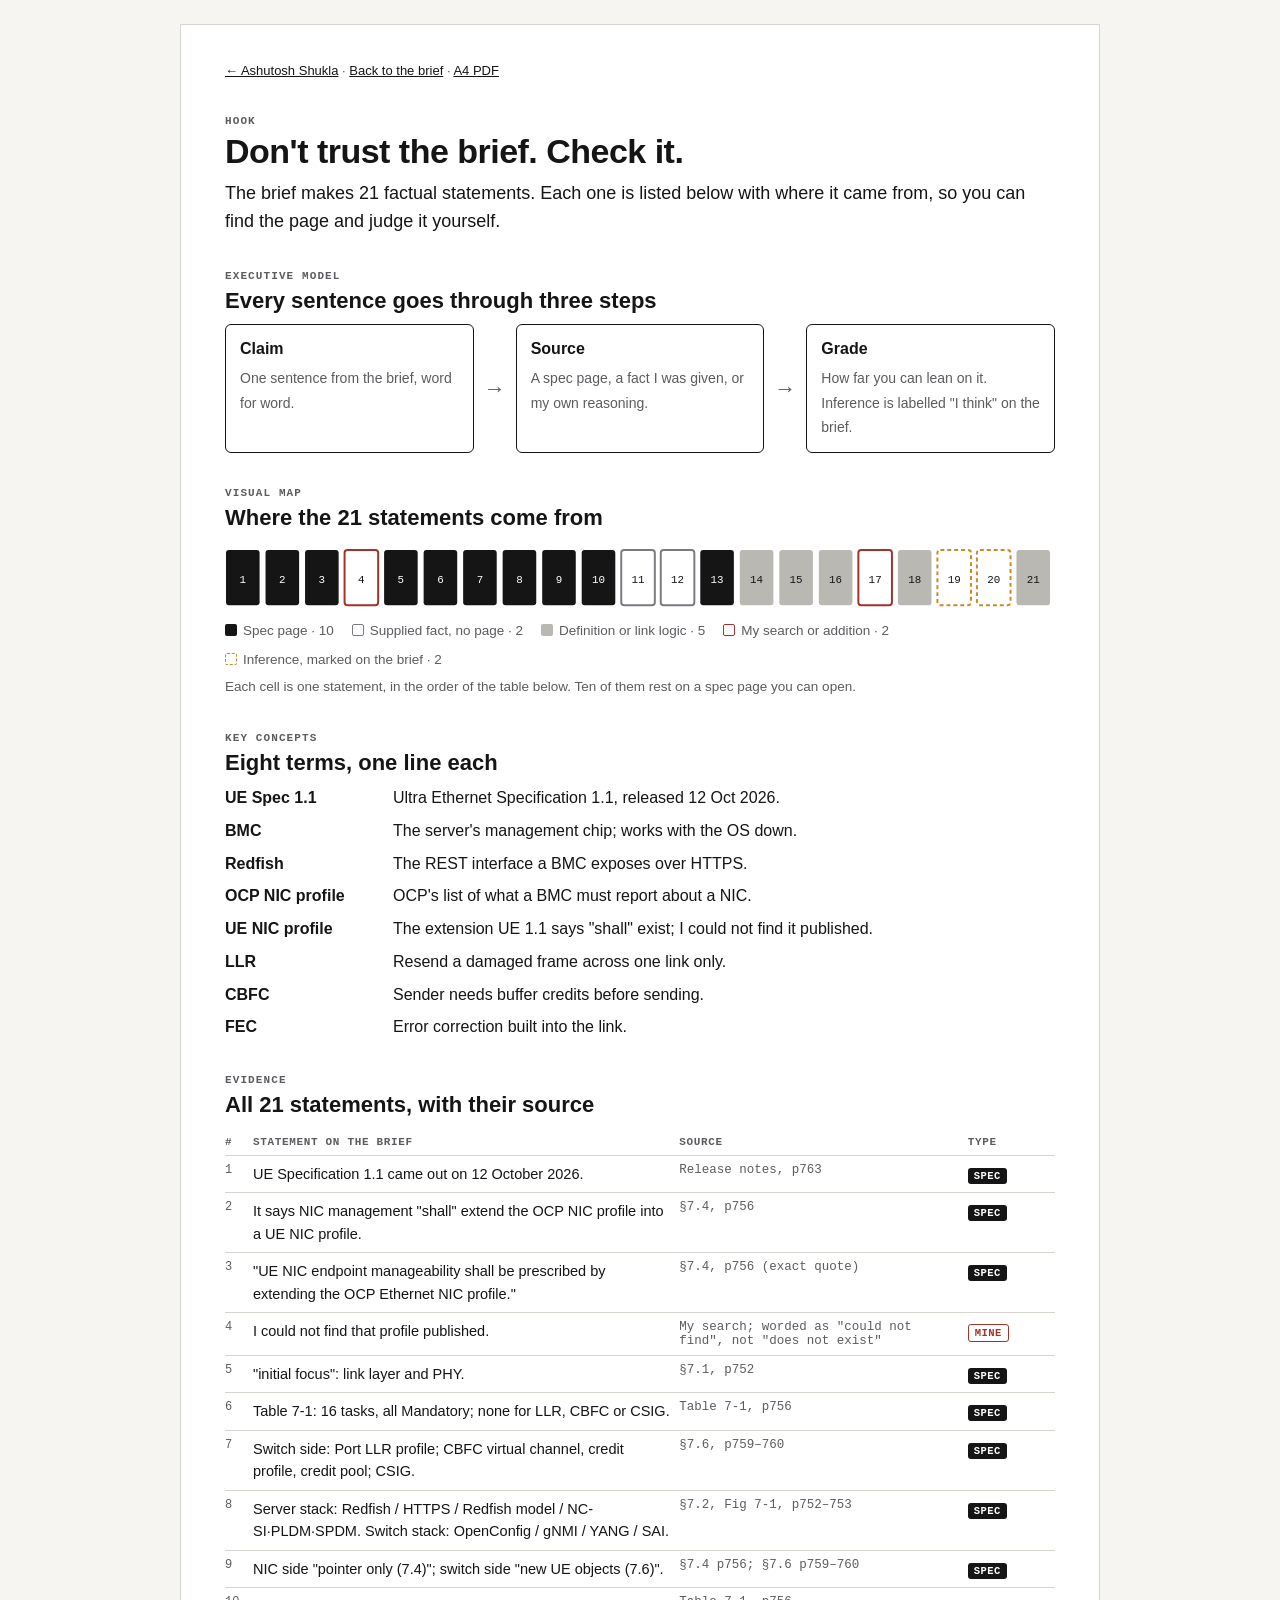
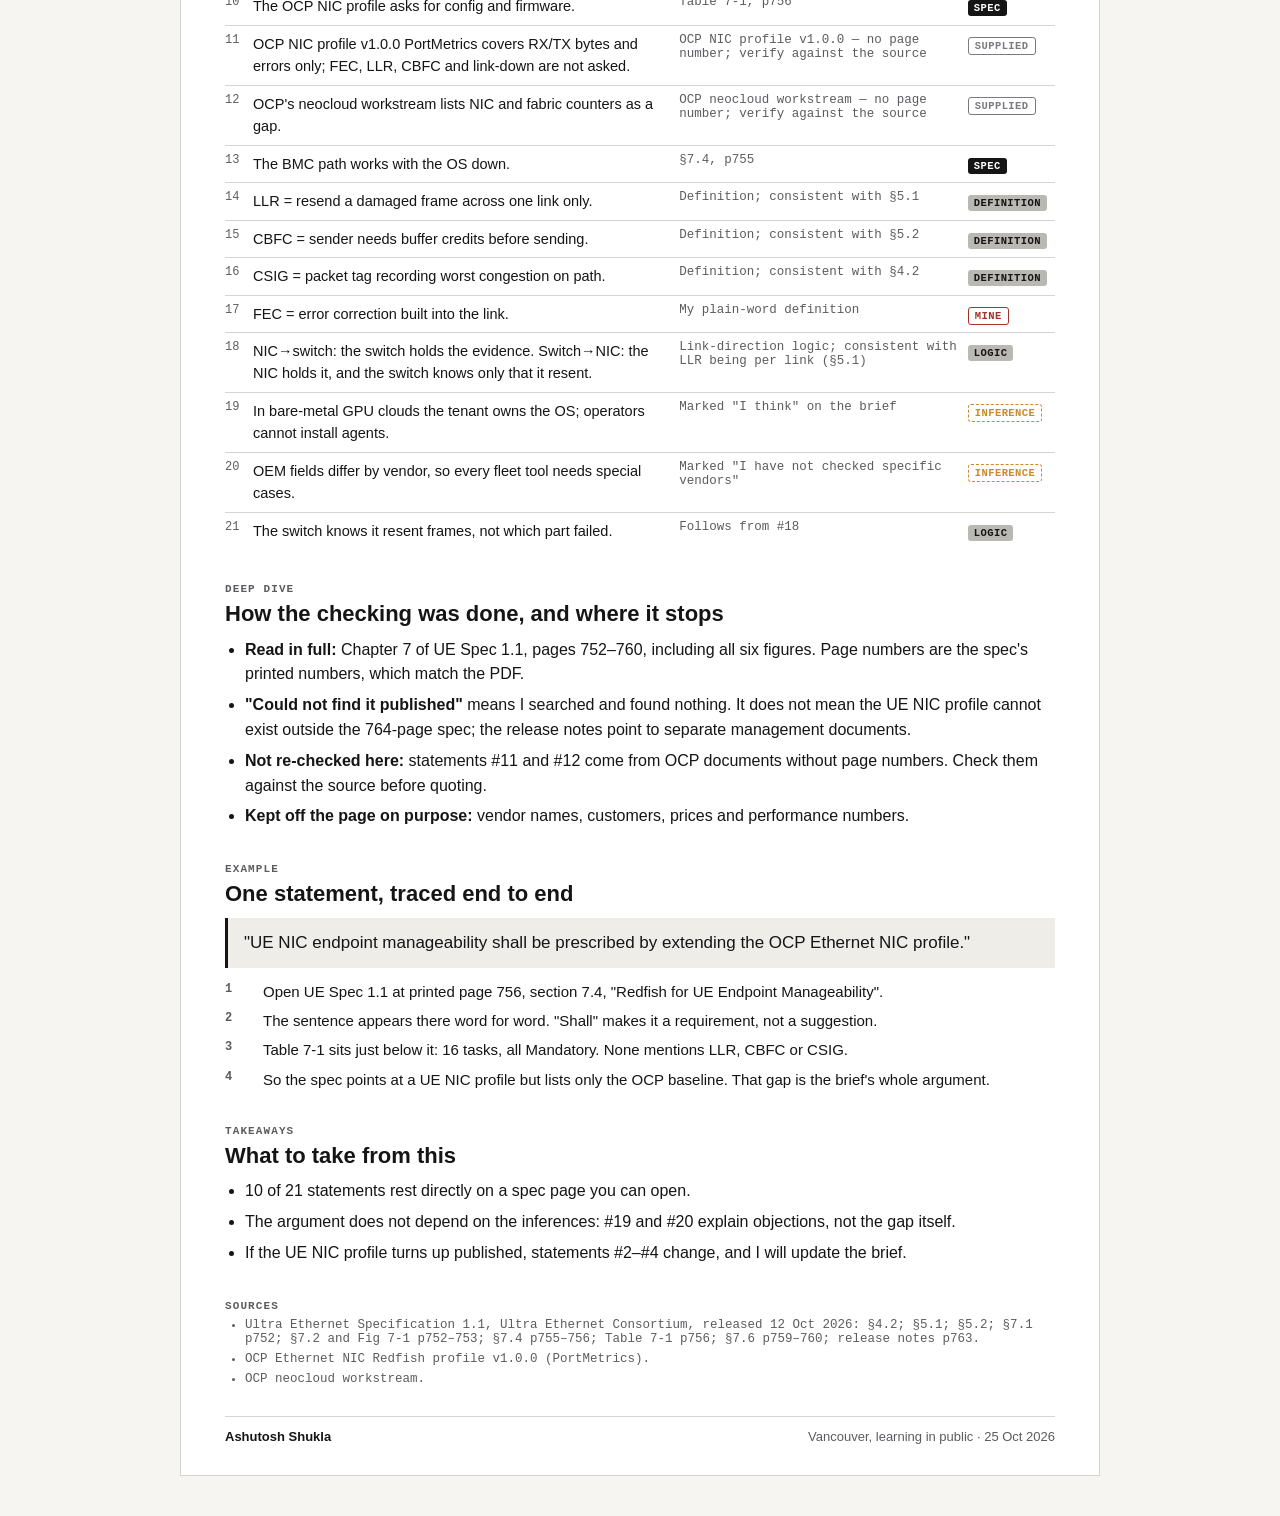
<file: briefs/ue-nic-profile/factcheck.html>
<!doctype html>
<html lang="en">
<head>
<meta charset="utf-8">
<meta name="viewport" content="width=device-width, initial-scale=1">
<title>UE NIC Brief Fact Check</title>
<meta name="description" content="Every factual sentence in the UE NIC profile brief, traced to its source and graded.">
<meta property="og:title" content="Fact check: UEC 1.1 points NIC management at a profile nobody has published">
<meta property="og:description" content="21 sentences, each traced to a spec page or marked as inference.">
<meta property="og:image" content="https://kachajugaad.github.io/briefs/ue-nic-profile/ue-nic-profile-gap.png">
<link rel="icon" href="/favicon.svg">
<style>
  :root { --bg:#f6f5f1; --card:#fff; --ink:#151515; --mute:#5c5c60; --rule:#d5d4cf; --soft:#eeede8;
          --spec:#151515; --sup:#7a7a80; --def:#b9b8b2; --mine:#a3322a; --inf:#c98a2b; }
  @media (prefers-color-scheme: dark) { :root:not([data-theme="light"]) {
          --bg:#0e0e0f; --card:#161617; --ink:#ececea; --mute:#9a9a9e; --rule:#323235; --soft:#1e1e20;
          --spec:#ececea; --sup:#9a9a9e; --def:#55555a; --mine:#ef8a80; --inf:#e5b25e; } }
  :root[data-theme="dark"] { --bg:#0e0e0f; --card:#161617; --ink:#ececea; --mute:#9a9a9e; --rule:#323235; --soft:#1e1e20;
          --spec:#ececea; --sup:#9a9a9e; --def:#55555a; --mine:#ef8a80; --inf:#e5b25e; }
  * { box-sizing:border-box; }
  body { margin:0; background:var(--bg); color:var(--ink); font:16px/1.55 "Helvetica Neue", Helvetica, Arial, sans-serif; padding:24px 16px; }
  .sheet { max-width:920px; margin:0 auto; background:var(--card); border:1px solid var(--rule); padding:36px 44px 28px; }
  .home { font-size:13px; color:var(--mute); margin:0 0 16px; } .home a { color:var(--ink); }
  .step { font:600 11px ui-monospace, Menlo, monospace; letter-spacing:.1em; text-transform:uppercase; color:var(--mute); margin:34px 0 6px; }
  h1 { font-size:34px; line-height:1.08; letter-spacing:-.015em; margin:4px 0 10px; }
  h2 { font-size:22px; line-height:1.2; margin:0 0 10px; }
  p { margin:0 0 10px; }
  .lead { font-size:18px; }
  .model { display:grid; grid-template-columns:1fr auto 1fr auto 1fr; gap:10px; align-items:stretch; }
  .mbox { border:1.5px solid var(--ink); border-radius:6px; padding:12px 14px; }
  .mbox b { display:block; font-size:16px; margin-bottom:4px; }
  .mbox span { color:var(--mute); font-size:14px; }
  .arrow { align-self:center; font-size:22px; color:var(--mute); }
  svg { display:block; width:100%; height:auto; }
  .legend { display:flex; flex-wrap:wrap; gap:8px 18px; font-size:13.5px; color:var(--mute); margin-top:8px; }
  .legend i { display:inline-block; width:12px; height:12px; border-radius:2px; margin-right:6px; vertical-align:-1px; }
  .cap { font-size:13.5px; color:var(--mute); margin-top:6px; }
  dl { display:grid; grid-template-columns:150px 1fr; gap:8px 18px; margin:0; }
  dt { font-weight:700; } dd { margin:0; color:var(--ink); }
  table { width:100%; border-collapse:collapse; font-size:14.5px; }
  th, td { text-align:left; vertical-align:top; padding:7px 8px 7px 0; border-top:1px solid var(--rule); }
  th { font:600 11px ui-monospace, Menlo, monospace; letter-spacing:.06em; text-transform:uppercase; color:var(--mute); border-top:0; }
  td.n { font:12px ui-monospace, Menlo, monospace; color:var(--mute); width:28px; }
  .chip { display:inline-block; font:600 10.5px ui-monospace, Menlo, monospace; letter-spacing:.04em; text-transform:uppercase; padding:2px 6px; border-radius:3px; white-space:nowrap; }
  .c-spec { background:var(--spec); color:var(--card); }
  .c-sup { border:1px solid var(--sup); color:var(--sup); }
  .c-def { background:var(--def); color:var(--ink); }
  .c-mine { border:1px solid var(--mine); color:var(--mine); }
  .c-inf { border:1px dashed var(--inf); color:var(--inf); }
  .src { font:12.5px ui-monospace, Menlo, monospace; color:var(--mute); }
  .quote { border-left:3px solid var(--ink); background:var(--soft); padding:12px 16px; font-size:17px; margin:8px 0 12px; }
  .trace { display:grid; grid-template-columns:28px 1fr; gap:6px 10px; font-size:15px; }
  .trace .k { font:600 12px ui-monospace, Menlo, monospace; color:var(--mute); padding-top:2px; }
  ul { margin:0; padding-left:20px; } li { margin-bottom:6px; }
  footer { margin-top:30px; border-top:1px solid var(--rule); padding-top:10px; font-size:13px; color:var(--mute); display:flex; justify-content:space-between; gap:12px; flex-wrap:wrap; }
  footer b { color:var(--ink); }
  @media (max-width:700px) {
    body { padding:0; } .sheet { border:0; padding:22px 16px; }
    h1 { font-size:27px; } .model { grid-template-columns:1fr; } .arrow { transform:rotate(90deg); justify-self:center; }
    dl { grid-template-columns:1fr; } dd { margin-bottom:6px; }
    .tablewrap { overflow-x:auto; }
  }
</style>
</head>
<body>
<article class="sheet">
  <p class="home"><a href="/">← Ashutosh Shukla</a> · <a href="./">Back to the brief</a> · <a href="ue-nic-profile-gap-a4.pdf">A4 PDF</a></p>

  <p class="step">Hook</p>
  <h1>Don't trust the brief. Check it.</h1>
  <p class="lead">The brief makes 21 factual statements. Each one is listed below with where it came from, so you can find the page and judge it yourself.</p>

  <p class="step">Executive model</p>
  <h2>Every sentence goes through three steps</h2>
  <div class="model">
    <div class="mbox"><b>Claim</b><span>One sentence from the brief, word for word.</span></div>
    <div class="arrow" aria-hidden="true">→</div>
    <div class="mbox"><b>Source</b><span>A spec page, a fact I was given, or my own reasoning.</span></div>
    <div class="arrow" aria-hidden="true">→</div>
    <div class="mbox"><b>Grade</b><span>How far you can lean on it. Inference is labelled "I think" on the brief.</span></div>
  </div>

  <p class="step">Visual map</p>
  <h2>Where the 21 statements come from</h2>
  <svg viewBox="0 0 840 72" role="img" aria-label="21 cells: 10 from spec pages, 2 supplied facts, 5 definitions or logic, 2 my search or addition, 2 inferences.">
    <g id="cells"></g>
  </svg>
  <div class="legend">
    <span><i style="background:var(--spec)"></i>Spec page · 10</span>
    <span><i style="border:1.5px solid var(--sup)"></i>Supplied fact, no page · 2</span>
    <span><i style="background:var(--def)"></i>Definition or link logic · 5</span>
    <span><i style="border:1.5px solid var(--mine)"></i>My search or addition · 2</span>
    <span><i style="border:1.5px dashed var(--inf)"></i>Inference, marked on the brief · 2</span>
  </div>
  <p class="cap">Each cell is one statement, in the order of the table below. Ten of them rest on a spec page you can open.</p>

  <p class="step">Key concepts</p>
  <h2>Eight terms, one line each</h2>
  <dl>
    <dt>UE Spec 1.1</dt><dd>Ultra Ethernet Specification 1.1, released 12 Oct 2026.</dd>
    <dt>BMC</dt><dd>The server's management chip; works with the OS down.</dd>
    <dt>Redfish</dt><dd>The REST interface a BMC exposes over HTTPS.</dd>
    <dt>OCP NIC profile</dt><dd>OCP's list of what a BMC must report about a NIC.</dd>
    <dt>UE NIC profile</dt><dd>The extension UE 1.1 says "shall" exist; I could not find it published.</dd>
    <dt>LLR</dt><dd>Resend a damaged frame across one link only.</dd>
    <dt>CBFC</dt><dd>Sender needs buffer credits before sending.</dd>
    <dt>FEC</dt><dd>Error correction built into the link.</dd>
  </dl>

  <p class="step">Evidence</p>
  <h2>All 21 statements, with their source</h2>
  <div class="tablewrap">
  <table>
    <thead><tr><th>#</th><th>Statement on the brief</th><th>Source</th><th>Type</th></tr></thead>
    <tbody>
      <tr><td class="n">1</td><td>UE Specification 1.1 came out on 12 October 2026.</td><td class="src">Release notes, p763</td><td><span class="chip c-spec">Spec</span></td></tr>
      <tr><td class="n">2</td><td>It says NIC management "shall" extend the OCP NIC profile into a UE NIC profile.</td><td class="src">§7.4, p756</td><td><span class="chip c-spec">Spec</span></td></tr>
      <tr><td class="n">3</td><td>"UE NIC endpoint manageability shall be prescribed by extending the OCP Ethernet NIC profile."</td><td class="src">§7.4, p756 (exact quote)</td><td><span class="chip c-spec">Spec</span></td></tr>
      <tr><td class="n">4</td><td>I could not find that profile published.</td><td class="src">My search; worded as "could not find", not "does not exist"</td><td><span class="chip c-mine">Mine</span></td></tr>
      <tr><td class="n">5</td><td>"initial focus": link layer and PHY.</td><td class="src">§7.1, p752</td><td><span class="chip c-spec">Spec</span></td></tr>
      <tr><td class="n">6</td><td>Table 7-1: 16 tasks, all Mandatory; none for LLR, CBFC or CSIG.</td><td class="src">Table 7-1, p756</td><td><span class="chip c-spec">Spec</span></td></tr>
      <tr><td class="n">7</td><td>Switch side: Port LLR profile; CBFC virtual channel, credit profile, credit pool; CSIG.</td><td class="src">§7.6, p759–760</td><td><span class="chip c-spec">Spec</span></td></tr>
      <tr><td class="n">8</td><td>Server stack: Redfish / HTTPS / Redfish model / NC-SI·PLDM·SPDM. Switch stack: OpenConfig / gNMI / YANG / SAI.</td><td class="src">§7.2, Fig 7-1, p752–753</td><td><span class="chip c-spec">Spec</span></td></tr>
      <tr><td class="n">9</td><td>NIC side "pointer only (7.4)"; switch side "new UE objects (7.6)".</td><td class="src">§7.4 p756; §7.6 p759–760</td><td><span class="chip c-spec">Spec</span></td></tr>
      <tr><td class="n">10</td><td>The OCP NIC profile asks for config and firmware.</td><td class="src">Table 7-1, p756</td><td><span class="chip c-spec">Spec</span></td></tr>
      <tr><td class="n">11</td><td>OCP NIC profile v1.0.0 PortMetrics covers RX/TX bytes and errors only; FEC, LLR, CBFC and link-down are not asked.</td><td class="src">OCP NIC profile v1.0.0 — no page number; verify against the source</td><td><span class="chip c-sup">Supplied</span></td></tr>
      <tr><td class="n">12</td><td>OCP's neocloud workstream lists NIC and fabric counters as a gap.</td><td class="src">OCP neocloud workstream — no page number; verify against the source</td><td><span class="chip c-sup">Supplied</span></td></tr>
      <tr><td class="n">13</td><td>The BMC path works with the OS down.</td><td class="src">§7.4, p755</td><td><span class="chip c-spec">Spec</span></td></tr>
      <tr><td class="n">14</td><td>LLR = resend a damaged frame across one link only.</td><td class="src">Definition; consistent with §5.1</td><td><span class="chip c-def">Definition</span></td></tr>
      <tr><td class="n">15</td><td>CBFC = sender needs buffer credits before sending.</td><td class="src">Definition; consistent with §5.2</td><td><span class="chip c-def">Definition</span></td></tr>
      <tr><td class="n">16</td><td>CSIG = packet tag recording worst congestion on path.</td><td class="src">Definition; consistent with §4.2</td><td><span class="chip c-def">Definition</span></td></tr>
      <tr><td class="n">17</td><td>FEC = error correction built into the link.</td><td class="src">My plain-word definition</td><td><span class="chip c-mine">Mine</span></td></tr>
      <tr><td class="n">18</td><td>NIC→switch: the switch holds the evidence. Switch→NIC: the NIC holds it, and the switch knows only that it resent.</td><td class="src">Link-direction logic; consistent with LLR being per link (§5.1)</td><td><span class="chip c-def">Logic</span></td></tr>
      <tr><td class="n">19</td><td>In bare-metal GPU clouds the tenant owns the OS; operators cannot install agents.</td><td class="src">Marked "I think" on the brief</td><td><span class="chip c-inf">Inference</span></td></tr>
      <tr><td class="n">20</td><td>OEM fields differ by vendor, so every fleet tool needs special cases.</td><td class="src">Marked "I have not checked specific vendors"</td><td><span class="chip c-inf">Inference</span></td></tr>
      <tr><td class="n">21</td><td>The switch knows it resent frames, not which part failed.</td><td class="src">Follows from #18</td><td><span class="chip c-def">Logic</span></td></tr>
    </tbody>
  </table>
  </div>

  <p class="step">Deep dive</p>
  <h2>How the checking was done, and where it stops</h2>
  <ul>
    <li><b>Read in full:</b> Chapter 7 of UE Spec 1.1, pages 752–760, including all six figures. Page numbers are the spec's printed numbers, which match the PDF.</li>
    <li><b>"Could not find it published"</b> means I searched and found nothing. It does not mean the UE NIC profile cannot exist outside the 764-page spec; the release notes point to separate management documents.</li>
    <li><b>Not re-checked here:</b> statements #11 and #12 come from OCP documents without page numbers. Check them against the source before quoting.</li>
    <li><b>Kept off the page on purpose:</b> vendor names, customers, prices and performance numbers.</li>
  </ul>

  <p class="step">Example</p>
  <h2>One statement, traced end to end</h2>
  <div class="quote">"UE NIC endpoint manageability shall be prescribed by extending the OCP Ethernet NIC profile."</div>
  <div class="trace">
    <span class="k">1</span><span>Open UE Spec 1.1 at printed page 756, section 7.4, "Redfish for UE Endpoint Manageability".</span>
    <span class="k">2</span><span>The sentence appears there word for word. "Shall" makes it a requirement, not a suggestion.</span>
    <span class="k">3</span><span>Table 7-1 sits just below it: 16 tasks, all Mandatory. None mentions LLR, CBFC or CSIG.</span>
    <span class="k">4</span><span>So the spec points at a UE NIC profile but lists only the OCP baseline. That gap is the brief's whole argument.</span>
  </div>

  <p class="step">Takeaways</p>
  <h2>What to take from this</h2>
  <ul>
    <li>10 of 21 statements rest directly on a spec page you can open.</li>
    <li>The argument does not depend on the inferences: #19 and #20 explain objections, not the gap itself.</li>
    <li>If the UE NIC profile turns up published, statements #2–#4 change, and I will update the brief.</li>
  </ul>

  <p class="step">Sources</p>
  <ul class="src">
    <li>Ultra Ethernet Specification 1.1, Ultra Ethernet Consortium, released 12 Oct 2026: §4.2; §5.1; §5.2; §7.1 p752; §7.2 and Fig 7-1 p752–753; §7.4 p755–756; Table 7-1 p756; §7.6 p759–760; release notes p763.</li>
    <li>OCP Ethernet NIC Redfish profile v1.0.0 (PortMetrics).</li>
    <li>OCP neocloud workstream.</li>
  </ul>

  <footer><b>Ashutosh Shukla</b><span>Vancouver, learning in public · 25 Oct 2026</span></footer>
</article>
<script>
  // Visual map: one cell per statement, typed in table order.
  const types = ["spec","spec","spec","mine","spec","spec","spec","spec","spec","spec","sup","sup","spec","def","def","def","mine","def","inf","inf","def"];
  const style = { spec:"fill:var(--spec)", sup:"fill:none;stroke:var(--sup);stroke-width:2", def:"fill:var(--def)", mine:"fill:none;stroke:var(--mine);stroke-width:2", inf:"fill:none;stroke:var(--inf);stroke-width:2;stroke-dasharray:4 3" };
  const g = document.getElementById("cells"); const w = 36, gap = 4;
  types.forEach((t, i) => {
    const r = document.createElementNS("http://www.w3.org/2000/svg", "rect");
    r.setAttribute("x", i * (w + gap) + 1); r.setAttribute("y", 8); r.setAttribute("width", w - 2); r.setAttribute("height", 56); r.setAttribute("rx", 3);
    r.setAttribute("style", style[t]); g.appendChild(r);
    const tx = document.createElementNS("http://www.w3.org/2000/svg", "text");
    tx.setAttribute("x", i * (w + gap) + w / 2); tx.setAttribute("y", 41); tx.setAttribute("text-anchor", "middle"); tx.setAttribute("font-size", "11");
    tx.setAttribute("font-family", "ui-monospace, Menlo, monospace");
    tx.setAttribute("style", t === "spec" ? "fill:var(--card)" : "fill:var(--ink)"); tx.textContent = i + 1; g.appendChild(tx);
  });
</script>
</body>
</html>
</file>
<file: assets/v4.css>
/* v4 · living canvas. Palette: Ink & Vermilion (same tokens as anatomy.css). Indigo = evidence and movement, vermilion = the constraint and the decision box.
   One shape repeats: a box outlined in vermilion means "a decision"; what fills it is evidence. Mono + lowercase only for interface chrome. */
:root{--bg:#FCF9F2;--bg2:#F7F2E7;--panel:#FFFDF8;--deck:rgba(255,253,248,.94);--ink:#17171C;--text:#34343C;--muted:#63636E;--faint:#B5AFA2;--rule:#E8E1D2;--rule2:#D4CBB7;
  --ev:#2B3A78;--ev-soft:rgba(43,58,120,.08);--sig:#D8401E;--sig-text:#B2330F;--sig-soft:rgba(216,64,30,.11);--sig-fill:#B2330F;--on-sig:#FFFDF8;color-scheme:light;
  --display:"Playfair Display",Georgia,serif;--serif:"Source Serif 4",Georgia,serif;--sans:"DM Sans",system-ui,sans-serif;--mono:"JetBrains Mono",ui-monospace,Menlo,monospace;
  --box:2px solid var(--sig);--r:6px}
@media (prefers-color-scheme:dark){:root:not([data-theme="light"]):not([data-theme="sepia"]){--bg:#121218;--bg2:#16161D;--panel:#1C1C25;--deck:rgba(28,28,37,.94);--ink:#F1ECE2;--text:#CBC6BC;--muted:#9590A0;--faint:#4F4C5A;--rule:#2A2A35;--rule2:#3C3B4A;--ev:#9FB0F0;--ev-soft:rgba(159,176,240,.12);--sig:#F0613A;--sig-text:#F0613A;--sig-soft:rgba(240,97,58,.15);--sig-fill:#F0613A;--on-sig:#121218;color-scheme:dark}}
:root[data-theme="dark"]{--bg:#121218;--bg2:#16161D;--panel:#1C1C25;--deck:rgba(28,28,37,.94);--ink:#F1ECE2;--text:#CBC6BC;--muted:#9590A0;--faint:#4F4C5A;--rule:#2A2A35;--rule2:#3C3B4A;--ev:#9FB0F0;--ev-soft:rgba(159,176,240,.12);--sig:#F0613A;--sig-text:#F0613A;--sig-soft:rgba(240,97,58,.15);--sig-fill:#F0613A;--on-sig:#121218;color-scheme:dark}
:root[data-theme="sepia"]{--bg:#F8EED8;--bg2:#F0E4C9;--panel:#FBF4E4;--deck:rgba(251,244,228,.95);--ink:#3B2F23;--text:#4E4033;--muted:#6E5E4C;--faint:#B9A98C;--rule:#E0D2B3;--rule2:#CDBB97;--ev:#2B3A78;--ev-soft:rgba(43,58,120,.09);--sig:#D8401E;--sig-text:#A8300E;--sig-soft:rgba(216,64,30,.12);--sig-fill:#A8300E;--on-sig:#FBF4E4;color-scheme:light}

*{box-sizing:border-box}
html{scroll-behavior:smooth;scroll-padding-top:64px}
@media (prefers-reduced-motion:reduce){html{scroll-behavior:auto}*,*::before,*::after{transition:none!important;animation:none!important}}
body{margin:0;background:var(--bg);color:var(--text);font:17px/1.6 var(--serif);-webkit-font-smoothing:antialiased;padding-bottom:calc(92px + env(safe-area-inset-bottom,0px))}
a{color:var(--ev);text-underline-offset:3px}
button{font:inherit;color:inherit;background:none;border:0;cursor:pointer;padding:0}
:focus-visible{outline:2px solid var(--sig);outline-offset:3px;border-radius:2px}
.skip{position:fixed;top:8px;left:8px;z-index:60;background:var(--panel);padding:8px 14px;transform:translateY(-200%);font:500 14px var(--sans)}
.skip:focus{transform:none}
h1,h2,h3{color:var(--ink);text-wrap:balance;margin:0}
h2{font:700 clamp(28px,4vw,40px)/1.12 var(--display);margin:0 0 10px}
h3{font:600 15px/1.3 var(--sans);margin:44px 0 14px;display:flex;align-items:center;gap:8px;flex-wrap:wrap}
.kick{font:500 11px var(--mono);letter-spacing:.14em;text-transform:lowercase;color:var(--muted);margin:0 0 12px}
.lede{font-size:19px;line-height:1.5;color:var(--text);max-width:40em;margin:0 0 28px}
.small-lede{font-size:16px;margin-bottom:18px}
.small{font:14px/1.6 var(--sans);color:var(--muted);margin-top:28px}
.wrap{max-width:1080px;margin:0 auto;padding-left:max(20px,env(safe-area-inset-left,0px));padding-right:max(20px,env(safe-area-inset-right,0px))}

/* top bar */
.bar{position:fixed;top:0;left:0;right:0;z-index:40;display:flex;justify-content:space-between;align-items:center;gap:12px;
  padding:calc(10px + env(safe-area-inset-top,0px)) max(16px,env(safe-area-inset-right,0px)) 10px max(16px,env(safe-area-inset-left,0px));pointer-events:none}
.bar>*{pointer-events:auto;background:var(--deck);border-radius:8px;min-height:40px;display:flex;align-items:center}
.brand{gap:9px;padding:0 12px 0 6px;font:600 14px var(--sans);color:var(--ink);text-decoration:none}
.brand img{width:28px;height:28px;border-radius:50%;object-fit:cover;border:1px solid var(--ev)}
.controls{padding:0 6px;font:500 12px var(--mono);color:var(--muted)}
.controls button{min-height:40px;min-width:44px;padding:0 8px;display:inline-flex;align-items:center;gap:6px;color:var(--ink)}
.controls button:hover{color:var(--sig-text)}
.controls .ic{font-size:10px;letter-spacing:-1px}
.pipe{color:var(--muted)}

/* hero + canvas */
.hero{position:relative;height:100svh;min-height:620px;max-height:900px;overflow:hidden;background:var(--bg)}
.hero canvas{position:absolute;inset:0;width:100%;height:100%;display:block}
.hero .card{position:relative;z-index:2;width:min(500px,calc(100% - 32px));margin-left:max(16px,calc((100vw - 1080px)/2 + 20px));margin-top:clamp(76px,12svh,120px);
  background:var(--deck);border:1px solid var(--rule);border-radius:12px;padding:26px 26px 22px;box-shadow:0 10px 40px -24px rgba(0,0,0,.35)}
.hero h1{font:700 clamp(34px,5vw,50px)/1.05 var(--display);letter-spacing:-.01em;margin:0 0 12px}
.hero .line{font-size:clamp(19px,2.1vw,22px);line-height:1.45;color:var(--ink);margin:0 0 18px}
.eg{font:15px/1.45 var(--sans);color:var(--text);margin:-8px 0 16px}
.eg b{color:var(--sig-text)}
.live{border-top:1px solid var(--rule);padding-top:14px}
.live p{margin:0 0 6px;font:15px/1.45 var(--sans)}
.live-what{display:flex;align-items:center;gap:8px;color:var(--ink);font-weight:600!important}
.dot{width:10px;height:10px;border-radius:2px;background:var(--muted);flex:none;animation:blink 1.4s ease-in-out infinite}
.since{font:500 13px var(--sans);color:var(--muted);margin:-4px 0 14px}
#live-state>span{color:var(--sig-text)}
.cleared .live-what{color:var(--ink)}
.cleared .dot{background:var(--sig);animation:none}
@keyframes blink{50%{opacity:.35}}
.live-limit{color:var(--muted)}
.live-limit b{color:var(--ink);font:600 13px var(--mono);border:1.5px dashed var(--muted);border-radius:4px;padding:1px 6px}
.cleared .live-limit b{color:var(--ev);border-color:var(--ev)}
.from{font-size:13px}
.live-num{font:600 22px/1.2 var(--sans)!important;color:var(--ink);margin:8px 0!important}
.live-num em{font-style:normal;color:var(--ev)}
.live-actions{display:flex;gap:10px;flex-wrap:wrap;margin:12px 0 4px}
.btn{font:600 14px var(--sans);min-height:44px;padding:0 16px;border-radius:8px;border:1.5px solid var(--rule2);color:var(--ink);background:var(--panel)}
.btn:hover{border-color:var(--ink)}
.btn.primary{background:var(--sig-fill);border-color:var(--sig-fill);color:var(--on-sig)}
.btn.primary:hover{filter:brightness(1.08)}
.btn[disabled]{cursor:default}
.btn.primary[disabled]{background:var(--panel);border-color:var(--ev);color:var(--ev)}
.ctas{display:flex;gap:12px;align-items:center;margin:16px 0 0;font:500 14px var(--mono);color:var(--muted)}
.ctas a{color:var(--ink);text-decoration-thickness:1.5px}
.legend{position:absolute;z-index:2;right:max(16px,env(safe-area-inset-right,0px));bottom:calc(96px + env(safe-area-inset-bottom,0px));margin:0;display:flex;gap:14px;flex-wrap:wrap;justify-content:flex-end;
  font:500 11px var(--mono);color:var(--muted);background:var(--deck);padding:6px 10px;border-radius:6px}
.lg-src,.lg-pkt{color:var(--ev)}.lg-q{color:var(--sig-text)}

/* the "So" check line: the decision box, filled with the takeaway */
.so{display:flex;gap:12px;align-items:flex-start;margin:22px 0 0;max-width:46em;font:16px/1.5 var(--sans);color:var(--ink)}
.so{border-left:2px solid var(--ink);padding-left:12px}
.so b{flex:none;font:600 10.5px/1.6 var(--mono);letter-spacing:.06em;text-transform:lowercase;color:var(--muted);margin-top:2px}
.hero .so{margin-top:14px;font-size:15px}

/* sections */
.sec{padding:84px 0 72px}
.sec.alt{background:var(--bg2);border-top:1px solid var(--rule);border-bottom:1px solid var(--rule)}

/* chips */
.conf{display:inline-block;font:600 9.5px/1 var(--mono);letter-spacing:.08em;text-transform:uppercase;padding:3px 5px;border-radius:3px;border:1px solid var(--faint);color:var(--muted);vertical-align:2px;white-space:nowrap}
.conf.R,.conf.R1,.conf.P{border-color:var(--ev);color:var(--ev)}
.conf.S{border-style:dashed}
.conf.draft{border-color:var(--sig);color:var(--sig-text);border-style:dashed}
h3 .conf{flex:0 0 auto;align-self:center}
.conf.plan{border-color:var(--muted);border-style:dashed;text-transform:lowercase;letter-spacing:.04em}

/* featured cards */
.cards{display:grid;grid-template-columns:repeat(3,minmax(0,1fr));gap:18px}
.case{background:var(--panel);border:1px solid var(--rule);border-radius:10px;padding:20px;display:flex;flex-direction:column;gap:12px;min-width:0}
.case .org{font:500 11px var(--mono);color:var(--muted);text-transform:lowercase;letter-spacing:.06em}
.case h3{font:700 21px/1.2 var(--display);margin:0}
.meter{background:var(--bg);border:1px solid var(--rule);border-radius:8px;padding:12px 12px 8px}
.meter svg{display:block;width:100%;height:auto;overflow:visible}
.meter .cap{font:13px/1.4 var(--sans);color:var(--muted);margin:6px 0 0;min-height:2.8em}
.meter .cap b{color:var(--ink)}
.m-track{fill:var(--bg2)}.m-before{fill:var(--muted);opacity:.45}.m-after{fill:var(--sig);opacity:.3}.m-box{fill:none;stroke:var(--sig);stroke-width:2}
.m-t{font:12px var(--sans);fill:var(--muted)}.m-v{font:600 13px var(--sans);fill:var(--ink)}.m-zero{stroke:var(--muted);stroke-width:2.5}
.m-grow{transform-box:fill-box;transform-origin:left;transition:transform 1s cubic-bezier(.2,.7,.2,1)}
.m-rise{transform-box:fill-box;transform-origin:bottom;transition:transform 1s cubic-bezier(.2,.7,.2,1)}
.meter:not(.on) .m-grow{transform:scaleX(0)}.meter:not(.on) .m-rise{transform:scaleY(0)}
.meter .m-step{transition:opacity .4s}.meter:not(.on) .m-step{opacity:0}
.replay{font:500 12px var(--mono);color:var(--muted);min-height:32px}
.replay:hover{color:var(--sig-text)}
.tag{align-self:flex-start;font:500 12.5px/1.3 var(--sans);color:var(--ink);border:1.5px dashed var(--muted);border-radius:4px;padding:3px 8px}
.two{margin:0;display:grid;gap:6px;font:14.5px/1.45 var(--sans)}
.two div{display:grid;grid-template-columns:84px 1fr;gap:8px}
.two dt{font:500 11px/1.9 var(--mono);color:var(--muted);text-transform:lowercase}
.two dd{margin:0;color:var(--text)}
.miss{font:italic 15px/1.45 var(--serif);color:var(--muted);margin:0}
.rule{font:600 15px/1.4 var(--serif);color:var(--ink);margin:0;padding-top:10px;border-top:1px solid var(--rule)}
.case .so{margin-top:auto;font-size:14.5px}
.case .so b{font-size:10px}

/* all cases */
.all{margin-top:34px;border:1px solid var(--rule);border-radius:10px;background:var(--panel)}
.all>summary{list-style:none;cursor:pointer;display:flex;justify-content:space-between;align-items:center;gap:12px;padding:16px 20px;font:600 16px var(--sans);color:var(--ink);min-height:56px}
.all>summary::-webkit-details-marker{display:none}
.all>summary::after{content:"+";font:500 20px var(--mono);color:var(--sig-text)}
.all[open]>summary::after{content:"−"}
.all>summary small{font:400 13px var(--sans);color:var(--muted);margin-left:auto}
.rows{list-style:none;margin:0;padding:0 20px 10px}
.rows>li{border-top:1px solid var(--rule)}
.rows details>summary{list-style:none;cursor:pointer;display:grid;grid-template-columns:1fr auto;gap:4px 16px;padding:14px 0;min-height:44px}
.rows details>summary::-webkit-details-marker{display:none}
.rows .t{font:600 15.5px/1.35 var(--sans);color:var(--ink)}
.rows .o{font:12.5px var(--sans);color:var(--muted);grid-column:1}
.rows .n{grid-row:1/3;grid-column:2;align-self:center;font:600 15px var(--sans);color:var(--ink);text-align:right;white-space:nowrap}
.rows .body{padding:0 0 18px;display:grid;gap:8px;font:15px/1.5 var(--sans);max-width:46em}
.rows .body p{margin:0}
.rows .body b{font:500 11px var(--mono);color:var(--muted);text-transform:lowercase;display:inline-block;min-width:70px}
.rows .mets{display:flex;flex-wrap:wrap;gap:6px 14px;font-size:14px}
.rows .proof a{margin-right:12px;font-size:14px}

/* hard calls as balances */
.balances{display:grid;grid-template-columns:repeat(2,minmax(0,1fr));gap:22px 28px}
.bal{display:grid;grid-template-columns:1fr 1fr;gap:0 14px;min-width:0}
.bal .who{grid-column:1/3;font:500 11px var(--mono);color:var(--muted);text-transform:lowercase;margin-bottom:8px}
.bal .side{font:14.5px/1.45 var(--sans);padding:12px 14px;border-radius:var(--r);min-height:100%}
.bal .side small{display:block;font:500 10px var(--mono);letter-spacing:.08em;text-transform:uppercase;margin-bottom:4px}
.bal .ten{background:var(--panel);border:1px solid var(--rule2);color:var(--text)}
.bal .ten small{color:var(--muted)}
.bal .call{background:var(--panel);border:var(--box);color:var(--ink);font-weight:600}
.bal .call small{color:var(--sig-text);font-weight:600}
.bal .beam{grid-column:1/3;height:16px;position:relative;margin-top:8px}
.bal .beam::before{content:"";position:absolute;left:0;right:0;top:0;border-top:2px solid var(--muted);transform:rotate(1.2deg);transform-origin:center}
.bal .beam::after{content:"";position:absolute;left:50%;top:1px;transform:translateX(-50%);border:8px solid transparent;border-top:12px solid var(--muted);border-bottom:0}
.bal .cost{grid-column:1/3;text-align:center;font:14px/1.4 var(--sans);color:var(--sig-text);margin-top:4px}
.bal .cost b{font:600 10px var(--mono);letter-spacing:.08em;text-transform:uppercase;margin-right:6px}

/* loop */
.loop{list-style:none;margin:0;padding:0;display:grid;grid-template-columns:repeat(5,minmax(0,1fr));gap:14px;counter-reset:s}
.loop .no{font:600 11px var(--mono);color:var(--muted)}
.loop .ex{font:500 13px var(--sans);margin-top:auto}
.planlbl{font:400 13px var(--sans);color:var(--muted)}
.cta{display:inline-flex;align-items:center;text-decoration:none;margin:6px 0 18px}
.loop li{position:relative;background:var(--panel);border:1px solid var(--rule);border-radius:var(--r);padding:14px;display:flex;flex-direction:column;gap:8px;min-width:0}
.loop li:not(:last-child)::after{content:"→";position:absolute;right:-13px;top:16px;font:600 14px var(--mono);color:var(--muted)}
.loop .nm{font:600 15px var(--sans);color:var(--ink)}
.loop .ln{font:13.5px/1.4 var(--sans);color:var(--text)}
.loop .sq{display:flex;flex-wrap:wrap;gap:3px;margin-top:auto}
.loop .sq i{width:11px;height:11px;border-radius:2px;background:var(--sig);opacity:.75}
.loop .ct{font:500 11px var(--mono);color:var(--muted)}
.rules{margin:0;padding:0;list-style:none;display:grid;gap:8px;max-width:46em}
.rules li{display:grid;grid-template-columns:28px 1fr auto;gap:10px;align-items:baseline;padding:10px 0;border-bottom:1px solid var(--rule);font:17px/1.4 var(--serif);color:var(--ink)}
.rules li>span:first-child{font:600 12px var(--mono);color:var(--sig-text)}
.rules li small{font:12px var(--sans);color:var(--muted)}
.plan{list-style:none;margin:0;padding:0;display:grid;grid-template-columns:repeat(3,minmax(0,1fr));gap:14px}
.plan li{border:1.5px dashed var(--rule2);border-radius:var(--r);padding:14px;font:15px/1.45 var(--sans);color:var(--text)}
.plan li b{display:block;font:600 11px var(--mono);color:var(--muted);margin-bottom:4px}

/* T-shape */
.tee{display:grid;grid-template-columns:repeat(8,minmax(0,1fr));gap:6px;max-width:720px}
.tee button{display:flex;flex-direction:column;align-items:center;gap:3px;min-width:0;padding:0;border-radius:6px}
.tee .top{width:100%;height:84px;background:var(--ink);color:var(--bg);border-radius:4px;display:flex;align-items:center;justify-content:center;font:600 11px/1.1 var(--sans);writing-mode:vertical-rl;transform:rotate(180deg);padding:6px 0}
.tee button[aria-pressed="true"] .top{background:var(--sig-fill);color:var(--on-sig)}
.tee i{width:22px;height:16px;border-radius:3px;display:block}
.tee i.h{background:var(--sig);opacity:.75}
.tee i.r{border:1.5px dashed var(--sig)}
.tee .c{font:500 11px var(--mono);color:var(--muted);margin-top:4px}
.tee-list{margin:14px 0 0;font:14.5px/1.5 var(--sans);min-height:1.5em;max-width:46em}
.tee-list b{color:var(--ink)}

/* anatomy figures + tiles */
.figs{display:grid;grid-template-columns:repeat(2,minmax(0,1fr));gap:18px}
.fig{display:block;text-decoration:none;color:inherit;background:var(--panel);border:1px solid var(--rule);border-radius:10px;overflow:hidden}
.fig img{display:block;width:100%;aspect-ratio:12/5;object-fit:cover;object-position:50% 14%;background:var(--bg2)}
.fig .th-d{display:none}
@media (prefers-color-scheme:dark){:root:not([data-theme="light"]):not([data-theme="sepia"]) .fig .th-d{display:block}:root:not([data-theme="light"]):not([data-theme="sepia"]) .fig .th-l{display:none}}
:root[data-theme="dark"] .fig .th-d{display:block}:root[data-theme="dark"] .fig .th-l{display:none}
.fig div{padding:14px 16px}
.fig b{display:block;font:600 16px var(--sans);color:var(--ink)}
.fig p{margin:4px 0 0;font:14px/1.45 var(--sans);color:var(--text)}
.fig small{font:500 10px var(--mono);letter-spacing:.06em;text-transform:lowercase;color:var(--muted)}
.fig:hover b{color:var(--ev)}
.weekone{margin-top:20px;max-width:46em;font:15.5px/1.5 var(--sans);color:var(--ink);border-left:2px solid var(--ink);padding-left:14px}
.weekone p{margin:0 0 6px;font-weight:600}
.weekone ol{margin:0;padding-left:20px;color:var(--text)}
.weekone li{margin:4px 0}
.tiles{display:grid;grid-template-columns:repeat(5,minmax(0,1fr));gap:12px}
.tile{display:flex;flex-direction:column;gap:4px;padding:14px;background:var(--panel);border:1px solid var(--rule);border-radius:8px;text-decoration:none;color:var(--text);font:14px/1.4 var(--sans);min-width:0}
.tile b{color:var(--ink);font-size:15px}
.tile .v{font:600 18px var(--sans);color:var(--ink);margin-top:auto}
.tile:hover{border-color:var(--ev)}

/* contact */
.email{font:600 clamp(20px,3vw,26px) var(--sans);color:var(--ink);user-select:all}
.links{display:flex;flex-wrap:wrap;gap:10px 22px;font:500 16px var(--sans)}
.links a{min-height:44px;display:inline-flex;align-items:center}

/* dock */
.dock{position:fixed;z-index:45;left:50%;transform:translateX(-50%);bottom:calc(12px + env(safe-area-inset-bottom,0px));width:min(620px,calc(100% - 24px));
  display:grid;grid-template-columns:repeat(6,minmax(0,1fr));background:var(--deck);border:1px solid var(--rule);border-radius:14px;box-shadow:0 8px 30px -18px rgba(0,0,0,.4);backdrop-filter:blur(8px)}
.dock a{display:flex;flex-direction:column;align-items:center;justify-content:center;gap:3px;min-height:58px;color:var(--muted);text-decoration:none;font:500 11px var(--mono)}
.dock svg{width:22px;height:22px;fill:none;stroke:currentColor;stroke-width:1.6;stroke-linecap:round;stroke-linejoin:round;transition:transform .2s}
.dock a[aria-current="location"]{color:var(--ink);font-weight:600}
.dock a[aria-current="location"] svg{transform:translateY(-2px);stroke:var(--sig)}
.dock a:hover{color:var(--ink)}
.dock .mark{position:absolute;bottom:4px;left:calc(100%/24);width:calc(100%/12);height:2px;background:var(--sig);border-radius:2px;transform:translateX(calc(var(--i,0)*200%));transition:transform .45s cubic-bezier(.16,1,.3,1)}

/* responsive */
@media (max-width:900px){
  .cards{grid-template-columns:minmax(0,1fr)}
  .loop{grid-template-columns:repeat(2,minmax(0,1fr))}
  .loop li:not(:last-child)::after{display:none}
  .tiles{grid-template-columns:repeat(2,minmax(0,1fr))}
}
@media (max-width:640px){
  body{font-size:16px}
  .hero{height:auto;min-height:0;max-height:none;padding-bottom:24px}
  .hero .card{margin:330px 12px 0;width:auto;padding:20px 18px 18px}
  .hero .ctas,.hero #hero-so{display:none}
  .hero .line{margin-bottom:14px}
  .legend{left:12px;right:12px;justify-content:center;gap:10px;bottom:calc(84px + env(safe-area-inset-bottom,0px))}
  .brand{font-size:13px}
  .controls .lbl{font-size:11px}
  .sec{padding:64px 0 56px}
  .balances{grid-template-columns:minmax(0,1fr)}
  .plan{grid-template-columns:minmax(0,1fr)}
  .figs{grid-template-columns:minmax(0,1fr)}
  .tee .top{height:84px;font-size:10px}
  .tee i{width:16px;height:13px}
  .two div{grid-template-columns:minmax(0,1fr);gap:0}
  .dock a{min-height:54px;font-size:10px}
}
@media (max-width:380px){.loop{grid-template-columns:minmax(0,1fr)}.controls .pipe{display:none}}
</file>
<file: assets/anatomy.css>
/* Palette: Ink & Vermilion — washi paper, sumi ink, indigo = evidence, vermilion = constraint and selection.
   Bright vermilion for strokes and large marks; --sig-text for small text (5.4:1); --sig-fill behind button text (5.8:1 light, 5.75:1 dark).
   Indigo vs vermilion stay ΔE 79 (light) / 77 (dark) apart under deutan, protan and tritan simulation; every text pair passes WCAG AA. */
:root{--bg:#FCF9F2;--bg2:#F7F2E7;--panel:#FFFDF8;--deep:#17171C;--ink:#17171C;--text:#34343C;--muted:#63636E;--faint:#B5AFA2;--rule:#E8E1D2;--rule2:#D4CBB7;--ev:#2B3A78;--ev-soft:rgba(43,58,120,.08);--on-ev:#FCF9F2;--sig:#D8401E;--sig-text:#B2330F;--sig-soft:rgba(216,64,30,.11);--sig-fill:#B2330F;--on-sig:#FFFDF8;--navbg:rgba(252,249,242,.93);--core:#F0613A;color-scheme:light;
  --display:"Playfair Display",Georgia,serif;--serif:"Source Serif 4",Georgia,serif;
  --sans:"DM Sans",system-ui,sans-serif;--mono:"JetBrains Mono",ui-monospace,Menlo,monospace;}
@media (prefers-color-scheme:dark){:root:not([data-theme="light"]){--bg:#121218;--bg2:#16161D;--panel:#1C1C25;--deep:#09090D;--ink:#F1ECE2;--text:#CBC6BC;--muted:#9590A0;--faint:#4F4C5A;--rule:#2A2A35;--rule2:#3C3B4A;--ev:#9FB0F0;--ev-soft:rgba(159,176,240,.12);--on-ev:#121218;--sig:#F0613A;--sig-text:#F0613A;--sig-soft:rgba(240,97,58,.15);--sig-fill:#F0613A;--on-sig:#121218;--navbg:rgba(18,18,24,.92);--core:#F0613A;color-scheme:dark;}}
:root[data-theme="dark"]{--bg:#121218;--bg2:#16161D;--panel:#1C1C25;--deep:#09090D;--ink:#F1ECE2;--text:#CBC6BC;--muted:#9590A0;--faint:#4F4C5A;--rule:#2A2A35;--rule2:#3C3B4A;--ev:#9FB0F0;--ev-soft:rgba(159,176,240,.12);--on-ev:#121218;--sig:#F0613A;--sig-text:#F0613A;--sig-soft:rgba(240,97,58,.15);--sig-fill:#F0613A;--on-sig:#121218;--navbg:rgba(18,18,24,.92);--core:#F0613A;color-scheme:dark;}
*{box-sizing:border-box}
html{scroll-behavior:smooth}
@media (prefers-reduced-motion:reduce){html{scroll-behavior:auto}*{transition:none!important;animation:none!important}}
body{margin:0;background:var(--bg);color:var(--text);font:17px/1.6 var(--serif);-webkit-font-smoothing:antialiased}
a{color:var(--sig)}
.wrap{max-width:1120px;margin:0 auto;padding:0 28px}
button{font:inherit;color:inherit;background:none;border:0;cursor:pointer}
:focus-visible{outline:2px solid var(--sig);outline-offset:3px}

/* nav */
nav.top{position:sticky;top:0;z-index:50;background:var(--navbg);backdrop-filter:blur(10px);border-bottom:1px solid var(--rule)}
nav.top .wrap{display:flex;align-items:center;justify-content:space-between;height:52px;gap:16px}
.brand{display:flex;align-items:center;gap:10px;font:600 14px var(--sans);color:var(--ink);text-decoration:none;white-space:nowrap}
.brand img{width:28px;height:28px;border-radius:50%;object-fit:cover;border:1px solid var(--ev)}
.brand em{color:var(--ev);font-style:normal}
.navlinks{display:flex;gap:18px;overflow-x:auto;scrollbar-width:none}
.navlinks a{font:500 11px var(--mono);letter-spacing:1.4px;text-transform:uppercase;color:var(--muted);text-decoration:none;white-space:nowrap}
.navlinks a:hover{color:var(--sig)}

/* hero */
.hero{padding:72px 0 40px}
.kick{font:500 11px var(--mono);letter-spacing:2.5px;text-transform:uppercase;color:var(--ev);margin:0 0 18px}
.hero h1{font:700 clamp(38px,6vw,68px)/1.03 var(--display);color:var(--sig);letter-spacing:-.01em;margin:0 0 22px;max-width:15ch}
.hero .answer{font-size:clamp(18px,2.2vw,22px);line-height:1.5;color:var(--ink);max-width:36em;margin:0 0 12px}
.hero .answer b{color:var(--sig);font-weight:600}
.hero .since{font:500 12px var(--mono);letter-spacing:1px;color:var(--muted);margin:0 0 28px}
.proofnums{display:grid;grid-template-columns:repeat(4,1fr);border:1px solid var(--rule);border-radius:8px;overflow:hidden;background:var(--bg2);max-width:860px}
.proofnums div{padding:18px 16px;border-right:1px solid var(--rule)}
.proofnums div:last-child{border-right:0}
.proofnums b{display:block;font:700 30px/1 var(--display);color:var(--sig)}
.proofnums span{display:block;font:12.5px/1.4 var(--sans);color:var(--text);margin-top:8px}
.proofnums i{display:block;font:normal 10px var(--mono);letter-spacing:.6px;color:var(--muted);margin-top:4px;text-transform:uppercase}
.ctas{display:flex;flex-wrap:wrap;gap:10px;margin-top:26px}
.btn{display:inline-block;font:600 13px var(--sans);letter-spacing:.3px;padding:11px 18px;border-radius:6px;text-decoration:none;border:1px solid var(--ev);color:var(--ink)}
.btn.primary{background:var(--sig);border-color:var(--sig);color:var(--on-sig)}
.btn:hover{border-color:var(--sig)}

/* sections */
section.sec{padding:70px 0;border-top:1px solid var(--rule)}
section.sec.alt{background:var(--bg2)}
.label{font:500 11px var(--mono);letter-spacing:2.5px;text-transform:uppercase;color:var(--ev);margin:0 0 10px}
h2{font:600 clamp(28px,3.6vw,40px)/1.12 var(--display);color:var(--ink);margin:0 0 12px;max-width:24ch}
h2 i{color:var(--ev);font-weight:400}
.lede{font-size:18px;max-width:40em;margin:0 0 30px;color:var(--text)}
.lede b{color:var(--ink)}

/* two-pane layout: visual + panel */
.pane{display:grid;grid-template-columns:minmax(0,1.25fr) minmax(0,1fr);gap:28px;align-items:start}
.panel{background:var(--bg);border:1px solid var(--rule);border-radius:8px;padding:20px 22px;min-height:220px}
.sec.alt .panel{background:var(--panel)}
.panel h3{font:600 20px/1.25 var(--display);color:var(--ink);margin:0 0 6px}
.panel .sub{font:12px var(--mono);letter-spacing:.5px;color:var(--muted);margin:0 0 12px}
.panel p{margin:0 0 10px;font-size:15.5px}
.unitlist{list-style:none;margin:8px 0 0;padding:0}
.unitlist li{border-top:1px solid var(--rule);}
.unitlist button{display:flex;justify-content:space-between;gap:12px;width:100%;text-align:left;padding:9px 0;font:15px/1.4 var(--serif);color:var(--text)}
.unitlist button:hover{color:var(--sig)}
.unitlist .meta{font:11px var(--mono);color:var(--muted);white-space:nowrap}
svg text{font-family:var(--sans)}

/* loop */
.loopsvg .node circle{fill:var(--bg2);stroke:var(--ev);stroke-width:1.5;transition:fill .2s,stroke .2s}
.loopsvg .node text.n{font:700 13px var(--sans);fill:var(--ink)}
.loopsvg .node text.c{font:12px var(--mono);fill:var(--muted)}
.loopsvg .node{cursor:pointer}
.loopsvg .node:hover circle,.loopsvg .node.on circle{fill:var(--sig-soft);stroke:var(--sig)}
.loopsvg .node.on text.n{fill:var(--sig)}
.loopsvg .arc{fill:none;stroke:var(--ev);stroke-width:1.3;opacity:.7}
.loopsvg .core circle{fill:var(--deep);stroke:var(--sig);stroke-width:1.5}
.loopsvg .core text{fill:var(--sig);font:700 14px var(--sans);letter-spacing:1.5px}
.loopsvg .core text.s{fill:var(--muted);font:12px var(--serif);letter-spacing:0}
.loopsvg .spoke{stroke:var(--rule2);stroke-dasharray:3 4}

/* map */
.lens{display:flex;flex-wrap:wrap;gap:6px;margin:0 0 16px}
.lens button{font:500 11px var(--mono);letter-spacing:1.2px;text-transform:uppercase;padding:7px 11px;border:1px solid var(--rule2);border-radius:20px;color:var(--muted)}
.lens button[aria-pressed="true"]{border-color:var(--sig);color:var(--sig);background:var(--sig-soft)}
.grid{width:100%;border-collapse:separate;border-spacing:0}
.grid th{font:500 10.5px var(--mono);letter-spacing:1.2px;text-transform:uppercase;color:var(--ev);padding:6px 4px;text-align:center}
.grid th.row{text-align:left;font:600 13.5px var(--sans);letter-spacing:0;text-transform:none;color:var(--ink);padding-right:10px;white-space:nowrap}
.grid td{border:1px solid var(--rule);height:46px;text-align:center;padding:0}
.grid td button{width:100%;height:46px;display:flex;align-items:center;justify-content:center;gap:4px;flex-wrap:wrap}
.grid td button:hover,.grid td button.on{background:var(--sig-soft)}
.dot{width:9px;height:9px;border-radius:50%;display:inline-block}
.dot.h{background:var(--sig)}
.dot.r{border:1.5px solid var(--ev)}
.grid tr.dim th,.grid tr.dim td{opacity:.22}
.grid .breadth{font:11px var(--mono);color:var(--muted);padding-left:10px;white-space:nowrap}
.legend{display:flex;flex-wrap:wrap;gap:16px;font:12px var(--sans);color:var(--muted);margin-top:12px}
.legend span{display:inline-flex;align-items:center;gap:6px}

/* path */
.pathsvg .band rect{fill:var(--panel);stroke:var(--rule2)}
.pathsvg .band text{font:10.5px var(--sans);fill:var(--text)}
.pathsvg .lane text{font:600 11px var(--mono);fill:var(--ev);letter-spacing:1px}
.pathsvg .lane line{stroke:var(--rule)}
.pathsvg .mark{fill:var(--ev);cursor:pointer}
.pathsvg .mark.lit{fill:var(--sig)}
.pathsvg .mark.future{fill:var(--faint)}
.pathsvg .axis text{font:11px var(--mono);fill:var(--muted)}
.pathsvg .cursor{stroke:var(--sig);stroke-width:1.5}
.pathsvg .yr{cursor:pointer}
.years{display:flex;flex-wrap:wrap;gap:4px;margin:12px 0 0}
.years button{font:12px var(--mono);padding:5px 8px;border:1px solid var(--rule2);border-radius:4px;color:var(--muted)}
.years button[aria-pressed="true"]{color:var(--on-sig);background:var(--sig);border-color:var(--sig)}
.pathpanel .unitlist{columns:2;column-gap:28px}.pathpanel .unitlist li{break-inside:avoid}
.chain{display:flex;flex-wrap:wrap;gap:6px;align-items:center;margin:0 0 22px;font:13px var(--sans);color:var(--text)}
.chain span{padding:5px 10px;border:1px solid var(--rule2);border-radius:4px}
.chain span.on{border-color:var(--sig);color:var(--sig)}
.chain em{color:var(--faint);font-style:normal}

/* cases */
.cases{display:grid;grid-template-columns:260px minmax(0,1fr);gap:24px}
.rail{display:flex;flex-direction:column;gap:2px;max-height:620px;overflow:auto}
.rail button{text-align:left;padding:10px 12px;border-left:2px solid var(--rule);font:14px/1.35 var(--serif);color:var(--text)}
.rail button small{display:block;font:10.5px var(--mono);color:var(--muted);letter-spacing:.5px;margin-top:2px;text-transform:uppercase}
.rail button[aria-selected="true"]{border-left-color:var(--sig);color:var(--ink);background:var(--bg2)}
.case{background:var(--bg2);border:1px solid var(--rule);border-radius:8px;padding:24px 26px}
.case h3{font:600 24px/1.2 var(--display);color:var(--ink);margin:0 0 4px}
.case .org{font:11.5px var(--mono);letter-spacing:.8px;color:var(--muted);text-transform:uppercase;margin:0 0 18px}
.steps{display:grid;grid-template-columns:130px 1fr;gap:0;border-top:1px solid var(--rule)}
.steps dt{font:600 11px var(--mono);letter-spacing:1.2px;text-transform:uppercase;color:var(--ev);padding:11px 0;border-bottom:1px solid var(--rule)}
.steps dd{margin:0;padding:10px 0;border-bottom:1px solid var(--rule);font-size:15.5px;color:var(--text)}
.steps dd.k{color:var(--ink)}
.metrics{display:flex;flex-wrap:wrap;gap:8px;margin:16px 0 0}
.metric{border:1px solid var(--rule2);border-radius:6px;padding:8px 11px;background:var(--bg)}
.metric b{font:700 18px var(--display);color:var(--sig);margin-right:6px}
.metric span{font:13px var(--sans);color:var(--text)}
.conf{font:600 9.5px var(--mono);letter-spacing:.8px;text-transform:uppercase;padding:2px 5px;border-radius:3px;margin-left:6px;vertical-align:2px;border:1px solid var(--faint);color:var(--muted)}
.conf.R,.conf.P{border-color:var(--ev);color:var(--ev)}
.conf.S{border-style:dashed}
.proofs{display:flex;flex-wrap:wrap;gap:8px;margin-top:16px}
.proofs a{font:600 12px var(--sans);padding:7px 11px;border:1px solid var(--ev);border-radius:5px;text-decoration:none;color:var(--ink)}
.proofs a:hover{border-color:var(--sig);color:var(--sig)}
.note{font:13px var(--sans);color:var(--muted);margin-top:12px;border-left:2px solid var(--faint);padding-left:10px}
.tags{display:flex;flex-wrap:wrap;gap:6px;margin-top:12px}
.tags span{font:10.5px var(--mono);letter-spacing:.6px;text-transform:uppercase;color:var(--muted);border:1px solid var(--rule);padding:3px 7px;border-radius:3px}

/* hard calls */
.calls{display:grid;grid-template-columns:repeat(3,1fr);gap:14px}
.call{background:var(--bg);border:1px solid var(--rule);border-radius:8px;padding:18px 18px 16px;display:flex;flex-direction:column}
.call .k{font:600 10px var(--mono);letter-spacing:1.3px;text-transform:uppercase;color:var(--ev);margin:10px 0 2px}
.call .k:first-child{margin-top:0}
.call p{margin:0;font-size:14.5px;line-height:1.5}
.call p.callp{color:var(--ink);font-weight:600}
.call button{margin-top:14px;align-self:flex-start;font:600 12px var(--sans);color:var(--sig)}

/* AI stack */
.stack{display:flex;flex-direction:column;gap:4px}
.stack button{display:grid;grid-template-columns:28px 1fr auto;align-items:center;gap:10px;padding:10px 14px;border:1px solid var(--rule);border-radius:6px;background:var(--bg);text-align:left;font:15px var(--sans);color:var(--ink)}
.stack button:hover,.stack button.on{border-color:var(--sig)}
.stack .n{font:11px var(--mono);color:var(--muted)}
.st{font:600 10px var(--mono);letter-spacing:1px;text-transform:uppercase;padding:3px 7px;border-radius:3px;white-space:nowrap}
.st.built{background:var(--sig);color:var(--on-sig)}
.st.adjacent{border:1px solid var(--ev);color:var(--ev)}
.st.exploring{border:1px dashed var(--ev);color:var(--ev)}
.st.thesis{border:1px dotted var(--muted);color:var(--muted)}
.figs{display:grid;grid-template-columns:repeat(3,1fr);gap:14px;margin-top:30px}
.fig{display:block;background:var(--bg);border:1px solid var(--rule);border-radius:8px;overflow:hidden;text-decoration:none;color:var(--text)}
.fig:hover{border-color:var(--sig)}
.fig img{display:block;width:100%;aspect-ratio:16/9;object-fit:cover;object-position:top;border-bottom:1px solid var(--rule)}
.fig div{padding:12px 14px}
.fig b{display:block;font:600 16px var(--display);color:var(--ink);margin:2px 0 4px}
.fig small{font:10.5px var(--mono);letter-spacing:1px;color:var(--ev);text-transform:uppercase}
.fig p{margin:0;font-size:13.5px;line-height:1.5}
.next3{display:grid;grid-template-columns:repeat(3,1fr);gap:14px;margin-top:26px}
.next3 div{border-top:2px solid var(--ev);padding-top:12px}
.next3 small{font:10.5px var(--mono);letter-spacing:1px;color:var(--ev);text-transform:uppercase}
.next3 b{display:block;font:600 17px/1.3 var(--display);color:var(--ink);margin:4px 0 6px}
.next3 p{margin:0;font-size:14.5px}

/* proof shelf */
.shelf{display:grid;grid-template-columns:1fr 1fr;gap:28px}
.shelf h3{font:600 12px var(--mono);letter-spacing:1.5px;text-transform:uppercase;color:var(--ev);margin:0 0 10px}
.shelf ul{list-style:none;margin:0;padding:0}
.shelf li{border-top:1px solid var(--rule);padding:9px 0;display:flex;justify-content:space-between;gap:12px;font-size:15px}
.shelf li a{color:var(--ink);text-decoration:none}
.shelf li a:hover{color:var(--sig)}
.shelf li span{font:11px var(--mono);color:var(--muted);white-space:nowrap}
.creds{display:flex;flex-wrap:wrap;gap:6px;margin-top:8px}
.creds span{font:11px var(--mono);border:1px solid var(--rule2);padding:4px 8px;border-radius:3px;color:var(--text)}

footer.contact{padding:70px 0 90px;border-top:1px solid var(--rule)}
footer.contact .row{display:flex;flex-wrap:wrap;gap:10px;margin-top:20px}
.fine{font:12px var(--mono);color:var(--muted);margin-top:30px}

@media (max-width:900px){
  .pane,.cases,.shelf{grid-template-columns:1fr}
  .calls,.figs,.next3{grid-template-columns:1fr}
  .rail{flex-direction:row;overflow-x:auto;max-height:none}
  .rail button{min-width:200px;border-left:0;border-bottom:2px solid var(--rule)}
  .rail button[aria-selected="true"]{border-bottom-color:var(--sig)}
  .proofnums{grid-template-columns:1fr 1fr}
  .proofnums div:nth-child(2){border-right:0}
  .proofnums div:nth-child(-n+2){border-bottom:1px solid var(--rule)}
}
@media (max-width:560px){
  .wrap{padding:0 16px}
  .grid th.row{font-size:12px;white-space:normal}
  .grid .breadth{display:none}
  .steps{grid-template-columns:1fr}
  .steps dt{border-bottom:0;padding-bottom:0}
  .navlinks{display:none}
}

/* semantic overrides: evidence = teal/cyan, constraint & selection = amber */
a{color:var(--ev)}
.hero h1{color:var(--ink)}
.hero .answer b{color:var(--ev)}
.hero .answer b.sig{color:var(--sig-text)}
.proofnums b,.metric b{color:var(--ev)}
.navlinks a:hover,.unitlist button:hover,.shelf li a:hover{color:var(--ev)}
.dot.h{background:var(--ev)}
.dot.r{border-color:var(--ev);opacity:.85}
.chain span.on{border-color:var(--ev);color:var(--ev);background:var(--ev-soft)}
.pathsvg .mark{fill:var(--faint)}
.pathsvg .mark.lit{fill:var(--ev)}
.pathsvg .mark.future{fill:var(--rule)}
.pathsvg .cursor{stroke:var(--sig)}
.st.built{background:var(--ev);color:var(--on-ev)}
.st.adjacent{border:1px solid var(--ev);color:var(--ev)}
.st.exploring{border:1px dashed var(--sig-text);color:var(--sig-text)}
.st.thesis{border:1px dotted var(--muted);color:var(--muted)}
.loopsvg .arc{stroke:var(--muted)}
.loopsvg .node circle{fill:var(--panel);stroke:var(--ev)}
.loopsvg .node:hover circle,.loopsvg .node.on circle{fill:var(--sig-soft);stroke:var(--sig)}
.loopsvg .node.on text.n{fill:var(--ink)}
.loopsvg .core circle{fill:var(--deep);stroke:var(--sig);stroke-width:2}
.loopsvg .core text{fill:var(--sig)}
.loopsvg .core text.s{fill:#C9CED6}
.loopsvg .arrowhead{fill:var(--muted)}
.loopsvg .learn{fill:var(--muted);font-style:italic}
.label,.kick,.steps dt,.call .k,.next3 small,.fig small,.shelf h3,.grid th{color:var(--ev)}
.grid th.row{color:var(--ink)}
.conf.R,.conf.P{border-color:var(--ev);color:var(--ev)}
.btn{border-color:var(--rule2)}
.btn.primary{background:var(--sig);border-color:var(--sig);color:var(--on-sig)}
.proofs a{border-color:var(--rule2)}
.proofs a:hover,.fig:hover,.stack button:hover,.stack button.on,.fcard:hover{border-color:var(--sig)}
.rail button[aria-selected="true"]{border-left-color:var(--sig);background:var(--panel)}
.next3 div{border-top-color:var(--ev)}
.brand img{border-color:var(--ev)}
.brand em{color:var(--sig-text)}
.call button{color:var(--ev)}
.call p.callp{color:var(--ink)}
section.sec.alt{background:var(--bg2)}
.case{background:var(--panel)}
.call,.panel,.stack button,.fig{background:var(--panel)}
.theme{font:500 11px var(--mono);letter-spacing:1px;text-transform:uppercase;color:var(--muted);border:1px solid var(--rule2);border-radius:14px;padding:5px 10px;white-space:nowrap}
.theme:hover{color:var(--ink);border-color:var(--ev)}
@media (max-width:900px){.rail button[aria-selected="true"]{border-bottom-color:var(--sig)}}
.pathsvg .gridline{stroke:var(--rule)}
/* theme-matched thumbnails: light page 1.1:1 with light thumbs vs 14:1 with dark ones (measured) */
.fig .th-d{display:none}
@media (prefers-color-scheme:dark){:root:not([data-theme="light"]) .fig .th-d{display:block}:root:not([data-theme="light"]) .fig .th-l{display:none}}
:root[data-theme="dark"] .fig .th-d{display:block}
:root[data-theme="dark"] .fig .th-l{display:none}
/* the shift: 80/20 -> 90/10 */
.shift{max-width:46em;margin:4px 0 6px}
.shift-lead{font-size:clamp(18px,2.1vw,21px);line-height:1.5;color:var(--ink);margin:0 0 16px}
.shift-lead b{color:var(--ink)}
.shift b.sig,.shift-close b.sig{color:var(--sig-text)}
.bars{display:grid;gap:8px;margin:0 0 16px;max-width:620px}
.bar{display:grid;grid-template-columns:96px 1fr;align-items:center;gap:12px}
.bl{font:500 11px var(--mono);letter-spacing:1px;text-transform:uppercase;color:var(--muted)}
.track{display:flex;height:28px;border-radius:4px;overflow:hidden;border:1px solid var(--rule2)}
.track span{display:flex;align-items:center;padding:0 8px;font:600 11.5px var(--sans);white-space:nowrap;overflow:hidden}
.routine{background:var(--bg2);color:var(--muted)}
.messy{background:var(--sig);color:var(--on-sig);justify-content:flex-start}
.shift-proof{font-size:16.5px;line-height:1.6;color:var(--text);margin:0 0 10px}
.shift-proof b{color:var(--ink)}
.shift-close{font-size:16.5px;line-height:1.6;color:var(--text);margin:0}
.shift-close b{color:var(--ev)}
.note-model{font:12px var(--mono);color:var(--muted);margin:10px 0 18px}
@media (max-width:560px){.bar{grid-template-columns:1fr}.bl{margin-bottom:-4px}}
.oneliner{font:600 clamp(20px,2.6vw,27px)/1.35 var(--display);color:var(--ink);margin:0 0 14px;max-width:30em}
.oneliner b.sig{color:var(--sig-text)}
/* Ink & Vermilion: fills and small text use the accessible shades */
.btn.primary{background:var(--sig-fill);border-color:var(--sig-fill);color:var(--on-sig)}
.years button[aria-pressed="true"]{background:var(--sig-fill);border-color:var(--sig-fill);color:var(--on-sig)}
.lens button[aria-pressed="true"]{color:var(--sig-text)}
.proofs a:hover{color:var(--sig-text)}
.loopsvg .core text{fill:var(--core)}
.loopsvg .core circle{stroke:var(--core)}
.chain em{color:var(--muted)}
/* Kindle-style reading: three themes + highlights with margin notes */
:root{--hl:rgba(216,64,30,.17)}
:root[data-theme="sepia"]{--bg:#F8EED8;--bg2:#F0E4C9;--panel:#FBF4E4;--deep:#2A2119;--ink:#3B2F23;--text:#4E4033;--muted:#6E5E4C;--faint:#B9A98C;
  --rule:#E0D2B3;--rule2:#CDBB97;--ev:#2B3A78;--ev-soft:rgba(43,58,120,.09);--on-ev:#F8EED8;--sig:#D8401E;--sig-text:#A8300E;--sig-soft:rgba(216,64,30,.12);
  --sig-fill:#A8300E;--on-sig:#FBF4E4;--navbg:rgba(248,238,216,.93);--core:#F0613A;--hl:rgba(232,140,40,.26);color-scheme:light}
@media (prefers-color-scheme:dark){:root:not([data-theme="light"]):not([data-theme="sepia"]){--hl:rgba(240,97,58,.24)}}
:root[data-theme="dark"]{--hl:rgba(240,97,58,.24)}
mark.hl{background:linear-gradient(to bottom,transparent 52%,var(--hl) 52%,var(--hl) 94%,transparent 94%);color:inherit;padding:0 .08em;position:relative;cursor:help;
  border-bottom:1px dotted var(--sig-text);border-radius:2px;outline-offset:3px}
mark.hl .note{position:absolute;left:0;top:calc(100% + 8px);width:min(320px,78vw);z-index:30;background:var(--panel);border:1px solid var(--rule2);border-left:3px solid var(--sig);
  border-radius:4px;padding:10px 13px 11px;font:400 14.5px/1.5 var(--serif);color:var(--text);letter-spacing:0;text-transform:none;text-align:left;white-space:normal;
  box-shadow:0 8px 24px rgba(0,0,0,.12);opacity:0;visibility:hidden;transform:translateY(-4px);transition:opacity .15s,transform .15s,visibility .15s}
mark.hl .note::before{content:"Note";display:block;font:600 10px var(--mono);letter-spacing:1.5px;text-transform:uppercase;color:var(--sig-text);margin-bottom:4px}
mark.hl:hover .note,mark.hl:focus .note,mark.hl:focus-within .note{opacity:1;visibility:visible;transform:none}
.oneliner mark.hl,.answer mark.hl{font-weight:inherit}
.reader{display:flex;border:1px solid var(--rule2);border-radius:16px;overflow:hidden;flex:none}
.reader button{font:500 10.5px var(--mono);letter-spacing:1px;text-transform:uppercase;color:var(--muted);padding:5px 9px}
.reader button+button{border-left:1px solid var(--rule2)}
.reader button[aria-pressed="true"]{background:var(--ink);color:var(--bg)}
@media (max-width:560px){.reader button{padding:5px 7px;font-size:10px}}
@media (max-width:560px){.brand .role{display:none}.pathpanel .unitlist{columns:1}nav.top .wrap{gap:8px}}
/* notes leave layout when closed; bottom sheet on phones */
mark.hl .note{display:none}
mark.hl:hover .note,mark.hl:focus .note,mark.hl:focus-within .note{display:block}
@media (max-width:560px){mark.hl .note{position:fixed;left:16px;right:16px;bottom:16px;top:auto;width:auto;transform:none;box-shadow:0 10px 30px rgba(0,0,0,.25)}}
</file>
